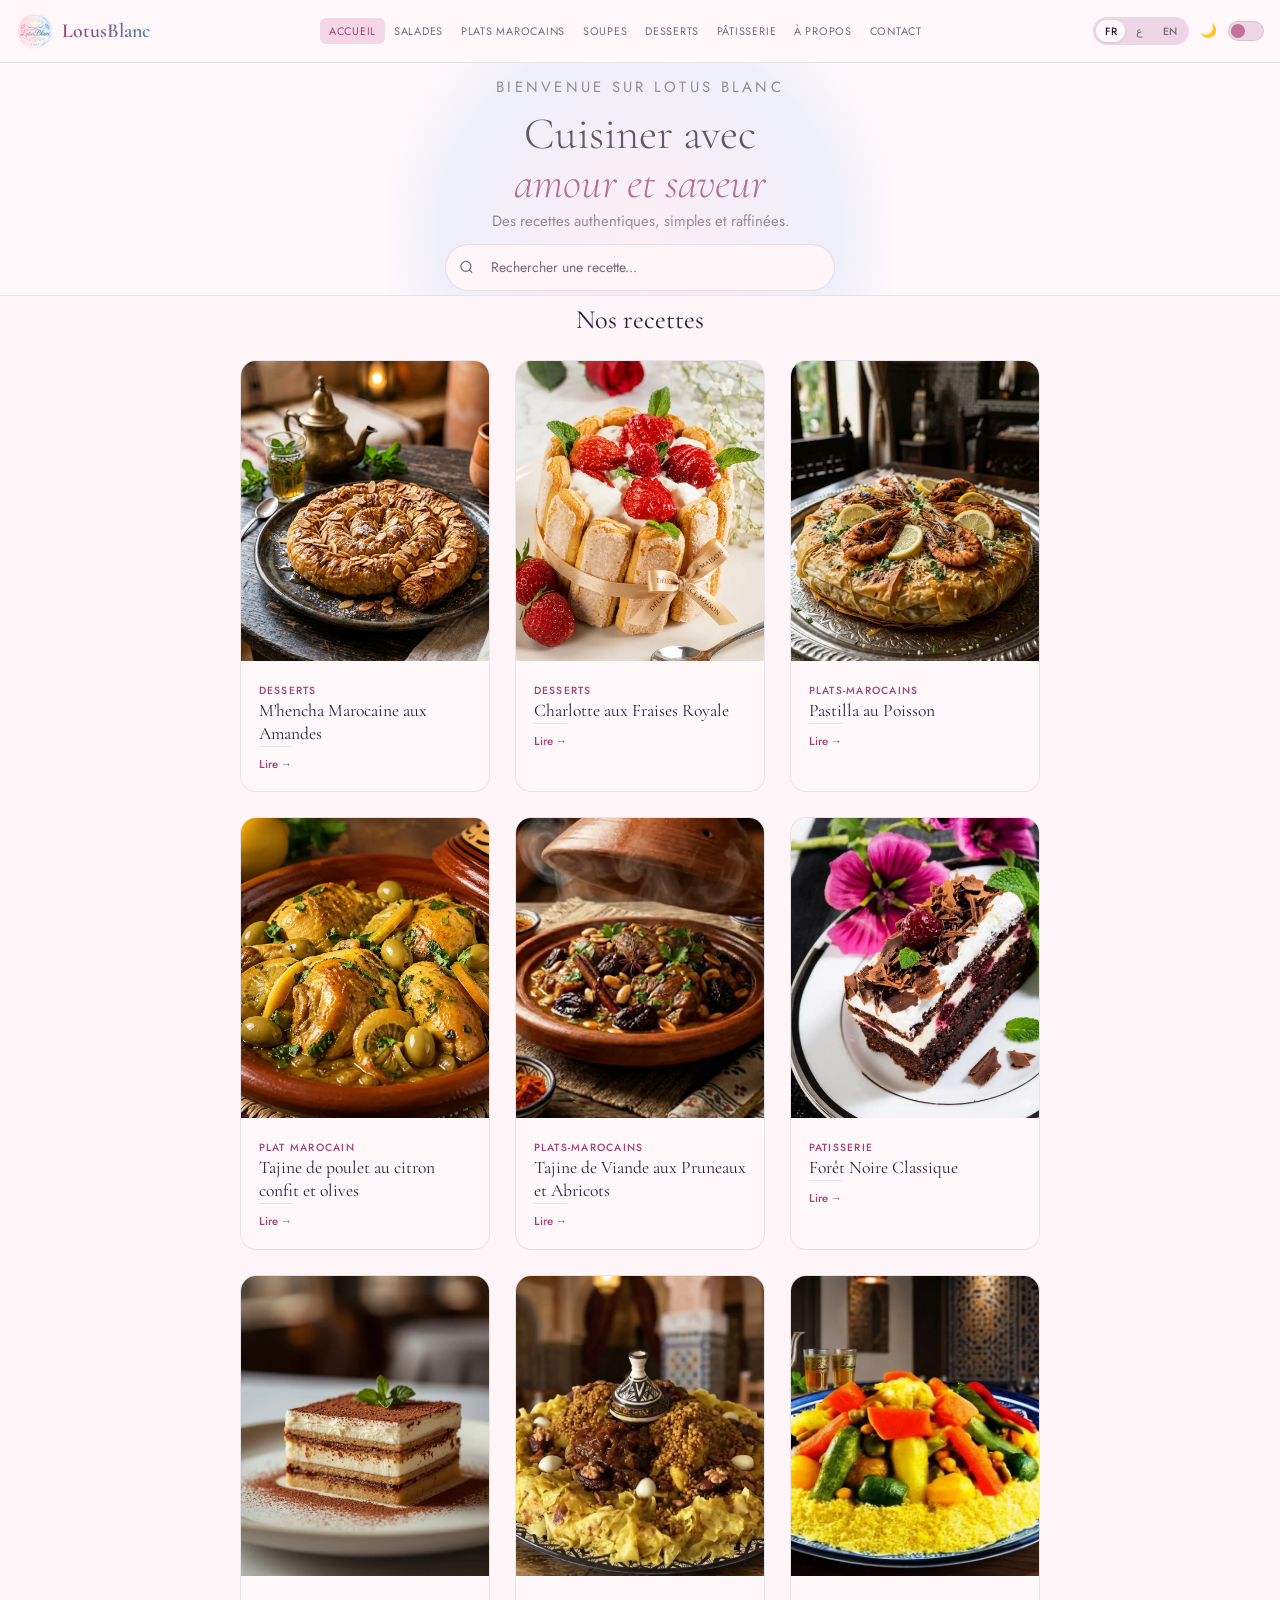
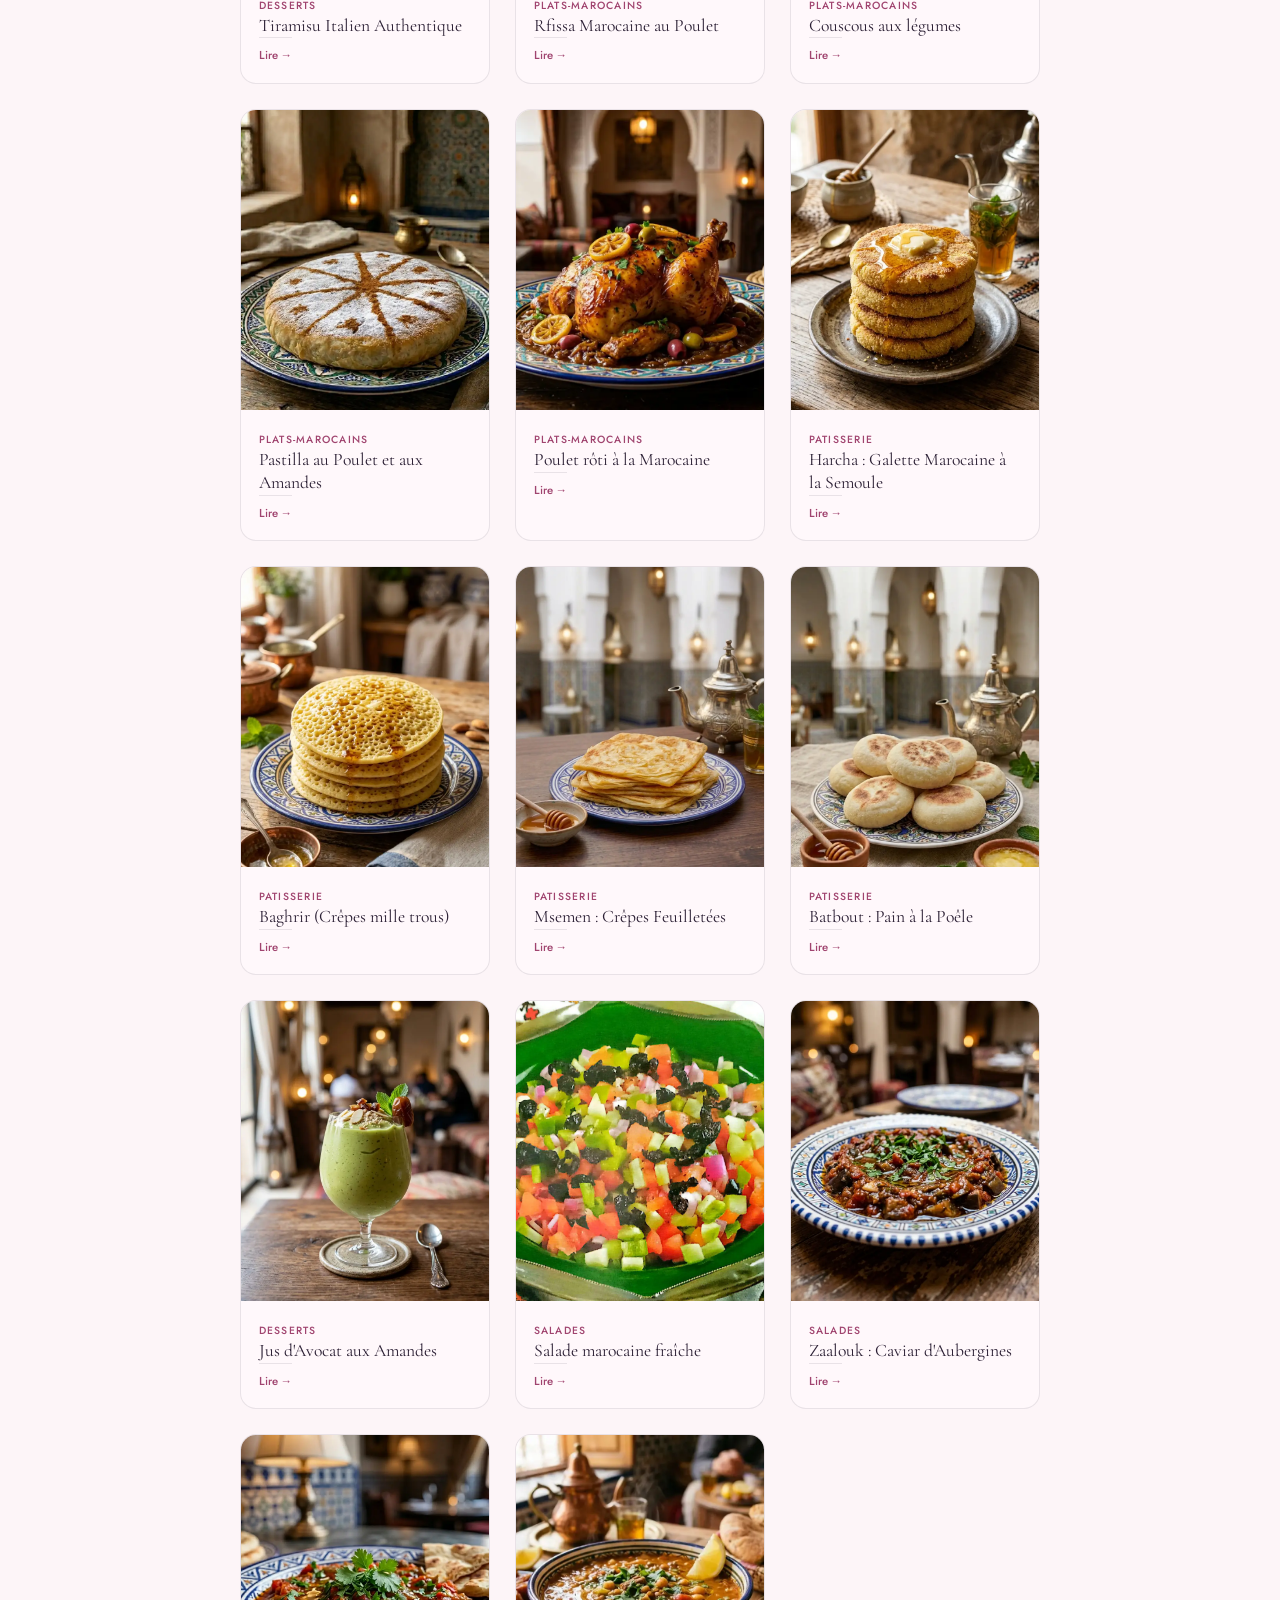
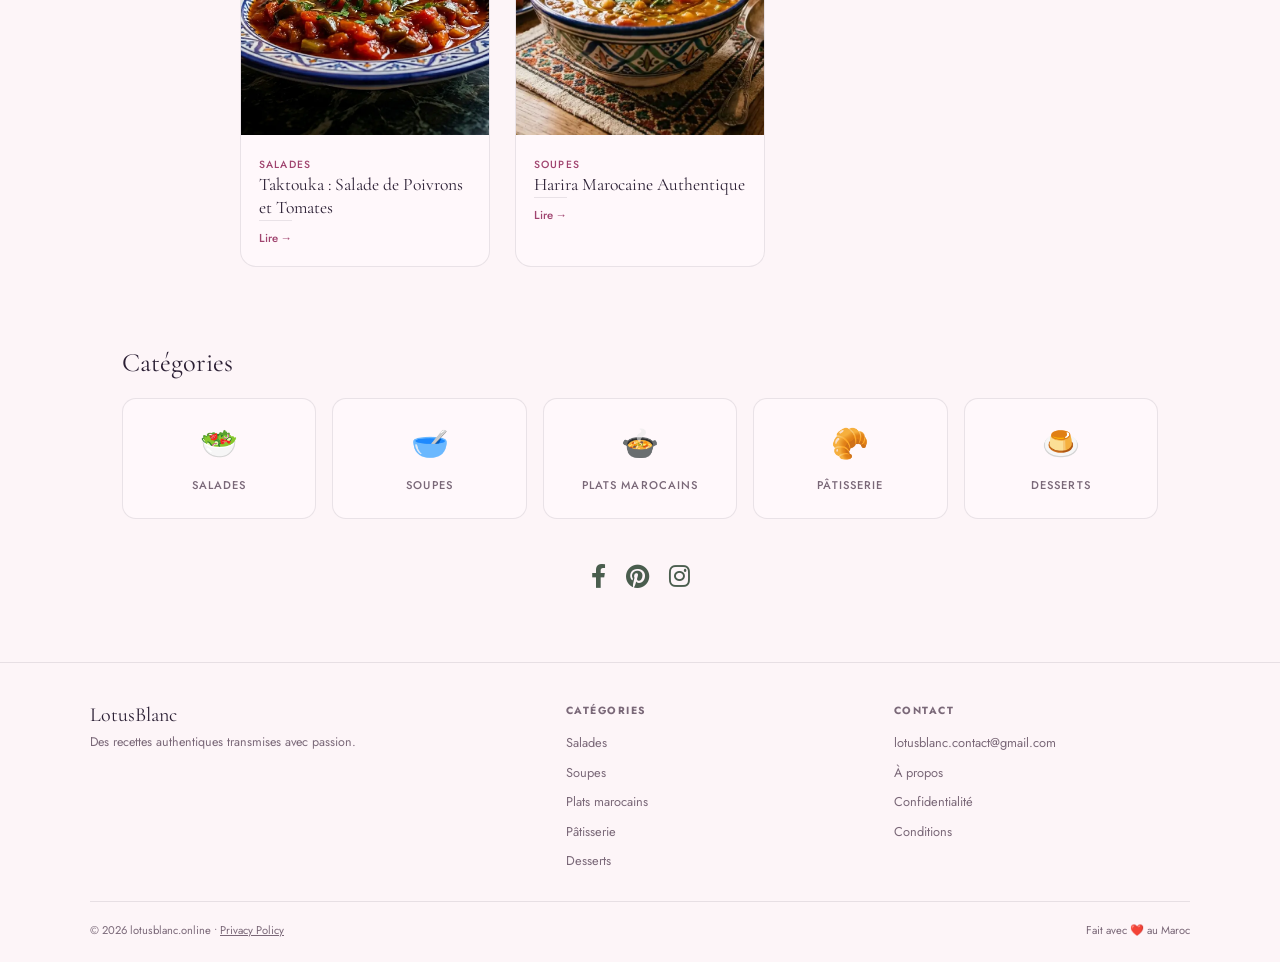
<file: index.html>
<!DOCTYPE html>
<html lang="fr" data-theme="light" dir="ltr">
<head>
    <meta charset="UTF-8"/>
    <meta name="viewport" content="width=device-width, initial-scale=1.0"/>
<script data-cfasync="false" src="https://cmp.gatekeeperconsent.com/min.js"></script>
<script data-cfasync="false" src="https://the.gatekeeperconsent.com/cmp.min.js"></script>

<script async src="//www.ezojs.com/ezoic/sa.min.js"></script>
<script>
    window.ezstandalone = window.ezstandalone || {};
    ezstandalone.cmd = ezstandalone.cmd || [];
</script>
<script src="//ezoicanalytics.com/analytics.js"></script>
    <script async src="https://pagead2.googlesyndication.com/pagead/js/adsbygoogle.js?client=ca-pub-3397433681970345"
     crossorigin="anonymous"></script>
    <title>Recettes Marocaines — Lotus Blanc</title>
    <meta name="google-site-verification" content="aPFOJTKQvkj1MSSjcroBan4xgwFbmGJDCRDD2Rv46A0" />
     <meta name="facebook-domain-verification" content="nqd4lw0if4elaslecgtk9gpojhpq72" />
   
    <meta name="p:domain_verify" content="af4a4e0e0920bd1a32e67c95ecd6333c"/>
    <meta name="description" content="Découvrez les meilleures recettes marocaines et internationales sur Lotus Blanc. Des pâtisseries fines, des plats traditionnels et des desserts gourmands étape par étape."/>
    <meta name="robots" content="index, follow"/>
    <link rel="canonical" href="https://lotusblanc.online/"/>

    <link rel="stylesheet" href="https://cdnjs.cloudflare.com/ajax/libs/font-awesome/6.0.0/css/all.min.css">
    <link href="https://fonts.googleapis.com/css2?family=Cormorant+Garamond:ital,wght@0,300;0,400;0,600;1,300;1,400&family=Jost:wght@300;400;500&display=swap" rel="stylesheet">

       <style>
@import url('https://fonts.googleapis.com/css2?family=Cormorant+Garamond:ital,wght@0,300;0,400;0,600;1,300;1,400&family=Jost:wght@300;400;500&display=swap');
/* 2. كود الـ Scrollbar (زيدي هاد الجزء هنا) */
::-webkit-scrollbar {
    width: 10px;
}

::-webkit-scrollbar-track {
    background: #FDF5F8; /* استعملت اللون الكريمي مباشرة */
}

::-webkit-scrollbar-thumb {
    background: #F5D6E6; /* لون الـ sage-light الوردي */
    border-radius: 10px;
    border: 2px solid #FDF5F8;
}

::-webkit-scrollbar-thumb:hover {
    background: #C0729A; /* لون الـ sage الوردي ملي كنقيسوه */
}
        
.articles-grid {
    display: grid !important;
    /* كيجيب العناصر لوسط السطر */
    justify-content: center !important; 
    
    /* كيخلي الوصفات ياخدو قياس محدد (مثلا 250px) ومايفوتوهش */
    grid-template-columns: repeat(auto-fit, 250px) !important; 
    
    gap: 25px !important;
    max-width: 1200px !important;
    margin: 40px auto !important;
    padding: 0 20px !important;
}

/* ضروري توحدي قياس الصور باش ما تجيش وحدة كبر من وحدة وتخسر السطر */
.art-img {
    height: 300px !important; /* صغرنا الطول شوية باش يجي المنظر متناسق */
    width: 100% !important;
}
    *,*::before,*::after{box-sizing:border-box;margin:0;padding:0}
  

:root{--cream:#FDF5F8;--warm-white:#FFF8FB;--card-bg:#FFF8FB;--sage:#C0729A;--sage-light:#F5D6E6;--sage-dark:#A0446F;--gold:#4A7FB5;--gold-light:#C8DDEF;--charcoal:#2C2035;--muted:#7A6878;--border:rgba(44,32,53,0.10);--header-bg:#FFF8FB;--body-bg:#FDF5F8;--toggle-bg:#EDD6E5;}
[data-theme="dark"]{--cream:#1A1520;--warm-white:#221828;--card-bg:#221828;--sage:#C0729A;--sage-light:#4A1F35;--sage-dark:#E090B8;--gold:#6A9FD5;--gold-light:#1A3550;--charcoal:#F5EEF8;--muted:#B09AB8;--border:rgba(245,238,248,0.10);--header-bg:#160F1C;--body-bg:#1A1520;--toggle-bg:#3A2545;}
html{scroll-behavior:smooth}
body{font-family:'Jost',sans-serif;background:var(--body-bg);color:var(--charcoal);min-height:100vh;transition:background .3s,color .3s}

/* HEADER */
header {
    background: var(--header-bg);
    border-bottom: 1px solid var(--border);
    padding: 0 1rem; /* نقصنا شوية من الجناب */
    position: sticky;
    top: 0;
    z-index: 200;
    transition: background .3s;
    width: 100%; /* ضروري باش يعرف قياس الشاشة */
    box-sizing: border-box; /* باش الـ padding ما يخرجش الهيدر لبرة */
}

nav {
    max-width: 100%; /* بدلي 1400px لـ 100% في الموبايل */
    margin: 0 auto;
    display: flex;
    align-items: center;
    height: 62px;
    justify-content: space-between;
}.logo-wrap{display:flex;align-items:center;gap:8px;text-decoration:none;flex-shrink:0;margin-right:.5rem}
.logo-img{width:38px;height:38px;border-radius:50%;object-fit:cover;flex-shrink:0}
.logo-text{font-family:'Cormorant Garamond',serif;font-size:1.25rem;font-weight:600;background:linear-gradient(90deg,#A0446F,#4A7FB5);-webkit-background-clip:text;-webkit-text-fill-color:transparent;background-clip:text;white-space:nowrap}

.nav-links{display:flex;gap:0;list-style:none;flex:1;justify-content:center;flex-wrap:nowrap}
.nav-links li a{font-size:.68rem;font-weight:400;letter-spacing:.07em;text-transform:uppercase;color:var(--muted);text-decoration:none;padding:.32rem .55rem;border-radius:6px;white-space:nowrap;display:block;transition:color .2s,background .2s}
.nav-links li a:hover,.nav-links li a.active-nav{color:var(--sage-dark);background:var(--sage-light)}

.header-right {
    display: flex;
    align-items: center;
    gap: 8px;
    flex-shrink: 0;
    margin-left: auto;
}

.lang-switcher{display:flex;align-items:center;gap:2px;background:var(--toggle-bg);border-radius:50px;padding:3px;flex-shrink:0}
.lang-btn{font-size:.66rem;font-weight:500;padding:.22rem .55rem;border-radius:50px;border:none;background:transparent;color:var(--muted);cursor:pointer;font-family:'Jost',sans-serif;transition:background .2s,color .2s}
.lang-btn.active{background:var(--card-bg);color:var(--charcoal);box-shadow:0 1px 3px rgba(0,0,0,.08)}

.dark-btn{background:none;border:none;cursor:pointer;font-size:.85rem;line-height:1;padding:.2rem;flex-shrink:0}
.toggle{width:36px;height:20px;background:var(--toggle-bg);border-radius:50px;border:1px solid var(--border);cursor:pointer;position:relative;transition:background .3s;flex-shrink:0}
.toggle::after{content:'';position:absolute;top:2px;left:2px;width:14px;height:14px;border-radius:50%;background:var(--sage);transition:transform .3s}
[data-theme="dark"] .toggle::after{transform:translateX(16px)}

/* الـ Hamburger كيكون مخفي في الشاشة الكبيرة */
.hamburger{display:none;flex-direction:column;gap:4px;cursor:pointer;background:none;border:none;padding:5px;border-radius:6px;flex-shrink:0}
.hamburger span{display:block;width:20px;height:2px;background:var(--charcoal);border-radius:2px;transition:all .25s}
.hamburger.open span:nth-child(1){transform:rotate(45deg) translate(4px,4px)}
.hamburger.open span:nth-child(2){opacity:0;transform:scaleX(0)}
.hamburger.open span:nth-child(3){transform:rotate(-45deg) translate(4px,-4px)}

.mobile-menu{display:none;flex-direction:column;background:var(--header-bg);border-top:1px solid var(--border);padding:.4rem 1.2rem .8rem;transition:background .3s}
.mobile-menu.open{display:flex}
.mobile-menu a {
    font-size: .8rem;
    letter-spacing: .08em;
    text-transform: uppercase;
    color: var(--muted);
    text-decoration: none;
    padding: .65rem 0;
    border-bottom: 1px solid var(--border);
    transition: color .2s;
    text-align: right; 
}
.mobile-menu a:last-child{border-bottom:none}
.mobile-menu a:hover{color:var(--charcoal)}

/* الترتيب ديال الموبايل */
@media(max-width:960px) {
    /* 1. تصغير اللوغو باش نخليو البلاصة */
    .logo-text {
        font-size: 1rem !important; /* نقصناه من 1.25 لـ 1.0 */
    }
    .logo-img {
        width: 30px !important; /* صغرنا الصورة شوية */
        height: 30px !important;
    }

    /* 2. إخفاء الروابط القديمة */
    .nav-links { display: none !important; }

    /* 3. جمع اللغات والمنيو في اليمين بلا زحام */
    .header-right {
        display: flex !important;
        align-items: center;
        gap: 5px; /* مسافة صغيرة بزاف */
        margin-left: auto;
        padding-right: 10px; /* باش ما يخرجش المنيو لبرة */
    }

    /* 4. إظهار اللغات والمنيو */
    .lang-switcher { 
        display: flex !important; 
        transform: scale(0.8); /* تصغير أزرار اللغات */
    }

    .hamburger { 
        display: flex !important; 
        margin-left: 2px;
    }
}
/* GENERAL */
.page-wrap {
    padding-top: 1rem !important; /* قربنا الكارطونات من الهيرو */
    margin-top: 0 !important;
}.breadcrumb{font-size:.75rem;color:var(--muted);margin-bottom:1.5rem}
.breadcrumb a{color:var(--sage-dark);text-decoration:none}
.page-header{margin-bottom:2.5rem;padding-bottom:1.2rem;border-bottom:1px solid var(--border)}
.page-eyebrow{font-size:.68rem;letter-spacing:.2em;text-transform:uppercase;color:var(--sage-dark);margin-bottom:.4rem}
.page-title{font-family:'Cormorant Garamond',serif;font-size:clamp(2rem,5vw,3rem);font-weight:300;color:var(--charcoal)}
.page-title em{font-style:italic;color:var(--sage-dark)}
.section-title{font-family:'Cormorant Garamond',serif;font-size:1.65rem;font-weight:400;color:var(--charcoal)}
.section-eyebrow{font-size:.68rem;letter-spacing:.18em;text-transform:uppercase;color:var(--sage-dark);margin-bottom:.3rem}
.see-all{font-size:.75rem;letter-spacing:.1em;text-transform:uppercase;color:var(--sage-dark);text-decoration:none;font-weight:500}

/* ARTICLES GRID */
.articles-grid{display:grid;grid-template-columns:repeat(4,1fr);gap:1.5rem;padding: 0rem 5% 2rem !important;margin-top: 20px !important;}
.article-card{background:var(--card-bg);border:1px solid var(--border);border-radius:16px;overflow:hidden;cursor:pointer;transition:transform .2s,border-color .2s,background .3s;text-decoration:none;color:inherit;display:block}
.article-card:hover{transform:translateY(-3px);border-color:var(--sage)}
.art-img{height:175px;display:flex;align-items:center;justify-content:center;font-size:3.5rem;overflow:hidden;background:var(--sage-light)}
.art-img img{width:100%;height:100%;object-fit:cover}
.art-body{padding:1rem 1.1rem 1.1rem;display:flex;flex-direction:column;gap:.3rem}
.art-cat{font-size:.65rem;letter-spacing:.12em;text-transform:uppercase;color:var(--sage-dark);font-weight:500}
.art-title{font-family:'Cormorant Garamond',serif;font-size:1.1rem;font-weight:400;color:var(--charcoal);line-height:1.3;flex:1}
.art-lire{font-size:.72rem;color:var(--sage-dark);font-weight:500;margin-top:.4rem;padding-top:.55rem;border-top:1px solid var(--border)}
.art-coming{opacity:.35;cursor:default;pointer-events:none}
.featured-article{grid-row:1/3;grid-column:1}
.featured-article .art-img{height:250px}
.featured-article .art-title{font-size:1.4rem}
.empty-state{text-align:center;padding:4rem 2rem;color:var(--muted);font-size:.9rem;grid-column:1/-1}
.empty-state .empty-icon{font-size:3rem;margin-bottom:1rem;display:block}

/* AD */
.ad-banner-wrap{max-width:1100px;margin:2rem auto 0;padding:0 2rem}
.ad-zone{background:var(--card-bg);border:1px dashed var(--border);border-radius:12px;display:flex;align-items:center;justify-content:center;color:var(--muted);font-size:.72rem;letter-spacing:.08em;text-transform:uppercase;height:90px;width:100%;transition:background .3s}

/* CATEGORIES */
.categories{max-width:1100px;margin:3rem auto;padding:0 2rem}
.cat-grid{display:grid;grid-template-columns:repeat(5,1fr);gap:1rem;margin-top:1.2rem}
.cat-card{background:var(--card-bg);border:1px solid var(--border);border-radius:14px;padding:1.4rem 1rem;text-align:center;cursor:pointer;transition:border-color .2s,transform .2s,background .3s;text-decoration:none;color:inherit;display:block}
.cat-card:hover{border-color:var(--sage);transform:translateY(-2px)}
.cat-icon{font-size:1.9rem;margin-bottom:.45rem;display:block}
.cat-name{font-size:.7rem;letter-spacing:.1em;text-transform:uppercase;color:var(--muted);font-weight:500}

/* HERO */
.hero {
    background: var(--warm-white);
    padding: 0.8rem 1rem 0.3rem !important; 
    text-align: center;
    border-bottom: 1px solid var(--border);
    position: relative;
    overflow: hidden;
    transition: background .3s;
}

.hero + div h2, .hero + div {
    text-align: center !important;
    margin-top: 0.5rem !important;
    margin-bottom: 0.5rem !important;
}

h2 {
    margin-top: 10px !important;
    margin-bottom: 10px !important;
}

/* تعديل الهالة (Glow) باش تولي ذكية */
.hero::before {
    content: '';
    position: absolute;
    top: -80px;
    left: 50%;
    transform: translateX(-50%);
    width: 500px;
    height: 500px;
    /* استعملنا Variables عوض الألوان الثابتة */
    background: radial-gradient(circle, var(--sage-light) 0%, var(--gold-light) 55%, transparent 75%);
    opacity: 0.3;
    pointer-events: none;
    transition: opacity 0.3s, background 0.3s;
}

/* تنقيص جهد الهالة في الـ Dark Mode باش ما تبقاش بقعة بيضاء */
[data-theme="dark"] .hero::before {
    opacity: 0.1; /* خففنا الضو بزاف */
    background: radial-gradient(circle, var(--sage) 0%, transparent 70%);
}

.hero-eyebrow {
    font-size: .7rem;
    letter-spacing: .22em;
    text-transform: uppercase;
    color: var(--sage-dark);
    margin-bottom: 0.6rem;
    display: flex;
    align-items: center;
    justify-content: center;
    gap: 10px;
}

.hero-eyebrow::before, .hero-eyebrow::after {
    content: '';
    width: 28px;
    height: 1px;
    background: var(--sage);
    opacity: .5;
}

.hero h1 {
    font-family: 'Cormorant Garamond', serif;
    font-size: clamp(1.8rem, 5vw, 2.8rem);
    font-weight: 300;
    line-height: 1.1;
    color: var(--charcoal);
    margin-bottom: 0.3rem;
}

/* تعديل الكلمة المائلة في الـ Dark Mode */
.hero h1 em {
    font-style: italic;
    color: var(--sage-dark);
    transition: color 0.3s;
}

.hero > p {
    font-size: .93rem;
    color: var(--muted);
    max-width: 460px;
    margin: 0.2rem auto 0.8rem !important; 
    line-height: 1.2;
    text-align: center;
    display: block;
}

.search-wrap {
    max-width: 390px;
    margin: 0 auto !important;
    position: relative;
}

.search-wrap input {
    width: 100%;
    padding: .78rem 1.2rem .78rem 2.8rem;
    border: 1px solid var(--border);
    border-radius: 50px;
    background: var(--body-bg);
    font-family: 'Jost', sans-serif;
    font-size: .87rem;
    color: var(--charcoal);
    outline: none;
    transition: border-color .2s, background .3s, box-shadow 0.2s;
}

.search-wrap input:focus {
    border-color: var(--sage);
    box-shadow: 0 0 0 3px rgba(192, 114, 154, 0.12);
}

.search-wrap input::placeholder {
    color: var(--muted);
}

.search-icon {
    position: absolute;
    left: .9rem;
    top: 50%;
    transform: translateY(-50%);
    color: var(--muted);
}/* NEWSLETTER */
.newsletter{background:var(--sage-dark);padding:3.5rem 2rem;text-align:center;margin-top:3rem}
.newsletter h2{font-family:'Cormorant Garamond',serif;font-size:1.9rem;font-weight:300;color:white;margin-bottom:.5rem}
.newsletter p{font-size:.85rem;color:rgba(255,255,255,.65);margin-bottom:1.3rem}
.nl-form{display:flex;gap:.7rem;max-width:380px;margin:0 auto}
.nl-form input{flex:1;padding:.7rem 1.1rem;border:1px solid rgba(255,255,255,.25);border-radius:50px;background:rgba(255,255,255,.1);color:white;font-family:'Jost',sans-serif;font-size:.82rem;outline:none}
.nl-form input::placeholder{color:rgba(255,255,255,.5)}
.nl-form button{padding:.7rem 1.3rem;background:var(--gold);color:white;border:none;border-radius:50px;font-family:'Jost',sans-serif;font-size:.78rem;font-weight:500;letter-spacing:.08em;text-transform:uppercase;cursor:pointer;white-space:nowrap;transition:opacity .2s}
.nl-form button:hover{opacity:.85}

/* RECIPE PAGE */
.recipe-wrap{max-width:880px;margin:0 auto;padding:2rem 2rem 5rem}
.back-btn{display:inline-flex;align-items:center;gap:6px;font-size:.75rem;letter-spacing:.08em;text-transform:uppercase;color:var(--muted);cursor:pointer;border:none;background:none;font-family:'Jost',sans-serif;padding:0;margin-bottom:2rem;transition:color .2s;text-decoration:none}
.back-btn:hover{color:var(--charcoal)}
.recipe-hero{display:grid;grid-template-columns:1fr 1fr;gap:2.5rem;margin-bottom:2.5rem;align-items:center}
.recipe-hero-img{border-radius:18px;overflow:hidden;border:1px solid var(--border);aspect-ratio:1;background:var(--sage-light);display:flex;align-items:center;justify-content:center;font-size:5rem}
.recipe-hero-img img{width:100%;height:100%;object-fit:cover}
.badge{display:inline-block;font-size:.65rem;letter-spacing:.14em;text-transform:uppercase;background:var(--sage-light);color:var(--sage-dark);padding:.26rem .75rem;border-radius:50px;margin-bottom:.75rem;font-weight:500}
.recipe-hero-info h1{font-family:'Cormorant Garamond',serif;font-size:2.1rem;font-weight:400;line-height:1.15;color:var(--charcoal);margin-bottom:.8rem}
.recipe-hero-info>p{font-size:.87rem;color:var(--muted);line-height:1.7;margin-bottom:1.3rem}
.recipe-stats{display:grid;grid-template-columns:repeat(4,1fr);background:var(--card-bg);border:1px solid var(--border);border-radius:13px;padding:.9rem;transition:background .3s}
.stat{text-align:center;padding:.35rem 0}
.stat+.stat{border-left:1px solid var(--border)}
.stat-val{display:block;font-family:'Cormorant Garamond',serif;font-size:1.3rem;color:var(--charcoal);line-height:1.2}
.stat-label{font-size:.6rem;letter-spacing:.1em;text-transform:uppercase;color:var(--muted)}
.recipe-body{display:grid;grid-template-columns:240px 1fr;gap:2.5rem;margin-top:2.5rem}
.ingredients-panel{background:var(--card-bg);border:1px solid var(--border);border-radius:15px;padding:1.3rem;height:fit-content;position:sticky;top:78px;transition:background .3s}
.panel-title{font-family:'Cormorant Garamond',serif;font-size:1.2rem;font-weight:400;color:var(--charcoal);margin-bottom:.8rem;padding-bottom:.6rem;border-bottom:1px solid var(--border)}
.ingredient-list{list-style:none}
.ingredient-item{display:flex;align-items:flex-start;padding:.42rem 0;border-bottom:1px solid var(--border);gap:.4rem;font-size:.82rem;color:var(--charcoal)}
.ingredient-item:last-child{border-bottom:none}
.ingredient-item::before{content:'•';color:var(--sage);flex-shrink:0}
.steps-title{font-family:'Cormorant Garamond',serif;font-size:1.35rem;font-weight:400;color:var(--charcoal);margin-bottom:1.2rem;padding-bottom:.6rem;border-bottom:1px solid var(--border)}
.step{display:flex;gap:1rem;margin-bottom:1.5rem}
.step-num{width:27px;height:27px;border-radius:50%;background:var(--sage);color:white;font-size:.75rem;font-weight:500;display:flex;align-items:center;justify-content:center;flex-shrink:0;margin-top:.1rem}
.step-text{font-size:.85rem;color:var(--muted);line-height:1.75;padding-top:.05rem}
.tips-section{margin-top:1.8rem;padding:1.3rem;background:var(--card-bg);border:1px solid var(--border);border-radius:13px;transition:background .3s}
.tips-section h3{font-family:'Cormorant Garamond',serif;font-size:1.2rem;font-weight:400;color:var(--charcoal);margin-bottom:.8rem}
.tips-section ul{list-style:none}
.tips-section li{font-size:.82rem;color:var(--muted);padding:.35rem 0 .35rem 1rem;position:relative;line-height:1.6}
.tips-section li::before{content:'✦';position:absolute;left:0;color:var(--gold);font-size:.55rem;top:.5rem}

/* ABOUT */
.about-wrap{max-width:860px;margin:0 auto;padding:2rem 2rem 5rem}
.about-hero{display:grid;grid-template-columns:1fr 1.6fr;gap:3rem;align-items:center;margin-bottom:3rem;padding-bottom:3rem;border-bottom:1px solid var(--border)}
.about-img{width:100%;aspect-ratio:1;border-radius:50%;background:linear-gradient(135deg,var(--sage-light),var(--gold-light));display:flex;align-items:center;justify-content:center;font-size:5rem;border:3px solid var(--border);position:relative}
.about-img-badge{position:absolute;bottom:8px;right:8px;background:var(--sage-dark);color:white;font-size:.65rem;letter-spacing:.1em;text-transform:uppercase;padding:.32rem .7rem;border-radius:50px;font-weight:500}
.about-intro h1{font-family:'Cormorant Garamond',serif;font-size:2.4rem;font-weight:300;line-height:1.15;color:var(--charcoal);margin-bottom:.9rem}
.about-intro h1 em{font-style:italic;color:var(--sage-dark)}
.about-intro>p{font-size:.88rem;color:var(--muted);line-height:1.8;margin-bottom:.8rem}
.about-stats{display:flex;gap:2rem;margin-top:1.2rem}
.about-stat-num{display:block;font-family:'Cormorant Garamond',serif;font-size:2rem;font-weight:400;color:var(--sage-dark);line-height:1}
.about-stat-label{font-size:.68rem;letter-spacing:.1em;text-transform:uppercase;color:var(--muted)}
.about-section{margin-bottom:2.5rem}
.about-section-title{font-family:'Cormorant Garamond',serif;font-size:1.65rem;font-weight:400;color:var(--charcoal);margin-bottom:.9rem;padding-bottom:.55rem;border-bottom:1px solid var(--border)}
.about-section p{font-size:.88rem;color:var(--muted);line-height:1.85;margin-bottom:.8rem}
.values-grid{display:grid;grid-template-columns:repeat(3,1fr);gap:1rem;margin-top:1.2rem}
.value-card{background:var(--card-bg);border:1px solid var(--border);border-radius:13px;padding:1.3rem 1rem;text-align:center;transition:background .3s}
.value-icon{font-size:1.8rem;margin-bottom:.5rem;display:block}
.value-title{font-family:'Cormorant Garamond',serif;font-size:1rem;font-weight:400;color:var(--charcoal);margin-bottom:.3rem}
.value-desc{font-size:.75rem;color:var(--muted);line-height:1.5}
.contact-box{background:var(--card-bg);border:1px solid var(--border);border-radius:15px;padding:1.8rem;text-align:center;transition:background .3s}
.contact-box h3{font-family:'Cormorant Garamond',serif;font-size:1.45rem;font-weight:400;color:var(--charcoal);margin-bottom:.4rem}
.contact-box p{font-size:.85rem;color:var(--muted);margin-bottom:1.2rem}
.contact-link{display:inline-flex;align-items:center;gap:.5rem;padding:.6rem 1.3rem;border:1px solid var(--border);border-radius:50px;font-size:.8rem;color:var(--charcoal);text-decoration:none;background:var(--body-bg);transition:border-color .2s,background .2s}
.contact-link:hover{border-color:var(--sage);background:var(--sage-light);color:var(--sage-dark)}

/* FOOTER - النسخة المتوافقة مع الـ Dark Mode */
footer {
    background: var(--body-bg); /* غيتبع لون الموقع (أبيض في العادي، غامق في الدارك) */
    padding: 2.5rem 2rem 1.5rem;
    margin-top: auto;
    border-top: 1px solid var(--border);
    transition: background .3s, border-color .3s;
}

.footer-inner {
    max-width: 1100px;
    margin: 0 auto;
    display: grid;
    grid-template-columns: 1.5fr 1fr 1fr;
    gap: 2rem;
    padding-bottom: 1.5rem;
    border-bottom: 1px solid var(--border);
}

.footer-brand-name {
    font-family: 'Cormorant Garamond', serif;
    font-size: 1.25rem;
    color: var(--charcoal); /* اللون الأساسي للنصوص عندك */
    display: block;
    margin-bottom: .4rem;
}

.footer-brand p {
    font-size: .78rem;
    color: var(--muted); /* اللون الباهت للنصوص */
    line-height: 1.6;
}

.footer-col h4 {
    font-size: .65rem;
    letter-spacing: .14em;
    text-transform: uppercase;
    color: var(--muted);
    margin-bottom: .8rem;
}

.footer-col ul {
    list-style: none;
    padding: 0;
}

.footer-col li {
    margin-bottom: .4rem;
}

.footer-col a {
    font-size: .8rem;
    color: var(--muted);
    text-decoration: none;
    transition: color .2s;
}

.footer-col a:hover {
    color: var(--sage-dark); /* لون الهوية عند التمرير */
}

.footer-bottom {
    max-width: 1100px;
    margin: 1.2rem auto 0;
    display: flex;
    justify-content: space-between;
    font-size: .7rem;
    color: var(--muted);
}

/* تعديل للموبايل باش يجي مقاد */
@media (max-width: 768px) {
    .footer-inner {
        grid-template-columns: 1fr;
        gap: 1.5rem;
        text-align: center;
    }
    .footer-bottom {
        flex-direction: column;
        gap: 10px;
        text-align: center;
    }
}
/* RESPONSIVE */

/* 1. للموبايل والتابليت (أقل من 800px) */
@media(max-width:800px){
  .recipe-hero, .recipe-body, .about-hero, .footer-inner { grid-template-columns: 1fr; }
  .ingredients-panel { position: static; }
  .recipe-stats { grid-template-columns: repeat(1fr); }
  .values-grid { grid-template-columns: 1fr 1fr; }
  .footer-bottom { flex-direction: column; gap: .4rem; text-align: center; }
  .nl-form { flex-direction: column; }
  
  /* الوصفات: وصفة وحدة في السطر وطويلة */
  .articles-grid {
      grid-template-columns: 1fr !important;
      gap: 1.5rem !important;
  }
  .featured-article {
      grid-row: auto !important;
      grid-column: 1 !important;
  }
  .art-img {
      height: 300px !important; /* طول كبير للوصفات في التابلت */
      object-fit: cover !important;
  }

  /* الكاتيكوري: 2 في السطر */
  .cat-grid {
      grid-template-columns: repeat(1, 1fr) !important;
      gap: 10px !important;
  }
  .cat-card img, .cat-img { 
      height: 300px !important; 
      object-fit: cover !important;
  }
}

/* 2. للموبايل الصغير (أقل من 500px) - التعديلات النهائية */
@media(max-width:500px) {
   /* كبرنا السطر باش يهز التصويرة الطويلة */
    .articles-grid {
        grid-template-columns: 1fr !important; 
        grid-auto-rows: auto !important; /* كيخلي السطر يتجبد على حساب التصويرة */
        gap: 2rem !important; 
    }

   /* فرض الطول على تصاور الوصفات */
    .art-img {
        height: 350px !important; /* جربي 350px باش يبان ليك الفرق مزيان */
        min-height: 350px !important; /* باش نفرضو عليها ماتصغارش */
        width: 100% !important;
        object-fit: cover !important;
    }
  /* الكاتيكوري: نكبرو حتى الـ Grid ديالهم */
    .cat-grid {
        grid-template-columns: repeat(2, 1fr) !important;
        grid-auto-rows: min-content !important; 
        gap: 15px !important;
    }
   /* فرض الطول على تصاور الكاتيكوري */
    .cat-card img, .cat-img { 
        height: 300px !important; 
        min-height: 300px !important;
        width: 100% !important;
        object-fit: cover !important;
    }

    /* سنطرة العنوان */
    .section-title {
        text-align: center !important;
        width: 100% !important;
        display: block !important;
        margin: 0 auto 10px auto !important;
    }
}
    /* هاد الجزء هو اللي كتحط فيه كود CSS */
        
        .social-links {
            display: flex;
            justify-content: center;
            gap: 20px;
            padding: 20px;
            margin-top: 20px;
        }

        .social-icon {
            color: #4A5D4E; /* لون Lotus Blanc الأخضر */
            font-size: 24px;
            transition: transform 0.3s ease, color 0.3s ease;
            text-decoration: none;
        }

[data-theme="dark"] .social-icon {
    color: var(--muted); /* غيستعمل اللون الباهت اللي ديجا معرف عندك في الدارك مود */
}
        .social-icon:hover {
            color: #c19a6b; /* كيتغير اللون ملي كتحط السهم */
            transform: translateY(-3px);
        }
        [data-theme="dark"] .social-icon:hover {
    color: var(--sage); /* غيولي اللون وردي مالي تقيسو في الدارك مود */
}
           /* BACK TO TOP BUTTON STYLE */
#backToTop {
    position: fixed;
    bottom: 25px;
    left: 50%;
    transform: translateX(-50%);
    background: var(--sage);
    color: white;
    border: 1px solid var(--border);
    width: 45px;
    height: 45px;
    border-radius: 50%;
    font-size: 20px;
    cursor: pointer;
    box-shadow: 0 4px 10px rgba(0, 0, 0, 0.1);
    z-index: 999;
    /* هادي هي اللي غاتخليه مخفي ف الأول */
    display: none; 
    align-items: center;
    justify-content: center;
    transition: background 0.3s, transform 0.3s;
}

#backToTop:hover {
    background: var(--sage-dark);
    transform: translateX(-50%) translateY(-3px);
}

[data-theme="dark"] #backToTop {
    background: var(--sage-light);
    color: var(--body-bg);
}
[data-theme="dark"] #backToTop:hover {
    background: var(--sage);
}
    </style>
</head>
<body>
<header>
  <nav>
    <a class="logo-wrap" href="index.html"><img src="photos/logo.png" alt="Lotus Blanc" class="logo-img"/><span class="logo-text">LotusBlanc</span></a>
    <ul class="nav-links"><li><a href="index.html" class="active-nav" data-fr="Accueil" data-ar="الرئيسية" data-en="Home">Accueil</a></li><li><a href="salades.html" data-fr="Salades" data-ar="سلطات" data-en="Salads">Salades</a></li><li><a href="plats-marocains.html" data-fr="Plats marocains" data-ar="أطباق مغربية" data-en="Moroccan">Plats marocains</a></li><li><a href="soupes.html" data-fr="Soupes" data-ar="شوربات" data-en="Soups">Soupes</a></li><li><a href="desserts.html" data-fr="Desserts" data-ar="تحلية" data-en="Desserts">Desserts</a></li><li><a href="patisserie.html" data-fr="Pâtisserie" data-ar="حلويات" data-en="Pastry">Pâtisserie</a></li><li><a href="about.html" data-fr="À propos" data-ar="من نحن" data-en="About">À propos</a></li><li><a href="mailto:lotusblanc.contact@gmail.com" data-fr="Contact" data-ar="تواصل" data-en="Contact">Contact</a></li></ul>
    <div class="header-right">
      <div class="lang-switcher">
        <button class="lang-btn active" onclick="setLang('fr')">FR</button>
        <button class="lang-btn" onclick="setLang('ar')">ع</button>
        <button class="lang-btn" onclick="setLang('en')">EN</button>
      </div>
      <span id="toggle-icon" class="dark-btn" onclick="toggleTheme()">🌙</span>
      <div class="toggle" onclick="toggleTheme()"></div>
      <button class="hamburger" id="hamburger" onclick="toggleMenu()"><span></span><span></span><span></span></button>
    </div>
    <!-- هادا HTML كيتحط وسط الـ body -->
  
</nav>
  </nav>
  <div class="mobile-menu" id="mobile-menu"><a href="index.html" data-fr="Accueil" data-ar="الرئيسية" data-en="Home">Accueil</a><a href="salades.html" data-fr="Salades" data-ar="سلطات" data-en="Salads">Salades</a><a href="plats-marocains.html" data-fr="Plats marocains" data-ar="أطباق مغربية" data-en="Moroccan">Plats marocains</a><a href="soupes.html" data-fr="Soupes" data-ar="شوربات" data-en="Soups">Soupes</a><a href="desserts.html" data-fr="Desserts" data-ar="تحلية" data-en="Desserts">Desserts</a><a href="patisserie.html" data-fr="Pâtisserie" data-ar="حلويات" data-en="Pastry">Pâtisserie</a><a href="about.html" data-fr="À propos" data-ar="من نحن" data-en="About">À propos</a><a href="mailto:lotusblanc.contact@gmail.com" data-fr="Contact" data-ar="تواصل" data-en="Contact">Contact</a></div>
</header>
    
<section class="hero">
  <p class="hero-eyebrow" data-fr="Bienvenue sur Lotus Blanc" data-ar="مرحباً بكم في لوتس بلان" data-en="Welcome to Lotus Blanc">Bienvenue sur Lotus Blanc</p>
  <h1><span data-fr="Cuisiner avec" data-ar="الطبخ" data-en="Cooking with">Cuisiner avec</span><br/><em data-fr="amour et saveur" data-ar="بحب وشهية" data-en="love and flavor">amour et saveur</em></h1>
  <p data-fr="Des recettes authentiques, simples et raffinées." data-ar="وصفات أصيلة وبسيطة." data-en="Authentic and simple recipes.">Des recettes authentiques, simples et raffinées.</p>
  <div class="search-wrap">
    <svg class="search-icon" width="15" height="15" viewBox="0 0 24 24" fill="none" stroke="currentColor" stroke-width="2"><circle cx="11" cy="11" r="8"/><path d="m21 21-4.35-4.35"/></svg>
    <input type="text" id="searchInput" data-placeholder-fr="Rechercher une recette..." data-placeholder-ar="ابحث عن وصفة..." data-placeholder-en="Search a recipe..." placeholder="Rechercher une recette..."/>
  </div>
</section>

  
  <!-- هاد الكود غايجيب "Nos recettes" للوسط ويطلعها للفوق -->
<div style="width:100%; margin:0 auto; text-align:center; padding:0; position: relative; z-index: 10;">
  <div style="display:block; text-align:center; margin-bottom: 1.5rem;"> <!-- زدنا شوية هاد الهامش -->
    <h2 class="section-title" data-fr="Nos recettes" data-ar="وصفاتنا" data-en="Our recipes" style="text-align:center; width:100%;">Nos recettes</h2>
  </div>
</div>
  
  
  <div class="articles-grid" id="home-grid"></div>
</div>
<section class="categories" style="margin-bottom:3rem;">
  <h2 class="section-title" data-fr="Catégories" data-ar="الفئات" data-en="Categories">Catégories</h2>
  <div class="cat-grid">
    <a class="cat-card" href="salades.html"><span class="cat-icon">🥗</span><span class="cat-name" data-fr="Salades" data-ar="سلطات" data-en="Salads">Salades</span></a>
    <a class="cat-card" href="soupes.html"><span class="cat-icon">🥣</span><span class="cat-name" data-fr="Soupes" data-ar="شوربات" data-en="Soups">Soupes</span></a>
    <a class="cat-card" href="plats-marocains.html"><span class="cat-icon">🍲</span><span class="cat-name" data-fr="Plats marocains" data-ar="أطباق مغربية" data-en="Moroccan">Plats marocains</span></a>
    <a class="cat-card" href="patisserie.html"><span class="cat-icon">🥐</span><span class="cat-name" data-fr="Pâtisserie" data-ar="حلويات" data-en="Pastry">Pâtisserie</span></a>
    <a class="cat-card" href="desserts.html"><span class="cat-icon">🍮</span><span class="cat-name" data-fr="Desserts" data-ar="تحلية" data-en="Desserts">Desserts</span></a>
  </div>
    
    <div class="social-links">
    <a href="https://www.facebook.com/profile.php?id=61589518094362" target="_blank" class="social-icon">
        <i class="fab fa-facebook-f"></i>
    </a>
    
    <a href="https://www.pinterest.com/lotusblanccontact" target="_blank" class="social-icon">
        <i class="fab fa-pinterest"></i>
    </a>
    
    <a href="https://www.instagram.com/lotusblanc.contact" target="_blank" class="social-icon">
        <i class="fab fa-instagram"></i>
    </a>
</div>
</section>


<footer>
  <div class="footer-inner">
    <div class="footer-brand">
        <span class="footer-brand-name">LotusBlanc</span>
        <p class="lang" data-fr="Des recettes authentiques transmises avec passion." data-ar="وصفات أصيلة تنقل بشغف." data-en="Authentic recipes shared with passion.">Des recettes authentiques transmises avec passion.</p>
    </div>
    <div class="footer-col">
        <h4 class="lang" data-fr="Catégories" data-ar="الفئات" data-en="Categories">Catégories</h4>
        <ul>
          <li><a href="salades.html" class="lang" data-fr="Salades" data-ar="سلطات" data-en="Salads">Salades</a></li>
          <li><a href="soupes.html" class="lang" data-fr="Soupes" data-ar="شوربات" data-en="Soups">Soupes</a></li>
          <li><a href="plats-marocains.html" class="lang" data-fr="Plats marocains" data-ar="أطباق مغربية" data-en="Moroccan Dishes">Plats marocains</a></li>
          <li><a href="patisserie.html" class="lang" data-fr="Pâtisserie" data-ar="حلويات" data-en="Pastry">Pâtisserie</a></li>
          <li><a href="desserts.html" class="lang" data-fr="Desserts" data-ar="تحلية" data-en="Desserts">Desserts</a></li>
        </ul>
    </div>
    
    <div class="footer-col">
        <h4 class="lang" data-fr="Contact" data-ar="اتصال" data-en="Contact">Contact</h4>
        <ul>
            <li><a href="mailto:lotusblanc.contact@gmail.com">lotusblanc.contact@gmail.com</a></li>
            <li><a href="about.html" class="lang" data-fr="À propos" data-ar="من نحن" data-en="About Us">À propos</a></li>
            <li><a href="privacy.html" class="lang" data-fr="Confidentialité" data-ar="سياسة الخصوصية" data-en="Privacy Policy">Confidentialité</a></li>
            <li><a href="terms.html" class="lang" data-fr="Conditions" data-ar="شروط الاستخدام" data-en="Terms">Conditions</a></li>
        </ul>
    </div>
  </div>

  <div class="footer-bottom">
    <p>© 2026 lotusblanc.online • <a href="privacy.html" class="lang" data-fr="Privacy Policy" data-ar="سياسة الخصوصية" data-en="Privacy Policy" style="color: inherit; text-decoration: underline;">Privacy Policy</a></p>
    <p class="lang" data-fr="Fait avec ❤️ au Maroc" data-ar="صنع بـ ❤️ في المغرب" data-en="Made with ❤️ in Morocco">Fait avec ❤️ au Maroc</p>
  </div>
</footer>
  <script>

var currentLang = localStorage.getItem('lb-lang') || 'fr';
function toggleTheme() {
  var html = document.documentElement;
  var isDark = html.getAttribute('data-theme') === 'dark';
  html.setAttribute('data-theme', isDark ? 'light' : 'dark');
  var ti = document.getElementById('toggle-icon');
  if (ti) ti.textContent = isDark ? '🌙' : '☀️';
  localStorage.setItem('lb-theme', isDark ? 'light' : 'dark');
}function setLang(lang) {
  currentLang = lang;
  localStorage.setItem('lb-lang', lang);

  // تحديث حالة أزرار اللغة
  document.querySelectorAll('.lang-btn').forEach(function(btn) {
    var map = {fr:'FR', ar:'ع', en:'EN'};
    btn.classList.toggle('active', btn.textContent.trim() === map[lang]);
  });

  // تحديد اتجاه الصفحة (RTL للعربية و LTR للآخرين)
  document.documentElement.setAttribute('dir', lang === 'ar' ? 'rtl' : 'ltr');

  // تغيير النصوص العادية والـ placeholders
  document.querySelectorAll('[data-fr]').forEach(function(el) {
    var val = el.getAttribute('data-' + lang) || el.getAttribute('data-fr');
    if (!val) return;
    if (el.tagName === 'INPUT' || el.tagName === 'TEXTAREA') el.placeholder = val;
    else el.textContent = val;
  });

  document.querySelectorAll('[data-placeholder-fr]').forEach(function(el) {
    el.placeholder = el.getAttribute('data-placeholder-' + lang) || el.getAttribute('data-placeholder-fr');
  });

  // --- التعديلات الجديدة الخاصة بـ "وصفة اليوم" ---
  const featuredInfo = document.querySelector('.featured-info');
  const metaTags = document.querySelector('.meta-tags');
  const featuredCard = document.querySelector('.featured-card');
  const btnFeatured = document.querySelector('.btn-featured');

  if (featuredInfo && metaTags && featuredCard) {
      // تعديل محاذاة النص
      featuredInfo.style.textAlign = (lang === 'ar') ? 'right' : 'left';
      
      // تعديل ترتيب العناصر (الأيقونات والزر)
      metaTags.style.justifyContent = (lang === 'ar') ? 'flex-start' : 'flex-end';
      
      if (btnFeatured) {
          btnFeatured.style.marginLeft = (lang === 'ar') ? 'auto' : '0';
          btnFeatured.style.marginRight = (lang === 'ar') ? '0' : 'auto';
      }

      // قلب الكارطونة (التصويرة تولي على اليمين في العربية)
      featuredCard.style.direction = (lang === 'ar') ? 'rtl' : 'ltr';
  }
  // --- نهاية التعديلات الجديدة ---

  if (typeof onLangChange === 'function') onLangChange(lang);
}
function toggleMenu() {
  var menu = document.getElementById('mobile-menu');
  var btn = document.getElementById('hamburger');
  if (menu) menu.classList.toggle('open');
  if (btn) btn.classList.toggle('open');
}
window.addEventListener('DOMContentLoaded', function() {
  if (localStorage.getItem('lb-theme') === 'dark') {
    document.documentElement.setAttribute('data-theme', 'dark');
    var ti = document.getElementById('toggle-icon');
    if (ti) ti.textContent = '☀️';
  }
  if (currentLang !== 'fr') setLang(currentLang);
});

var ARTICLES_DATA = {"salades": [{"id": "salata-maghribiya", "titre_fr": "Salade marocaine fraîche", "titre_ar": "السلطة المغربية الطازجة", "titre_en": "Fresh Moroccan Salad", "desc_fr": "Une salade colorée et croquante avec des légumes frais.", "desc_ar": "سلطة ملونة ومقرمشة من خضروات طازجة.", "desc_en": "A colorful and crunchy salad with fresh vegetables.", "temps": "10 min", "portions": 4, "difficulte": "●○○", "photo": "photos/salata.webp", "cat_fr": "Salade", "cat_ar": "سلطة", "cat_en": "Salad", "ingredients_fr": ["1 poivron vert", "2 tomates", "1 petit concombre", "1 petit oignon", "Sel & épices", "Huile", "Jus de citron ou vinaigre", "Olives noires (décoration)"], "ingredients_ar": ["فلفل أخضر", "حبتان طماطم", "خيارة صغيرة", "بصلة صغيرة", "ملح وأبزار", "زيت", "عصير الحامض أو الخل", "زيتون أسود (للتزيين)"], "ingredients_en": ["1 green pepper", "2 tomatoes", "1 small cucumber", "1 small onion", "Salt & spices", "Oil", "Lemon juice or vinegar", "Black olives (garnish)"], "etapes_fr": ["Laver et couper tous les légumes en petits dés. Placer dans un bol.", "Mélanger sel, épices, huile et jus de citron pour la vinaigrette.", "Disposer les légumes dans le plat, arroser de vinaigrette et décorer d'olives noires."], "etapes_ar": ["تغسل الخضر جيدا وتقطع قطعا صغيرة وتوضع في آنية.", "يخلط الملح والأبزار والزيت وعصير الحامض لتحضير الصلصة.", "توضع قطع الخضر في طبق التقديم وتسقى بالصلصة وتزين بالزيتون الأسود."], "etapes_en": ["Wash and cut all vegetables into small cubes. Place in a bowl.", "Mix salt, spices, oil and lemon juice for the dressing.", "Arrange vegetables in serving dish, drizzle with dressing and garnish with black olives."], "date": "2025-04-25"}], "soupes": [], "plats-marocains": [{"id": "tajine-poulet", "titre_fr": "Tajine de poulet au citron confit et olives", "titre_ar": "طاجين الدجاج بالحامض المصير والزيتون", "titre_en": "Chicken Tagine with Preserved Lemon and Olives", "desc_fr": "Un délicieux plat marocain riche en saveurs, préparé avec du poulet tendre, du citron confit et des olives.", "desc_ar": "طبق مغربي لذيذ غني بالنكهات، يحضر بالدجاج الطري والحامض المصير والزيتون.", "desc_en": "A delicious Moroccan dish full of flavor, made with tender chicken, preserved lemon, and olives.", "temps": "60 min", "portions": 4, "difficulte": "●●○", "photo": "photos/tajine-poulet.webp", "cat_fr": "Plat marocain", "cat_ar": "طبق مغربي", "cat_en": "Moroccan dish", "ingredients_fr": ["1 poulet coupé en morceaux", "1 oignon haché", "2 gousses d'ail", "1 citron confit", "100g d'olives vertes", "2 cuillères d'huile d'olive", "Sel, poivre, gingembre, curcuma", "Un peu de coriandre et persil"], "ingredients_ar": ["دجاجة مقطعة", "بصلة مفرومة", "فصان من الثوم", "حامضة مصيرة", "100 غ زيتون أخضر", "2 ملاعق زيت الزيتون", "ملح، إبزار، سكنجبير، كركم", "قليل من القزبور والمعدنوس"], "ingredients_en": ["1 whole chicken cut into pieces", "1 chopped onion", "2 garlic cloves", "1 preserved lemon", "100g green olives", "2 tablespoons olive oil", "Salt, pepper, ginger, turmeric", "Some coriander and parsley"], "etapes_fr": ["Faire revenir l'oignon et l'ail dans un peu d'huile d'olive.", "Ajouter le poulet et les épices puis bien mélanger.", "Ajouter un peu d'eau et laisser cuire à feu moyen.", "Ajouter le citron confit et les olives en fin de cuisson.", "Décorer avec coriandre et persil puis servir chaud."], "etapes_ar": ["نقلي البصلة والثوم في قليل من زيت الزيتون.", "نضيف الدجاج والتوابل ونخلط جيدا.", "نضيف القليل من الماء ونتركه يطهى على نار متوسطة.", "نضيف الحامض المصير والزيتون في الأخير.", "نزين بالقزبور والمعدنوس ونقدم ساخنا."], "etapes_en": ["Fry the onion and garlic in a little olive oil.", "Add the chicken and spices and mix well.", "Add a little water and let it cook on medium heat.", "Add preserved lemon and olives at the end.", "Garnish with herbs and serve hot."], "date": "2026-04-26"}], "patisserie": [], "desserts": []};

var catMap = {
  'salades': {fr:'Salade', ar:'سلطة', en:'Salad', icon:'🥗'},
  'soupes': {fr:'Soupe', ar:'شوربة', en:'Soup', icon:'🥣'},
  'plats-marocains': {fr:'Plat marocain', ar:'طبق مغربي', en:'Moroccan dish', icon:'🍲'},
  'patisserie': {fr:'Pâtisserie', ar:'حلويات', en:'Pastry', icon:'🥐'},
  'desserts': {fr:'Dessert', ar:'تحلية', en:'Dessert', icon:'🍮'}
};

function makeCard(a, featured, index) { 
  var cls = featured ? 'article-card featured-article' : 'article-card';
  var currentLang = window.currentLang || 'fr'; 
  var titre = a['titre_' + currentLang] || a.titre_fr;
  var photo = a.photo ? a.photo : (a.photo_b64 ? a.photo_b64 : '');
  var category = a._cat; 
  
  // 1. تحديد الرابط (URL) - من المهم الإبقاء على هذا الجزء لضمان توجيه الطاجين للملف الجديد
  var url;
  if (a.id === "tajine-poulet") {
      url = 'https://lotusblanc.online/tajine-poulet.html';
  } else {
      url = 'https://lotusblanc.online/recette.html?cat=' + category + '&id=' + a.id;
  }
  
  // 2. إعداد اللغات فقط (حذفنا متغيرات Pinterest و WhatsApp)
  var lire = {fr:'Lire →', ar:'اقرأ →', en:'Read →'};
  var loadingStrategy = (index === 0) ? 'eager' : 'lazy';

  // --- بناء الهيكل (HTML) ---
  var html = '<div class="' + cls + '">';
  
  // الكليك على الصورة يوجه للرابط المحدد فوق
  html += '<a href="' + url + '" style="text-decoration:none; color:inherit;">';
  html += '<div class="art-img">';
  
  if (photo) {
      html += '<img src="' + photo + '" alt="' + titre + '" loading="' + loadingStrategy + '">';
  } else {
      html += '<div style="font-size:2.5rem;background:#f0f0f0;height:100%;display:flex;align-items:center;justify-content:center">🍲</div>';
  }
  
  html += '</div>';
  html += '<div class="art-body">';
  html += '<span class="art-cat">' + (a['cat_' + currentLang] || category) + '</span>';
  html += '<h3 class="art-title">' + titre + '</h3>';
  html += '</a>'; // نهاية رابط العنوان والصورة

  // زر "اقرأ المزيد" فقط، بدون أزرار المشاركة
  html += '<a href="' + url + '" style="text-decoration:none; color:inherit;">';
  html += '<span class="art-lire">' + (lire[currentLang] || 'Lire →') + '</span>';
  html += '</div></a>';
  
  html += '</div>'; 
  
  return html;
}

function makePlaceholder(featured) {
  var cls = featured ? 'article-card art-coming featured-article' : 'article-card art-coming';
  var bientot = {fr:'Bientôt...', ar:'قريباً...', en:'Soon...'};
  var nouvelle = {fr:'Nouvelle recette', ar:'وصفة جديدة', en:'New recipe'};
  return '<div class="' + cls + '"><div class="art-img" style="font-size:2.5rem;background:var(--sage-light)">+</div><div class="art-body"><span class="art-cat">' + (bientot[currentLang]||'Bientôt...') + '</span><h3 class="art-title">' + (nouvelle[currentLang]||'Nouvelle recette') + '</h3></div></div>';
}

 let allArticlesForSearch = []; 

function renderHome(filteredData = null) {
    var grid = document.getElementById('home-grid');
    // البحث عن القسم الذي يحتوي على وصفة اليوم
    var recipeDaySection = document.querySelector('.recipe-of-the-day'); 
    
    if (!grid) return;

    if (filteredData) {
        // إذا كان المستخدم يبحث (يوجد نص في الخانة)
        if (recipeDaySection) recipeDaySection.style.display = 'none'; 
        displayArticles(filteredData, grid);
        return;
    }

    // إذا لم يكن هناك بحث (الحالة العادية)
    if (recipeDaySection) recipeDaySection.style.display = 'block'; 

    fetch('articles.json?v=' + Date.now())
        .then(r => r.json())
        .then(data => {
            allArticlesForSearch = [];
            var cats = ['salades','soupes','plats-marocains','patisserie','desserts'];
            cats.forEach(function(cat) {
                (data[cat] || []).forEach(function(item) {
                    item._cat = cat;
                    allArticlesForSearch.push(item);
                });
            });
            allArticlesForSearch.sort((a,b) => (b.date || '').localeCompare(a.date || ''));
            displayArticles(allArticlesForSearch, grid);
        });
}

function displayArticles(articles, grid) {
    var html = '';
    if (articles.length > 0) {
        articles.forEach(function(item, index) {
            // رديناها false باش كاع الكارطات يرجعو صغار وقد قد
            var isFeatured = false; 
            html += makeCard(item, isFeatured, index);
        });
    } else {
        html = '<p style="text-align:center; grid-column: 1/-1; padding: 2rem;">Aucune recette trouvée / لا توجد وصفات</p>';
    }
    grid.innerHTML = html;
}// هادي هي اللي كتربط البحث وكتفتح الموقع
document.addEventListener('DOMContentLoaded', function() {
    renderHome(); // كيعمر allArticlesForSearch وكيبين الصفحة

    const searchInput = document.getElementById('searchInput');
    const recipeDaySection = document.querySelector('.recipe-of-the-day');

    if (searchInput) {
        searchInput.addEventListener('input', function(e) {
            const term = e.target.value.toLowerCase().trim();
            const grid = document.getElementById('home-grid');

            if (term === "") {
                // رجّع "وصفة اليوم" وبَيّن كاع المقالات
                if (recipeDaySection) {
                    recipeDaySection.style.setProperty('display', 'block', 'important');
                }
                displayArticles(allArticlesForSearch, grid);
            } else {
                // كاين بحث: خبي "وصفة اليوم" وصفي النتائج
                if (recipeDaySection) {
                    recipeDaySection.style.setProperty('display', 'none', 'important');
                }
                
                const filtered = allArticlesForSearch.filter(art => {
                    const tFr = (art.titre_fr || "").toLowerCase();
                    const tAr = (art.titre_ar || "").toLowerCase();
                    const tEn = (art.titre_en || "").toLowerCase();
                    const cat = (art._cat || "").toLowerCase();
                    
                    return tFr.includes(term) || tAr.includes(term) || tEn.includes(term) || cat.includes(term);
                });
                
                displayArticles(filtered, grid);
                
                // سكرول للفوق باش يشوف النتائج الأولى
                window.scrollTo({ top: 0, behavior: 'smooth' });
            }
        });
    }
});
function onLangChange(lang) {
    // تحديث اللغة العالمية
    window.currentLang = lang; 

    // 1. إعادة عرض المقالات باللغة الجديدة
    if (allArticlesForSearch.length > 0) {
        renderHome(allArticlesForSearch);
    }

    // 2. تحديث Placeholder ديال البحث
    const searchInput = document.getElementById('searchInput');
    if (searchInput) {
        const newPlaceholder = searchInput.getAttribute('data-placeholder-' + lang);
        if (newPlaceholder) {
            searchInput.placeholder = newPlaceholder;
        }
    }
}
      window.addEventListener('scroll', function() {
    var backToTopButton = document.getElementById('backToTop');
    if (window.scrollY > 300) {
        backToTopButton.style.display = 'flex';
    } else {
        backToTopButton.style.display = 'none';
    }
});

// كود الضغطة باش يطلع لفوق
document.getElementById('backToTop').addEventListener('click', function() {
    window.scrollTo({ top: 0, behavior: 'smooth' });
});
</script>

<!-- الزر كيكون هو اللخر قبل ما نسدو الـ body -->
    <button id="backToTop" title="العودة للأعلى">↑</button>

    <!-- السكربت ضروري يكون هو آخر حاجة -->
    <script src="script.js"></script>
</body>
</html>
</file>
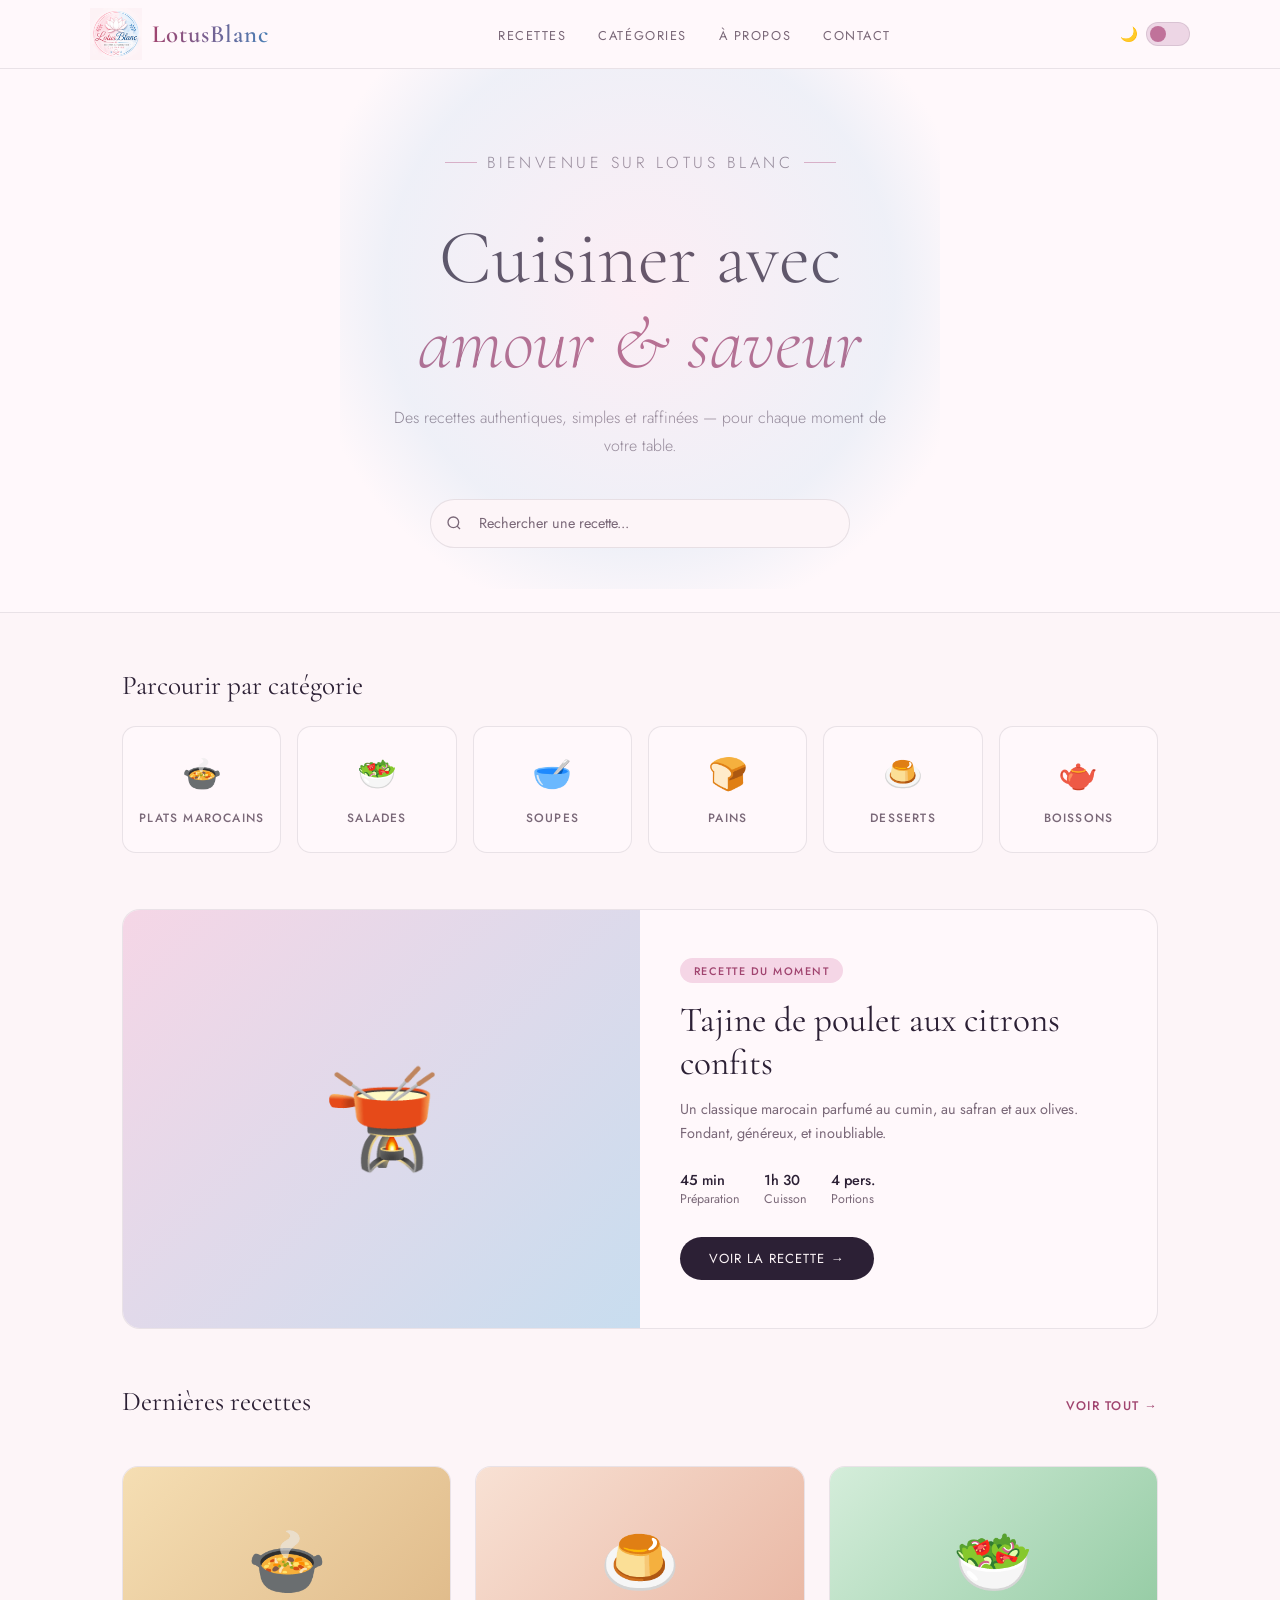
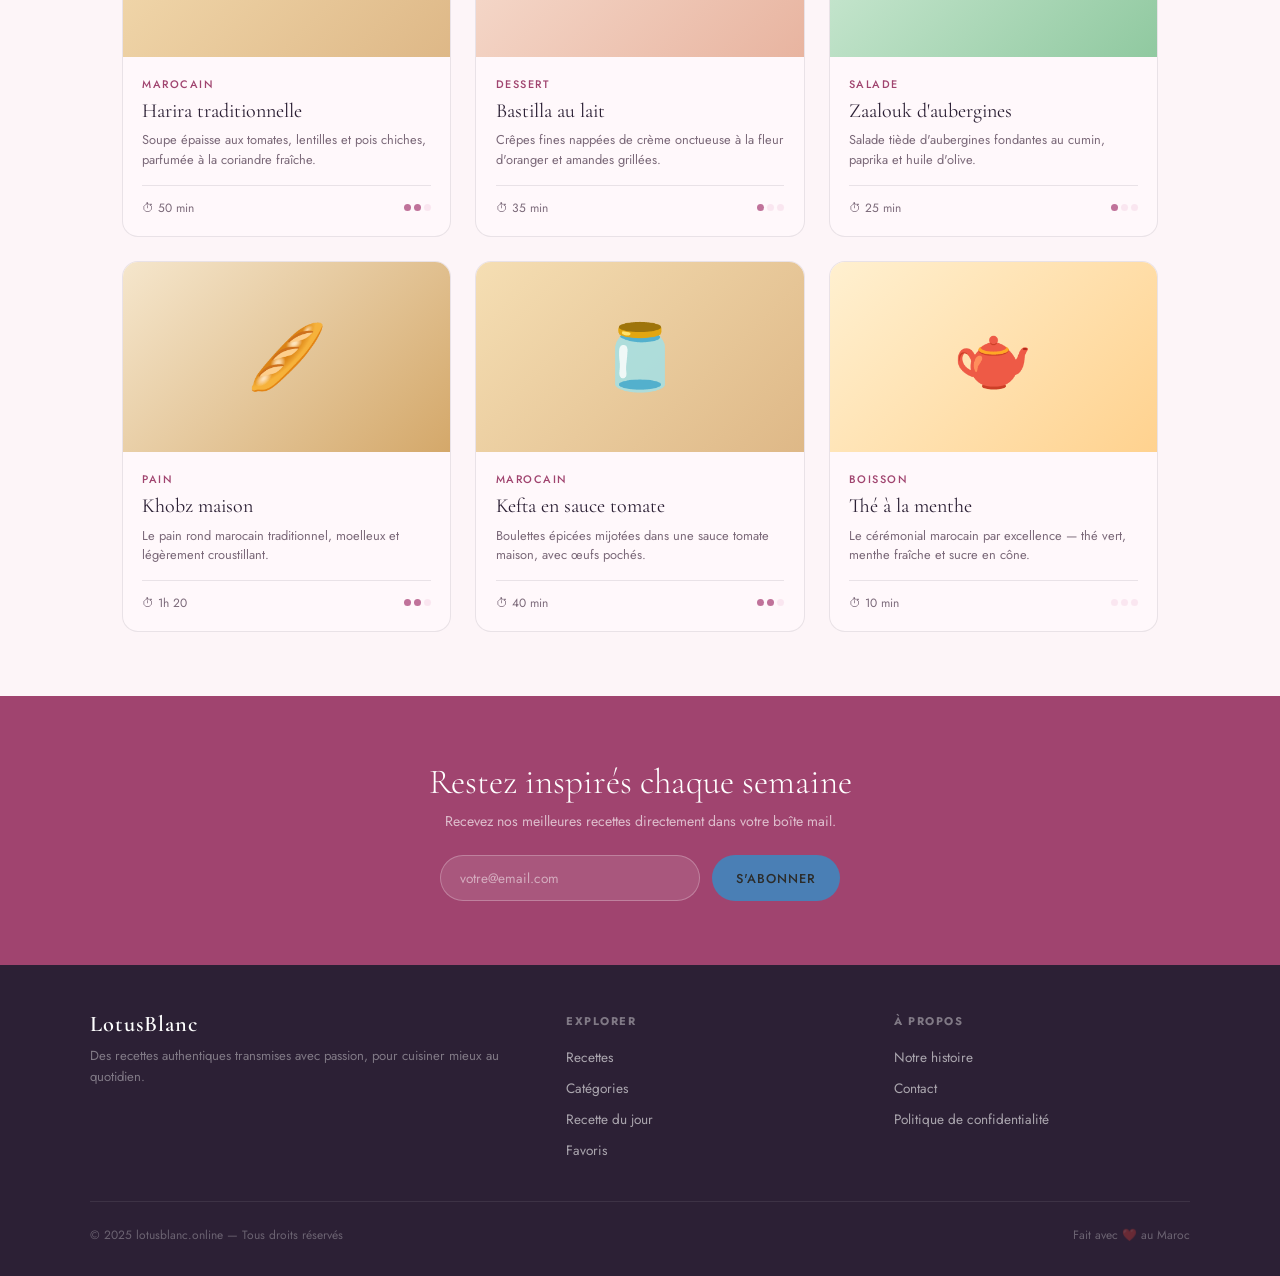
<file: Index.html>
<!DOCTYPE html>
<html lang="fr" data-theme="light">
<head>
  <meta charset="UTF-8">
  <meta name="viewport" content="width=device-width, initial-scale=1.0">
  <title>Lotus Blanc — Recettes Authentiques</title>
  <link href="https://fonts.googleapis.com/css2?family=Cormorant+Garamond:ital,wght@0,300;0,400;0,600;1,300;1,400&family=Jost:wght@300;400;500&display=swap" rel="stylesheet">
  <style>
    *, *::before, *::after { box-sizing: border-box; margin: 0; padding: 0; }

    /* ── LIGHT THEME ── */
    :root {
      --cream: #FDF5F8;
      --warm-white: #FFF8FB;
      --surface: #FFF8FB;
      --sage: #C0729A;
      --sage-light: #F5D6E6;
      --sage-dark: #A0446F;
      --gold: #4A7FB5;
      --gold-light: #C8DDEF;
      --charcoal: #2C2035;
      --muted: #7A6878;
      --border: rgba(44,32,53,0.10);
      --card-bg: #FFF8FB;
      --header-bg: #FFF8FB;
      --body-bg: #FDF5F8;
      --toggle-bg: #EDD6E5;
    }

    /* ── DARK THEME ── */
    [data-theme="dark"] {
      --cream: #1A1520;
      --warm-white: #221828;
      --surface: #221828;
      --sage: #C0729A;
      --sage-light: #4A1F35;
      --sage-dark: #E090B8;
      --gold: #6A9FD5;
      --gold-light: #1A3550;
      --charcoal: #F5EEF8;
      --muted: #B09AB8;
      --border: rgba(245,238,248,0.10);
      --card-bg: #221828;
      --header-bg: #160F1C;
      --body-bg: #1A1520;
      --toggle-bg: #3A2545;
    }

    html { scroll-behavior: smooth; }

    body {
      font-family: 'Jost', sans-serif;
      background: var(--body-bg);
      color: var(--charcoal);
      min-height: 100vh;
      transition: background 0.3s, color 0.3s;
    }

    /* ── HEADER ── */
    header {
      background: var(--header-bg);
      border-bottom: 1px solid var(--border);
      padding: 0 2rem;
      position: sticky;
      top: 0;
      z-index: 200;
      transition: background 0.3s;
    }
    nav {
      max-width: 1100px;
      margin: 0 auto;
      display: flex;
      align-items: center;
      justify-content: space-between;
      height: 68px;
      gap: 1rem;
    }

    /* ── SVG LOGO ── */
    .logo-wrap { display: flex; align-items: center; gap: 10px; text-decoration: none; }
    .logo-svg { width: 38px; height: 38px; flex-shrink: 0; }
    .logo-text {
      font-family: 'Cormorant Garamond', serif;
      font-size: 1.55rem;
      font-weight: 600;
      color: var(--charcoal);
      letter-spacing: 0.04em;
      line-height: 1;
    }
    .logo-text span { color: var(--sage); }

    .nav-links {
      display: flex;
      gap: 2rem;
      list-style: none;
      margin: 0 auto;
    }
    .nav-links a {
      font-size: 0.8rem;
      font-weight: 400;
      letter-spacing: 0.12em;
      text-transform: uppercase;
      color: var(--muted);
      text-decoration: none;
      transition: color 0.2s;
    }
    .nav-links a:hover { color: var(--charcoal); }

    /* ── DARK MODE TOGGLE ── */
    .toggle-wrap { display: flex; align-items: center; gap: 8px; flex-shrink: 0; }
    .toggle-label { font-size: 0.75rem; color: var(--muted); letter-spacing: 0.05em; }
    .toggle {
      width: 44px; height: 24px;
      background: var(--toggle-bg);
      border-radius: 50px;
      border: 1px solid var(--border);
      cursor: pointer;
      position: relative;
      transition: background 0.3s;
      flex-shrink: 0;
    }
    .toggle::after {
      content: '';
      position: absolute;
      top: 3px; left: 3px;
      width: 16px; height: 16px;
      border-radius: 50%;
      background: var(--sage);
      transition: transform 0.3s;
    }
    [data-theme="dark"] .toggle::after { transform: translateX(20px); }
    .toggle-icon { font-size: 0.9rem; }

    /* ── PAGE SYSTEM (HOME / RECIPE) ── */
    .page { display: none; }
    .page.active { display: block; }

    /* ══════════════════════════════
       HOME PAGE
    ══════════════════════════════ */

    /* HERO */
    .hero {
      background: var(--warm-white);
      padding: 5rem 2rem 4rem;
      text-align: center;
      border-bottom: 1px solid var(--border);
      position: relative;
      overflow: hidden;
      transition: background 0.3s;
    }
    .hero::before {
      content: '';
      position: absolute;
      top: -80px; left: 50%; transform: translateX(-50%);
      width: 600px; height: 600px;
      background: radial-gradient(circle, #F5D6E6 0%, #C8DDEF 60%, transparent 80%);
      opacity: 0.3;
      pointer-events: none;
    }
    .hero-eyebrow {
      font-size: 0.72rem;
      letter-spacing: 0.22em;
      text-transform: uppercase;
      color: var(--sage-dark);
      margin-bottom: 1.2rem;
      display: flex;
      align-items: center;
      justify-content: center;
      gap: 10px;
    }
    .hero-eyebrow::before, .hero-eyebrow::after {
      content: '';
      width: 32px; height: 1px;
      background: var(--sage);
      opacity: 0.5;
    }
    .hero h1 {
      font-family: 'Cormorant Garamond', serif;
      font-size: clamp(2.8rem, 6vw, 5rem);
      font-weight: 300;
      line-height: 1.1;
      color: var(--charcoal);
      margin-bottom: 1.2rem;
    }
    .hero h1 em { font-style: italic; color: var(--sage-dark); }
    .hero > p {
      font-size: 1rem;
      color: var(--muted);
      font-weight: 300;
      max-width: 500px;
      margin: 0 auto 2.5rem;
      line-height: 1.7;
    }
    .search-wrap {
      max-width: 420px;
      margin: 0 auto;
      position: relative;
    }
    .search-wrap input {
      width: 100%;
      padding: 0.85rem 1.2rem 0.85rem 3rem;
      border: 1px solid var(--border);
      border-radius: 50px;
      background: var(--body-bg);
      font-family: 'Jost', sans-serif;
      font-size: 0.9rem;
      color: var(--charcoal);
      outline: none;
      transition: border-color 0.2s, box-shadow 0.2s, background 0.3s;
    }
    .search-wrap input:focus {
      border-color: var(--sage);
      box-shadow: 0 0 0 3px rgba(122,158,126,0.15);
    }
    .search-wrap input::placeholder { color: var(--muted); }
    .search-icon {
      position: absolute;
      left: 1rem; top: 50%; transform: translateY(-50%);
      color: var(--muted);
    }

    /* CATEGORIES */
    .categories {
      max-width: 1100px;
      margin: 3.5rem auto 0;
      padding: 0 2rem;
    }
    .section-title {
      font-family: 'Cormorant Garamond', serif;
      font-size: 1.7rem;
      font-weight: 400;
      color: var(--charcoal);
      margin-bottom: 1.5rem;
    }
    .cat-grid {
      display: grid;
      grid-template-columns: repeat(auto-fit, minmax(140px, 1fr));
      gap: 1rem;
    }
    .cat-card {
      background: var(--card-bg);
      border: 1px solid var(--border);
      border-radius: 14px;
      padding: 1.5rem 1rem;
      text-align: center;
      cursor: pointer;
      transition: border-color 0.2s, transform 0.2s, background 0.3s;
      text-decoration: none;
      color: inherit;
    }
    .cat-card:hover { border-color: var(--sage); transform: translateY(-3px); }
    .cat-icon { font-size: 2rem; margin-bottom: 0.5rem; display: block; }
    .cat-name { font-size: 0.75rem; letter-spacing: 0.1em; text-transform: uppercase; color: var(--muted); font-weight: 500; }

    /* FEATURED */
    .featured-wrap {
      max-width: 1100px;
      margin: 3.5rem auto;
      padding: 0 2rem;
    }
    .featured {
      display: grid;
      grid-template-columns: 1fr 1fr;
      background: var(--card-bg);
      border: 1px solid var(--border);
      border-radius: 18px;
      overflow: hidden;
      transition: background 0.3s;
    }
    .featured-img {
      background: linear-gradient(135deg, var(--sage-light) 0%, var(--gold-light) 100%);
      min-height: 360px;
      display: flex;
      align-items: center;
      justify-content: center;
      font-size: 6rem;
      position: relative;
    }
    .featured-body {
      padding: 3rem 2.5rem;
      display: flex;
      flex-direction: column;
      justify-content: center;
    }
    .badge {
      display: inline-block;
      font-size: 0.68rem;
      letter-spacing: 0.14em;
      text-transform: uppercase;
      background: var(--sage-light);
      color: var(--sage-dark);
      padding: 0.3rem 0.85rem;
      border-radius: 50px;
      margin-bottom: 1rem;
      font-weight: 500;
      width: fit-content;
    }
    .featured-body h2 {
      font-family: 'Cormorant Garamond', serif;
      font-size: 2.2rem;
      font-weight: 400;
      line-height: 1.2;
      color: var(--charcoal);
      margin-bottom: 0.8rem;
    }
    .featured-body > p {
      font-size: 0.9rem;
      color: var(--muted);
      line-height: 1.7;
      margin-bottom: 1.5rem;
    }
    .meta-row { display: flex; gap: 1.5rem; margin-bottom: 1.8rem; }
    .meta-item { font-size: 0.78rem; color: var(--muted); }
    .meta-item strong { display: block; font-weight: 500; color: var(--charcoal); font-size: 0.9rem; }
    .btn {
      display: inline-flex;
      align-items: center;
      gap: 0.5rem;
      padding: 0.75rem 1.8rem;
      background: var(--charcoal);
      color: var(--body-bg);
      border: none;
      border-radius: 50px;
      font-family: 'Jost', sans-serif;
      font-size: 0.82rem;
      letter-spacing: 0.08em;
      text-transform: uppercase;
      cursor: pointer;
      text-decoration: none;
      transition: background 0.2s, color 0.3s;
      width: fit-content;
    }
    .btn:hover { background: var(--sage-dark); color: white; }
    .btn-outline {
      background: transparent;
      border: 1px solid var(--border);
      color: var(--charcoal);
    }
    .btn-outline:hover { background: var(--sage-light); color: var(--sage-dark); border-color: var(--sage); }

    /* RECIPE GRID */
    .recipes-section {
      max-width: 1100px;
      margin: 0 auto 4rem;
      padding: 0 2rem;
    }
    .recipes-header {
      display: flex;
      align-items: baseline;
      justify-content: space-between;
      margin-bottom: 1.5rem;
    }
    .see-all { font-size: 0.78rem; letter-spacing: 0.1em; text-transform: uppercase; color: var(--sage-dark); text-decoration: none; font-weight: 500; }
    .recipe-grid {
      display: grid;
      grid-template-columns: repeat(auto-fill, minmax(280px, 1fr));
      gap: 1.5rem;
    }
    .recipe-card {
      background: var(--card-bg);
      border: 1px solid var(--border);
      border-radius: 16px;
      overflow: hidden;
      transition: transform 0.2s, border-color 0.2s, background 0.3s;
      cursor: pointer;
      text-decoration: none;
      color: inherit;
      display: block;
    }
    .recipe-card:hover { transform: translateY(-4px); border-color: var(--sage); }
    .card-img {
      height: 190px;
      display: flex;
      align-items: center;
      justify-content: center;
      font-size: 4rem;
    }
    .card-img.moroccan { background: linear-gradient(135deg, #F5DEB3 0%, #DEB887 100%); }
    .card-img.mediterranean { background: linear-gradient(135deg, #B8D4C8 0%, #7FB5A0 100%); }
    .card-img.dessert { background: linear-gradient(135deg, #F8E1D4 0%, #E8B4A0 100%); }
    .card-img.soup { background: linear-gradient(135deg, #FFF0D0 0%, #FFD28F 100%); }
    .card-img.salad { background: linear-gradient(135deg, #D4EDDA 0%, #90C9A0 100%); }
    .card-img.bread { background: linear-gradient(135deg, #F5E6CC 0%, #D4A86A 100%); }
    .card-body { padding: 1.2rem; }
    .card-cat { font-size: 0.68rem; letter-spacing: 0.14em; text-transform: uppercase; color: var(--sage-dark); font-weight: 500; margin-bottom: 0.4rem; }
    .card-title {
      font-family: 'Cormorant Garamond', serif;
      font-size: 1.25rem;
      font-weight: 400;
      color: var(--charcoal);
      margin-bottom: 0.4rem;
      line-height: 1.3;
    }
    .card-desc { font-size: 0.8rem; color: var(--muted); line-height: 1.5; margin-bottom: 1rem; }
    .card-footer {
      display: flex;
      justify-content: space-between;
      align-items: center;
      padding-top: 0.8rem;
      border-top: 1px solid var(--border);
    }
    .card-time { font-size: 0.75rem; color: var(--muted); }
    .card-diff { display: flex; gap: 3px; }
    .dot { width: 7px; height: 7px; border-radius: 50%; background: var(--sage); }
    .dot.empty { background: var(--sage-light); opacity: 0.5; }

    /* NEWSLETTER */
    .newsletter {
      background: var(--sage-dark);
      padding: 4rem 2rem;
      text-align: center;
    }
    .newsletter h2 {
      font-family: 'Cormorant Garamond', serif;
      font-size: 2.2rem;
      font-weight: 300;
      color: white;
      margin-bottom: 0.5rem;
    }
    .newsletter p { font-size: 0.88rem; color: rgba(255,255,255,0.65); margin-bottom: 1.5rem; }
    .nl-form { display: flex; gap: 0.75rem; max-width: 400px; margin: 0 auto; }
    .nl-form input {
      flex: 1;
      padding: 0.75rem 1.2rem;
      border: 1px solid rgba(255,255,255,0.25);
      border-radius: 50px;
      background: rgba(255,255,255,0.1);
      color: white;
      font-family: 'Jost', sans-serif;
      font-size: 0.85rem;
      outline: none;
    }
    .nl-form input::placeholder { color: rgba(255,255,255,0.5); }
    .nl-form button {
      padding: 0.75rem 1.5rem;
      background: var(--gold);
      color: #2C2C2A;
      border: none;
      border-radius: 50px;
      font-family: 'Jost', sans-serif;
      font-size: 0.8rem;
      font-weight: 500;
      letter-spacing: 0.08em;
      text-transform: uppercase;
      cursor: pointer;
      white-space: nowrap;
      transition: opacity 0.2s;
    }
    .nl-form button:hover { opacity: 0.85; }

    /* FOOTER */
    footer {
      background: var(--charcoal);
      padding: 3rem 2rem 2rem;
    }
    .footer-inner {
      max-width: 1100px;
      margin: 0 auto;
      display: grid;
      grid-template-columns: 1.5fr 1fr 1fr;
      gap: 2rem;
      padding-bottom: 2rem;
      border-bottom: 1px solid rgba(255,255,255,0.08);
    }
    .footer-brand .logo-text { color: white; font-size: 1.4rem; display: block; margin-bottom: 0.6rem; }
    .footer-brand p { font-size: 0.82rem; color: rgba(255,255,255,0.4); line-height: 1.6; }
    .footer-col h4 {
      font-size: 0.7rem;
      letter-spacing: 0.14em;
      text-transform: uppercase;
      color: rgba(255,255,255,0.4);
      margin-bottom: 1rem;
    }
    .footer-col ul { list-style: none; }
    .footer-col ul li { margin-bottom: 0.5rem; }
    .footer-col a { font-size: 0.85rem; color: rgba(255,255,255,0.6); text-decoration: none; transition: color 0.2s; }
    .footer-col a:hover { color: white; }
    .footer-bottom {
      max-width: 1100px;
      margin: 1.5rem auto 0;
      display: flex;
      justify-content: space-between;
      align-items: center;
    }
    .footer-bottom p { font-size: 0.75rem; color: rgba(255,255,255,0.3); }

    /* ══════════════════════════════
       RECIPE PAGE
    ══════════════════════════════ */
    .recipe-page-wrap {
      max-width: 880px;
      margin: 0 auto;
      padding: 2rem 2rem 5rem;
    }
    .back-btn {
      display: inline-flex;
      align-items: center;
      gap: 6px;
      font-size: 0.78rem;
      letter-spacing: 0.08em;
      text-transform: uppercase;
      color: var(--muted);
      cursor: pointer;
      border: none;
      background: none;
      font-family: 'Jost', sans-serif;
      padding: 0;
      margin-bottom: 2rem;
      transition: color 0.2s;
    }
    .back-btn:hover { color: var(--charcoal); }

    .recipe-hero {
      display: grid;
      grid-template-columns: 1fr 1fr;
      gap: 3rem;
      margin-bottom: 3rem;
      align-items: center;
    }
    .recipe-hero-img {
      background: linear-gradient(135deg, var(--sage-light) 0%, var(--gold-light) 100%);
      border-radius: 18px;
      aspect-ratio: 1;
      display: flex;
      align-items: center;
      justify-content: center;
      font-size: 7rem;
      border: 1px solid var(--border);
    }
    .recipe-hero-info .badge { margin-bottom: 0.8rem; }
    .recipe-hero-info h1 {
      font-family: 'Cormorant Garamond', serif;
      font-size: 2.6rem;
      font-weight: 400;
      line-height: 1.15;
      color: var(--charcoal);
      margin-bottom: 1rem;
    }
    .recipe-hero-info > p {
      font-size: 0.92rem;
      color: var(--muted);
      line-height: 1.7;
      margin-bottom: 1.5rem;
    }
    .recipe-stats {
      display: grid;
      grid-template-columns: repeat(4, 1fr);
      gap: 0.75rem;
      background: var(--card-bg);
      border: 1px solid var(--border);
      border-radius: 14px;
      padding: 1.2rem;
      transition: background 0.3s;
    }
    .stat {
      text-align: center;
      padding: 0.5rem 0;
    }
    .stat + .stat { border-left: 1px solid var(--border); }
    .stat-val {
      display: block;
      font-family: 'Cormorant Garamond', serif;
      font-size: 1.5rem;
      font-weight: 400;
      color: var(--charcoal);
      line-height: 1.2;
    }
    .stat-label { font-size: 0.68rem; letter-spacing: 0.1em; text-transform: uppercase; color: var(--muted); }

    /* RECIPE BODY */
    .recipe-body {
      display: grid;
      grid-template-columns: 280px 1fr;
      gap: 3rem;
    }

    /* INGREDIENTS */
    .ingredients-panel {
      background: var(--card-bg);
      border: 1px solid var(--border);
      border-radius: 16px;
      padding: 1.5rem;
      height: fit-content;
      position: sticky;
      top: 88px;
      transition: background 0.3s;
    }
    .panel-title {
      font-family: 'Cormorant Garamond', serif;
      font-size: 1.3rem;
      font-weight: 400;
      color: var(--charcoal);
      margin-bottom: 0.3rem;
    }
    .portions-row {
      display: flex;
      align-items: center;
      gap: 10px;
      margin-bottom: 1.2rem;
      padding-bottom: 1rem;
      border-bottom: 1px solid var(--border);
    }
    .portions-label { font-size: 0.78rem; color: var(--muted); }
    .portions-ctrl {
      display: flex;
      align-items: center;
      gap: 6px;
      margin-left: auto;
    }
    .portions-btn {
      width: 26px; height: 26px;
      border-radius: 50%;
      border: 1px solid var(--border);
      background: var(--body-bg);
      color: var(--charcoal);
      font-size: 1rem;
      cursor: pointer;
      display: flex;
      align-items: center;
      justify-content: center;
      transition: border-color 0.2s, background 0.2s;
      font-family: 'Jost', sans-serif;
    }
    .portions-btn:hover { border-color: var(--sage); background: var(--sage-light); }
    .portions-num { font-size: 0.95rem; font-weight: 500; min-width: 20px; text-align: center; color: var(--charcoal); }

    .ingredient-list { list-style: none; }
    .ingredient-item {
      display: flex;
      justify-content: space-between;
      align-items: flex-start;
      padding: 0.55rem 0;
      border-bottom: 1px solid var(--border);
      gap: 0.5rem;
    }
    .ingredient-item:last-child { border-bottom: none; }
    .ing-name { font-size: 0.85rem; color: var(--charcoal); }
    .ing-qty { font-size: 0.82rem; color: var(--sage-dark); font-weight: 500; white-space: nowrap; }

    /* STEPS */
    .steps-section {}
    .steps-title {
      font-family: 'Cormorant Garamond', serif;
      font-size: 1.5rem;
      font-weight: 400;
      color: var(--charcoal);
      margin-bottom: 1.5rem;
      padding-bottom: 0.8rem;
      border-bottom: 1px solid var(--border);
    }
    .step {
      display: flex;
      gap: 1.2rem;
      margin-bottom: 1.8rem;
    }
    .step-num {
      width: 32px; height: 32px;
      border-radius: 50%;
      background: var(--sage);
      color: white;
      font-size: 0.82rem;
      font-weight: 500;
      display: flex;
      align-items: center;
      justify-content: center;
      flex-shrink: 0;
      margin-top: 0.1rem;
    }
    .step-content {}
    .step-title {
      font-weight: 500;
      font-size: 0.95rem;
      color: var(--charcoal);
      margin-bottom: 0.4rem;
    }
    .step-text {
      font-size: 0.88rem;
      color: var(--muted);
      line-height: 1.75;
    }
    .step-tip {
      margin-top: 0.6rem;
      padding: 0.6rem 0.8rem;
      background: var(--sage-light);
      border-radius: 8px;
      font-size: 0.8rem;
      color: var(--sage-dark);
      display: flex;
      gap: 6px;
      align-items: flex-start;
    }

    /* TIPS SECTION */
    .tips-section {
      margin-top: 2.5rem;
      padding: 1.5rem;
      background: var(--card-bg);
      border: 1px solid var(--border);
      border-radius: 14px;
      transition: background 0.3s;
    }
    .tips-section h3 {
      font-family: 'Cormorant Garamond', serif;
      font-size: 1.3rem;
      font-weight: 400;
      color: var(--charcoal);
      margin-bottom: 1rem;
    }
    .tips-section ul { list-style: none; }
    .tips-section li {
      font-size: 0.85rem;
      color: var(--muted);
      padding: 0.4rem 0 0.4rem 1.2rem;
      position: relative;
      line-height: 1.6;
    }
    .tips-section li::before {
      content: '✦';
      position: absolute;
      left: 0;
      color: var(--gold);
      font-size: 0.6rem;
      top: 0.55rem;
    }

    /* RESPONSIVE */
    @media (max-width: 800px) {
      .featured { grid-template-columns: 1fr; }
      .featured-img { min-height: 220px; }
      .nav-links { display: none; }
      .nl-form { flex-direction: column; }
      .footer-inner { grid-template-columns: 1fr; }
      .recipe-hero { grid-template-columns: 1fr; }
      .recipe-body { grid-template-columns: 1fr; }
      .ingredients-panel { position: static; }
      .recipe-stats { grid-template-columns: repeat(2, 1fr); }
      .footer-bottom { flex-direction: column; gap: 0.5rem; text-align: center; }
    }
  </style>
</head>
<body>

<!-- ══════ HEADER ══════ -->
<header>
  <nav>
    <!-- SVG LOGO -->
    <a class="logo-wrap" href="#" onclick="showPage('home'); return false;">
      <img src="[data-uri]" alt="Lotus Blanc" style="width:52px;height:52px;object-fit:contain;"/>
      <span class="logo-text" style="background:linear-gradient(90deg,#A0446F,#4A7FB5);-webkit-background-clip:text;-webkit-text-fill-color:transparent;background-clip:text;">LotusBlanc</span>
    </a>

    <ul class="nav-links">
      <li><a href="#" onclick="showPage('home'); return false;">Recettes</a></li>
      <li><a href="#">Catégories</a></li>
      <li><a href="#">À propos</a></li>
      <li><a href="#">Contact</a></li>
    </ul>

    <!-- DARK MODE TOGGLE -->
    <div class="toggle-wrap">
      <span class="toggle-icon" id="toggle-icon">🌙</span>
      <div class="toggle" id="themeToggle" onclick="toggleTheme()" title="Mode sombre"></div>
    </div>
  </nav>
</header>


<!-- ══════════════════════════════════
     HOME PAGE
══════════════════════════════════ -->
<div class="page active" id="page-home">

  <!-- HERO -->
  <section class="hero">
    <p class="hero-eyebrow">Bienvenue sur Lotus Blanc</p>
    <h1>Cuisiner avec<br><em>amour & saveur</em></h1>
    <p>Des recettes authentiques, simples et raffinées — pour chaque moment de votre table.</p>
    <div class="search-wrap">
      <svg class="search-icon" width="16" height="16" viewBox="0 0 24 24" fill="none" stroke="currentColor" stroke-width="2"><circle cx="11" cy="11" r="8"/><path d="m21 21-4.35-4.35"/></svg>
      <input type="text" placeholder="Rechercher une recette...">
    </div>
  </section>

  <!-- CATEGORIES -->
  <section class="categories">
    <h2 class="section-title">Parcourir par catégorie</h2>
    <div class="cat-grid">
      <a class="cat-card" href="#"><span class="cat-icon">🍲</span><span class="cat-name">Plats marocains</span></a>
      <a class="cat-card" href="#"><span class="cat-icon">🥗</span><span class="cat-name">Salades</span></a>
      <a class="cat-card" href="#"><span class="cat-icon">🥣</span><span class="cat-name">Soupes</span></a>
      <a class="cat-card" href="#"><span class="cat-icon">🍞</span><span class="cat-name">Pains</span></a>
      <a class="cat-card" href="#"><span class="cat-icon">🍮</span><span class="cat-name">Desserts</span></a>
      <a class="cat-card" href="#"><span class="cat-icon">🫖</span><span class="cat-name">Boissons</span></a>
    </div>
  </section>

  <!-- FEATURED -->
  <div class="featured-wrap">
    <div class="featured">
      <div class="featured-img">🫕</div>
      <div class="featured-body">
        <span class="badge">Recette du moment</span>
        <h2>Tajine de poulet aux citrons confits</h2>
        <p>Un classique marocain parfumé au cumin, au safran et aux olives. Fondant, généreux, et inoubliable.</p>
        <div class="meta-row">
          <div class="meta-item"><strong>45 min</strong>Préparation</div>
          <div class="meta-item"><strong>1h 30</strong>Cuisson</div>
          <div class="meta-item"><strong>4 pers.</strong>Portions</div>
        </div>
        <button class="btn" onclick="showPage('recipe')">Voir la recette →</button>
      </div>
    </div>
  </div>

  <!-- RECIPE GRID -->
  <section class="recipes-section">
    <div class="recipes-header">
      <h2 class="section-title">Dernières recettes</h2>
      <a href="#" class="see-all">Voir tout →</a>
    </div>
    <div class="recipe-grid">

      <a href="#" class="recipe-card" onclick="showPage('recipe'); return false;">
        <div class="card-img moroccan">🍲</div>
        <div class="card-body">
          <p class="card-cat">Marocain</p>
          <h3 class="card-title">Harira traditionnelle</h3>
          <p class="card-desc">Soupe épaisse aux tomates, lentilles et pois chiches, parfumée à la coriandre fraîche.</p>
          <div class="card-footer">
            <span class="card-time">⏱ 50 min</span>
            <div class="card-diff"><div class="dot"></div><div class="dot"></div><div class="dot empty"></div></div>
          </div>
        </div>
      </a>

      <a href="#" class="recipe-card" onclick="showPage('recipe'); return false;">
        <div class="card-img dessert">🍮</div>
        <div class="card-body">
          <p class="card-cat">Dessert</p>
          <h3 class="card-title">Bastilla au lait</h3>
          <p class="card-desc">Crêpes fines nappées de crème onctueuse à la fleur d'oranger et amandes grillées.</p>
          <div class="card-footer">
            <span class="card-time">⏱ 35 min</span>
            <div class="card-diff"><div class="dot"></div><div class="dot empty"></div><div class="dot empty"></div></div>
          </div>
        </div>
      </a>

      <a href="#" class="recipe-card" onclick="showPage('recipe'); return false;">
        <div class="card-img salad">🥗</div>
        <div class="card-body">
          <p class="card-cat">Salade</p>
          <h3 class="card-title">Zaalouk d'aubergines</h3>
          <p class="card-desc">Salade tiède d'aubergines fondantes au cumin, paprika et huile d'olive.</p>
          <div class="card-footer">
            <span class="card-time">⏱ 25 min</span>
            <div class="card-diff"><div class="dot"></div><div class="dot empty"></div><div class="dot empty"></div></div>
          </div>
        </div>
      </a>

      <a href="#" class="recipe-card" onclick="showPage('recipe'); return false;">
        <div class="card-img bread">🥖</div>
        <div class="card-body">
          <p class="card-cat">Pain</p>
          <h3 class="card-title">Khobz maison</h3>
          <p class="card-desc">Le pain rond marocain traditionnel, moelleux et légèrement croustillant.</p>
          <div class="card-footer">
            <span class="card-time">⏱ 1h 20</span>
            <div class="card-diff"><div class="dot"></div><div class="dot"></div><div class="dot empty"></div></div>
          </div>
        </div>
      </a>

      <a href="#" class="recipe-card" onclick="showPage('recipe'); return false;">
        <div class="card-img moroccan">🫙</div>
        <div class="card-body">
          <p class="card-cat">Marocain</p>
          <h3 class="card-title">Kefta en sauce tomate</h3>
          <p class="card-desc">Boulettes épicées mijotées dans une sauce tomate maison, avec œufs pochés.</p>
          <div class="card-footer">
            <span class="card-time">⏱ 40 min</span>
            <div class="card-diff"><div class="dot"></div><div class="dot"></div><div class="dot empty"></div></div>
          </div>
        </div>
      </a>

      <a href="#" class="recipe-card" onclick="showPage('recipe'); return false;">
        <div class="card-img soup">🫖</div>
        <div class="card-body">
          <p class="card-cat">Boisson</p>
          <h3 class="card-title">Thé à la menthe</h3>
          <p class="card-desc">Le cérémonial marocain par excellence — thé vert, menthe fraîche et sucre en cône.</p>
          <div class="card-footer">
            <span class="card-time">⏱ 10 min</span>
            <div class="card-diff"><div class="dot empty"></div><div class="dot empty"></div><div class="dot empty"></div></div>
          </div>
        </div>
      </a>

    </div>
  </section>

  <!-- NEWSLETTER -->
  <section class="newsletter">
    <h2>Restez inspirés chaque semaine</h2>
    <p>Recevez nos meilleures recettes directement dans votre boîte mail.</p>
    <div class="nl-form">
      <input type="email" placeholder="votre@email.com">
      <button type="button">S'abonner</button>
    </div>
  </section>

  <!-- FOOTER -->
  <footer>
    <div class="footer-inner">
      <div class="footer-brand">
        <span class="logo-text">LotusBlanc</span>
        <p>Des recettes authentiques transmises avec passion, pour cuisiner mieux au quotidien.</p>
      </div>
      <div class="footer-col">
        <h4>Explorer</h4>
        <ul>
          <li><a href="#">Recettes</a></li>
          <li><a href="#">Catégories</a></li>
          <li><a href="#">Recette du jour</a></li>
          <li><a href="#">Favoris</a></li>
        </ul>
      </div>
      <div class="footer-col">
        <h4>À propos</h4>
        <ul>
          <li><a href="#">Notre histoire</a></li>
          <li><a href="#">Contact</a></li>
          <li><a href="#">Politique de confidentialité</a></li>
        </ul>
      </div>
    </div>
    <div class="footer-bottom">
      <p>© 2025 lotusblanc.online — Tous droits réservés</p>
      <p>Fait avec ❤️ au Maroc</p>
    </div>
  </footer>

</div><!-- end page-home -->


<!-- ══════════════════════════════════
     RECIPE PAGE — Tajine de Poulet
══════════════════════════════════ -->
<div class="page" id="page-recipe">
  <div class="recipe-page-wrap">

    <button class="back-btn" onclick="showPage('home')">
      ← Retour aux recettes
    </button>

    <!-- HERO -->
    <div class="recipe-hero">
      <div class="recipe-hero-img">🫕</div>
      <div class="recipe-hero-info">
        <span class="badge">Plat marocain</span>
        <h1>Tajine de poulet aux citrons confits</h1>
        <p>Un voyage sensoriel au cœur de la cuisine marocaine. Ce tajine fondant, parfumé au safran, au cumin et aux olives violettes, est la recette que tout le monde réclame à table.</p>
        <div class="recipe-stats">
          <div class="stat">
            <span class="stat-val">45</span>
            <span class="stat-label">min prép.</span>
          </div>
          <div class="stat">
            <span class="stat-val">1h30</span>
            <span class="stat-label">Cuisson</span>
          </div>
          <div class="stat">
            <span class="stat-val">4</span>
            <span class="stat-label">Personnes</span>
          </div>
          <div class="stat">
            <span class="stat-val">●●○</span>
            <span class="stat-label">Difficulté</span>
          </div>
        </div>
      </div>
    </div>

    <!-- BODY -->
    <div class="recipe-body">

      <!-- INGREDIENTS PANEL (sticky) -->
      <aside class="ingredients-panel">
        <h2 class="panel-title">Ingrédients</h2>
        <div class="portions-row">
          <span class="portions-label">Portions</span>
          <div class="portions-ctrl">
            <button class="portions-btn" onclick="changePortion(-1)">−</button>
            <span class="portions-num" id="portionNum">4</span>
            <button class="portions-btn" onclick="changePortion(1)">+</button>
          </div>
        </div>
        <ul class="ingredient-list" id="ingredientList"></ul>
      </aside>

      <!-- STEPS -->
      <div>
        <div class="steps-title">Étapes de préparation</div>

        <div class="step">
          <div class="step-num">1</div>
          <div class="step-content">
            <p class="step-title">Préparer le poulet</p>
            <p class="step-text">Couper le poulet en morceaux et bien le rincer à l'eau froide. Éponger avec du papier absorbant. Dans un grand bol, mélanger les épices : cumin, paprika, gingembre, curcuma, sel et poivre. Frotter généreusement les morceaux de poulet avec ce mélange et laisser mariner 30 minutes minimum.</p>
          </div>
        </div>

        <div class="step">
          <div class="step-num">2</div>
          <div class="step-content">
            <p class="step-title">Faire revenir les oignons</p>
            <p class="step-text">Dans le tajine ou une grande cocotte, chauffer l'huile d'olive à feu moyen. Faire revenir les oignons émincés pendant 8 à 10 minutes jusqu'à ce qu'ils soient translucides et légèrement dorés. Ajouter l'ail haché et poursuivre 2 minutes.</p>
            <div class="step-tip">💡 Astuce : prendre le temps de bien caraméliser les oignons — c'est la base du goût profond du tajine.</div>
          </div>
        </div>

        <div class="step">
          <div class="step-num">3</div>
          <div class="step-content">
            <p class="step-title">Colorer le poulet</p>
            <p class="step-text">Augmenter le feu et ajouter les morceaux de poulet. Les faire dorer sur toutes les faces, environ 3 à 4 minutes par côté. Cette étape scelle les sucs et donne une belle couleur dorée au plat final.</p>
          </div>
        </div>

        <div class="step">
          <div class="step-num">4</div>
          <div class="step-content">
            <p class="step-title">Mijoter avec le safran et les citrons</p>
            <p class="step-text">Ajouter les filaments de safran délayés dans un peu d'eau chaude, les citrons confits coupés en quartiers, les olives violettes et la coriandre fraîche. Verser 200 ml d'eau ou de bouillon de volaille. Couvrir et laisser mijoter à feu doux pendant 1h30.</p>
            <div class="step-tip">💡 Si vous utilisez un vrai tajine en terre cuite, utilisez un diffuseur de chaleur pour éviter les chocs thermiques.</div>
          </div>
        </div>

        <div class="step">
          <div class="step-num">5</div>
          <div class="step-content">
            <p class="step-title">Réduire la sauce et servir</p>
            <p class="step-text">En fin de cuisson, retirer le couvercle et faire réduire la sauce 10 minutes à feu vif si elle est trop liquide. Rectifier l'assaisonnement. Parsemer de persil frais haché et servir directement dans le tajine avec du pain khobz chaud.</p>
          </div>
        </div>

        <!-- TIPS -->
        <div class="tips-section">
          <h3>Conseils & variantes</h3>
          <ul>
            <li>Préparez ce tajine la veille — il est encore meilleur réchauffé le lendemain.</li>
            <li>Remplacez le poulet par de l'agneau pour une version encore plus généreuse.</li>
            <li>Ajoutez des pruneaux et des amandes grillées pour une touche sucrée-salée.</li>
            <li>Les citrons confits maison sont toujours meilleurs — comptez 4 semaines de préparation.</li>
            <li>Accompagnez de couscous pour un repas complet et rassasiant.</li>
          </ul>
        </div>

      </div><!-- end steps col -->
    </div><!-- end recipe-body -->
  </div><!-- end wrap -->

  <!-- FOOTER repeated on recipe page -->
  <footer>
    <div class="footer-inner">
      <div class="footer-brand">
        <span class="logo-text">LotusBlanc</span>
        <p>Des recettes authentiques transmises avec passion.</p>
      </div>
      <div class="footer-col">
        <h4>Explorer</h4>
        <ul>
          <li><a href="#" onclick="showPage('home'); return false;">Recettes</a></li>
          <li><a href="#">Catégories</a></li>
        </ul>
      </div>
      <div class="footer-col">
        <h4>Contact</h4>
        <ul>
          <li><a href="#">lotusblanc.online</a></li>
        </ul>
      </div>
    </div>
    <div class="footer-bottom">
      <p>© 2025 lotusblanc.online — Tous droits réservés</p>
      <p>Fait avec ❤️ au Maroc</p>
    </div>
  </footer>

</div><!-- end page-recipe -->


<script>
  /* ── PAGE NAVIGATION ── */
  function showPage(id) {
    document.querySelectorAll('.page').forEach(p => p.classList.remove('active'));
    document.getElementById('page-' + id).classList.add('active');
    window.scrollTo(0, 0);
  }

  /* ── DARK MODE ── */
  function toggleTheme() {
    const html = document.documentElement;
    const isDark = html.getAttribute('data-theme') === 'dark';
    html.setAttribute('data-theme', isDark ? 'light' : 'dark');
    document.getElementById('toggle-icon').textContent = isDark ? '🌙' : '☀️';
    localStorage.setItem('lb-theme', isDark ? 'light' : 'dark');
  }
  // Restore saved theme
  const saved = localStorage.getItem('lb-theme');
  if (saved === 'dark') {
    document.documentElement.setAttribute('data-theme', 'dark');
    document.getElementById('toggle-icon').textContent = '☀️';
  }

  /* ── PORTION CALCULATOR ── */
  const BASE = 4;
  let portions = 4;

  const ingredients = [
    { name: 'Poulet entier', qty: 1, unit: 'entier', perPortion: false },
    { name: 'Oignons', qty: 2, unit: 'gros', perPortion: false },
    { name: 'Gousses d\'ail', qty: 4, unit: 'gousses', perPortion: false },
    { name: 'Citrons confits', qty: 2, unit: 'citrons', perPortion: false },
    { name: 'Olives violettes', qty: 150, unit: 'g', perPortion: true },
    { name: 'Safran', qty: 0.5, unit: 'g', perPortion: true },
    { name: 'Cumin en poudre', qty: 1.5, unit: 'c.à.c', perPortion: true },
    { name: 'Paprika doux', qty: 1, unit: 'c.à.c', perPortion: true },
    { name: 'Gingembre moulu', qty: 1, unit: 'c.à.c', perPortion: true },
    { name: 'Curcuma', qty: 0.5, unit: 'c.à.c', perPortion: true },
    { name: 'Huile d\'olive', qty: 60, unit: 'ml', perPortion: true },
    { name: 'Bouillon de volaille', qty: 200, unit: 'ml', perPortion: true },
    { name: 'Coriandre fraîche', qty: 1, unit: 'bouquet', perPortion: false },
    { name: 'Sel & poivre', qty: null, unit: 'à goût', perPortion: false },
  ];

  function renderIngredients() {
    const ratio = portions / BASE;
    const list = document.getElementById('ingredientList');
    list.innerHTML = ingredients.map(ing => {
      let qtyStr = '';
      if (ing.qty === null) {
        qtyStr = ing.unit;
      } else if (ing.perPortion) {
        const val = ing.qty * ratio;
        const rounded = Math.round(val * 10) / 10;
        qtyStr = rounded + ' ' + ing.unit;
      } else {
        qtyStr = ing.qty + ' ' + ing.unit;
      }
      return `<li class="ingredient-item">
        <span class="ing-name">${ing.name}</span>
        <span class="ing-qty">${qtyStr}</span>
      </li>`;
    }).join('');
  }

  function changePortion(delta) {
    portions = Math.max(1, Math.min(12, portions + delta));
    document.getElementById('portionNum').textContent = portions;
    renderIngredients();
  }

  renderIngredients();
</script>
</body>
</html>
</file>
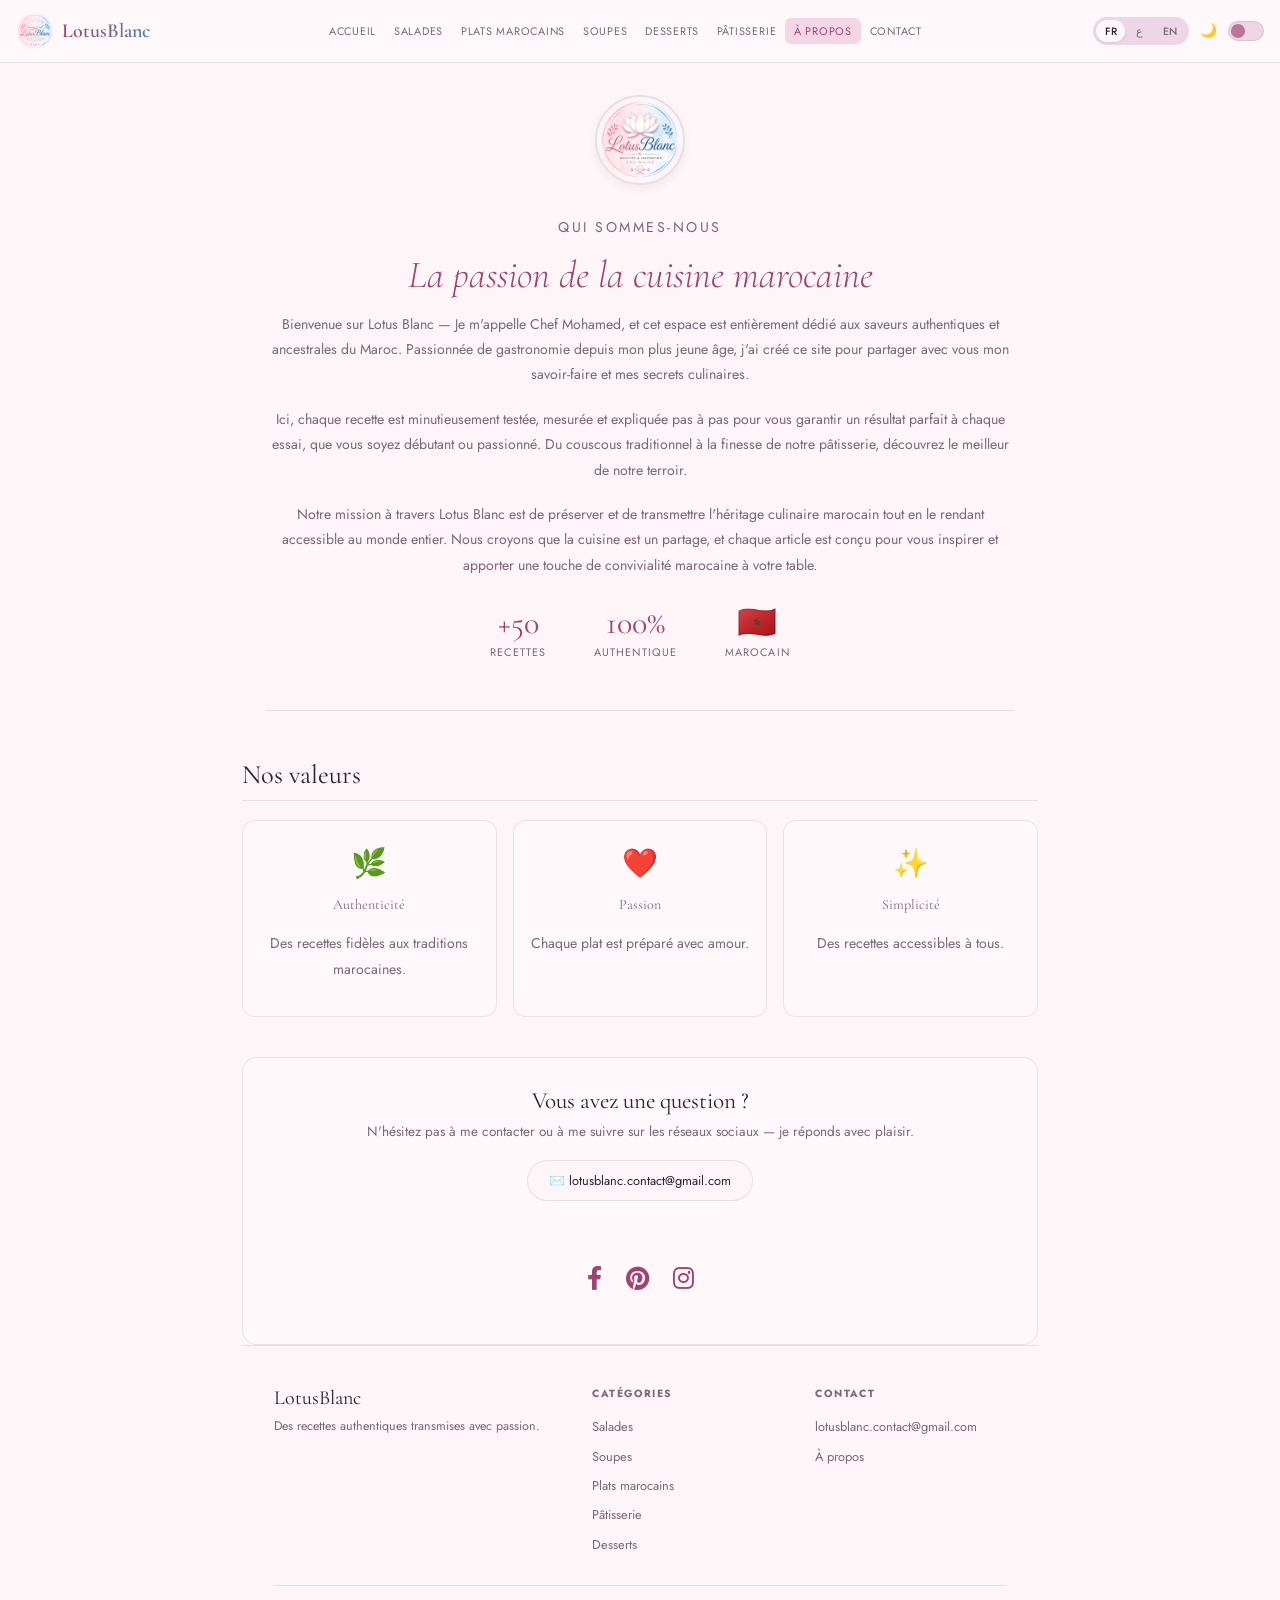
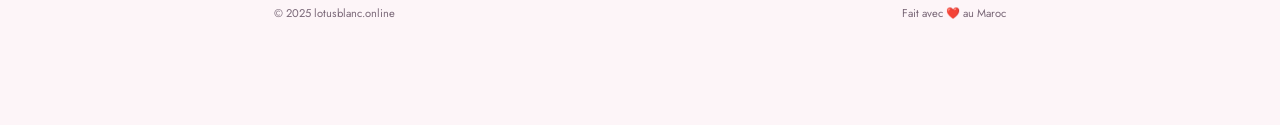
<file: about.html>
<!DOCTYPE html>
<html lang="fr" data-theme="light" dir="ltr">
<head>
  <meta charset="UTF-8"/>
  <meta name="viewport" content="width=device-width, initial-scale=1.0"/>
  <script data-cfasync="false" src="https://cmp.gatekeeperconsent.com/min.js"></script>
<script data-cfasync="false" src="https://the.gatekeeperconsent.com/cmp.min.js"></script>

<script async src="//www.ezojs.com/ezoic/sa.min.js"></script>
<script>
    window.ezstandalone = window.ezstandalone || {};
    ezstandalone.cmd = ezstandalone.cmd || [];
</script>
<script src="//ezoicanalytics.com/analytics.js"></script>
<title>À propos — Lotus Blanc</title>
  <link rel="stylesheet" href="https://cdnjs.cloudflare.com/ajax/libs/font-awesome/6.0.0/css/all.min.css">
    <link href="https://fonts.googleapis.com/css2?family=Cormorant+Garamond:ital,wght@0,300;0,400;0,600;1,300;1,400&family=Jost:wght@300;400;500&display=swap" rel="stylesheet">

  <style>
@import url('https://fonts.googleapis.com/css2?family=Cormorant+Garamond:ital,wght@0,300;0,400;0,600;1,300;1,400&family=Jost:wght@300;400;500&display=swap');
/* 2. كود الـ Scrollbar (زيدي هاد الجزء هنا) */
::-webkit-scrollbar {
    width: 10px;
}

::-webkit-scrollbar-track {
    background: #FDF5F8; /* استعملت اللون الكريمي مباشرة */
}

::-webkit-scrollbar-thumb {
    background: #F5D6E6; /* لون الـ sage-light الوردي */
    border-radius: 10px;
    border: 2px solid #FDF5F8;
}

::-webkit-scrollbar-thumb:hover {
    background: #C0729A; /* لون الـ sage الوردي ملي كنقيسوه */
}
    *,*::before,*::after{box-sizing:border-box;margin:0;padding:0}
:root{--cream:#FDF5F8;--warm-white:#FFF8FB;--card-bg:#FFF8FB;--sage:#C0729A;--sage-light:#F5D6E6;--sage-dark:#A0446F;--gold:#4A7FB5;--gold-light:#C8DDEF;--charcoal:#2C2035;--muted:#7A6878;--border:rgba(44,32,53,0.10);--header-bg:#FFF8FB;--body-bg:#FDF5F8;--toggle-bg:#EDD6E5;}
[data-theme="dark"]{--cream:#1A1520;--warm-white:#221828;--card-bg:#221828;--sage:#C0729A;--sage-light:#4A1F35;--sage-dark:#E090B8;--gold:#6A9FD5;--gold-light:#1A3550;--charcoal:#F5EEF8;--muted:#B09AB8;--border:rgba(245,238,248,0.10);--header-bg:#160F1C;--body-bg:#1A1520;--toggle-bg:#3A2545;}
html{scroll-behavior:smooth}
body{font-family:'Jost',sans-serif;background:var(--body-bg);color:var(--charcoal);min-height:100vh;transition:background .3s,color .3s}

/* HEADER */
header {
    background: var(--header-bg);
    border-bottom: 1px solid var(--border);
    padding: 0 1rem; /* نقصنا شوية من الجناب */
    position: sticky;
    top: 0;
    z-index: 200;
    transition: background .3s;
    width: 100%; /* ضروري باش يعرف قياس الشاشة */
    box-sizing: border-box; /* باش الـ padding ما يخرجش الهيدر لبرة */
}

nav {
    max-width: 100%; /* بدلي 1400px لـ 100% في الموبايل */
    margin: 0 auto;
    display: flex;
    align-items: center;
    height: 62px;
    justify-content: space-between;
}.logo-wrap{display:flex;align-items:center;gap:8px;text-decoration:none;flex-shrink:0;margin-right:.5rem}
.logo-img{width:38px;height:38px;border-radius:50%;object-fit:cover;flex-shrink:0}
.logo-text{font-family:'Cormorant Garamond',serif;font-size:1.25rem;font-weight:600;background:linear-gradient(90deg,#A0446F,#4A7FB5);-webkit-background-clip:text;-webkit-text-fill-color:transparent;background-clip:text;white-space:nowrap}

.nav-links{display:flex;gap:0;list-style:none;flex:1;justify-content:center;flex-wrap:nowrap}
.nav-links li a{font-size:.68rem;font-weight:400;letter-spacing:.07em;text-transform:uppercase;color:var(--muted);text-decoration:none;padding:.32rem .55rem;border-radius:6px;white-space:nowrap;display:block;transition:color .2s,background .2s}
.nav-links li a:hover,.nav-links li a.active-nav{color:var(--sage-dark);background:var(--sage-light)}

.header-right {
    display: flex;
    align-items: center;
    gap: 8px;
    flex-shrink: 0;
    margin-left: auto;
}

.lang-switcher{display:flex;align-items:center;gap:2px;background:var(--toggle-bg);border-radius:50px;padding:3px;flex-shrink:0}
.lang-btn{font-size:.66rem;font-weight:500;padding:.22rem .55rem;border-radius:50px;border:none;background:transparent;color:var(--muted);cursor:pointer;font-family:'Jost',sans-serif;transition:background .2s,color .2s}
.lang-btn.active{background:var(--card-bg);color:var(--charcoal);box-shadow:0 1px 3px rgba(0,0,0,.08)}

.dark-btn{background:none;border:none;cursor:pointer;font-size:.85rem;line-height:1;padding:.2rem;flex-shrink:0}
.toggle{width:36px;height:20px;background:var(--toggle-bg);border-radius:50px;border:1px solid var(--border);cursor:pointer;position:relative;transition:background .3s;flex-shrink:0}
.toggle::after{content:'';position:absolute;top:2px;left:2px;width:14px;height:14px;border-radius:50%;background:var(--sage);transition:transform .3s}
[data-theme="dark"] .toggle::after{transform:translateX(16px)}

/* الـ Hamburger كيكون مخفي في الشاشة الكبيرة */
.hamburger{display:none;flex-direction:column;gap:4px;cursor:pointer;background:none;border:none;padding:5px;border-radius:6px;flex-shrink:0}
.hamburger span{display:block;width:20px;height:2px;background:var(--charcoal);border-radius:2px;transition:all .25s}
.hamburger.open span:nth-child(1){transform:rotate(45deg) translate(4px,4px)}
.hamburger.open span:nth-child(2){opacity:0;transform:scaleX(0)}
.hamburger.open span:nth-child(3){transform:rotate(-45deg) translate(4px,-4px)}

.mobile-menu{display:none;flex-direction:column;background:var(--header-bg);border-top:1px solid var(--border);padding:.4rem 1.2rem .8rem;transition:background .3s}
.mobile-menu.open{display:flex}
.mobile-menu a {
    font-size: .8rem;
    letter-spacing: .08em;
    text-transform: uppercase;
    color: var(--muted);
    text-decoration: none;
    padding: .65rem 0;
    border-bottom: 1px solid var(--border);
    transition: color .2s;
    text-align: right; 
}
.mobile-menu a:last-child{border-bottom:none}
.mobile-menu a:hover{color:var(--charcoal)}

/* الترتيب ديال الموبايل */
@media(max-width:960px) {
    /* 1. تصغير اللوغو باش نخليو البلاصة */
    .logo-text {
        font-size: 1rem !important; /* نقصناه من 1.25 لـ 1.0 */
    }
    .logo-img {
        width: 30px !important; /* صغرنا الصورة شوية */
        height: 30px !important;
    }

    /* 2. إخفاء الروابط القديمة */
    .nav-links { display: none !important; }

    /* 3. جمع اللغات والمنيو في اليمين بلا زحام */
    .header-right {
        display: flex !important;
        align-items: center;
        gap: 5px; /* مسافة صغيرة بزاف */
        margin-left: auto;
        padding-right: 10px; /* باش ما يخرجش المنيو لبرة */
    }

    /* 4. إظهار اللغات والمنيو */
    .lang-switcher { 
        display: flex !important; 
        transform: scale(0.8); /* تصغير أزرار اللغات */
    }

    .hamburger { 
        display: flex !important; 
        margin-left: 2px;
    }
}

/* GENERAL */
.page-wrap{max-width:1100px;margin:0 auto;padding:2.5rem 2rem 5rem}
.breadcrumb{font-size:.75rem;color:var(--muted);margin-bottom:1.5rem}
.breadcrumb a{color:var(--sage-dark);text-decoration:none}
.page-header{margin-bottom:2.5rem;padding-bottom:1.2rem;border-bottom:1px solid var(--border)}
.page-eyebrow{font-size:.68rem;letter-spacing:.2em;text-transform:uppercase;color:var(--sage-dark);margin-bottom:.4rem}
.page-title{font-family:'Cormorant Garamond',serif;font-size:clamp(2rem,5vw,3rem);font-weight:300;color:var(--charcoal)}
.page-title em{font-style:italic;color:var(--sage-dark)}
.section-title{font-family:'Cormorant Garamond',serif;font-size:1.65rem;font-weight:400;color:var(--charcoal)}
.section-eyebrow{font-size:.68rem;letter-spacing:.18em;text-transform:uppercase;color:var(--sage-dark);margin-bottom:.3rem}
.see-all{font-size:.75rem;letter-spacing:.1em;text-transform:uppercase;color:var(--sage-dark);text-decoration:none;font-weight:500}

/* ARTICLES GRID */
.articles-grid{display:grid;grid-template-columns:repeat(auto-fill,minmax(270px,1fr));gap:1.3rem}
.article-card{background:var(--card-bg);border:1px solid var(--border);border-radius:16px;overflow:hidden;cursor:pointer;transition:transform .2s,border-color .2s,background .3s;text-decoration:none;color:inherit;display:block}
.article-card:hover{transform:translateY(-3px);border-color:var(--sage)}
.art-img{height:175px;display:flex;align-items:center;justify-content:center;font-size:3.5rem;overflow:hidden;background:var(--sage-light)}
.art-img img{width:100%;height:100%;object-fit:cover}
.art-body{padding:1rem 1.1rem 1.1rem;display:flex;flex-direction:column;gap:.3rem}
.art-cat{font-size:.65rem;letter-spacing:.12em;text-transform:uppercase;color:var(--sage-dark);font-weight:500}
.art-title{font-family:'Cormorant Garamond',serif;font-size:1.1rem;font-weight:400;color:var(--charcoal);line-height:1.3;flex:1}
.art-lire{font-size:.72rem;color:var(--sage-dark);font-weight:500;margin-top:.4rem;padding-top:.55rem;border-top:1px solid var(--border)}
.art-coming{opacity:.35;cursor:default;pointer-events:none}
.featured-article{grid-row:1/3;grid-column:1}
.featured-article .art-img{height:250px}
.featured-article .art-title{font-size:1.4rem}
.empty-state{text-align:center;padding:4rem 2rem;color:var(--muted);font-size:.9rem;grid-column:1/-1}
.empty-state .empty-icon{font-size:3rem;margin-bottom:1rem;display:block}

/* AD */
.ad-banner-wrap{max-width:1100px;margin:2rem auto 0;padding:0 2rem}
.ad-zone{background:var(--card-bg);border:1px dashed var(--border);border-radius:12px;display:flex;align-items:center;justify-content:center;color:var(--muted);font-size:.72rem;letter-spacing:.08em;text-transform:uppercase;height:90px;width:100%;transition:background .3s}

/* CATEGORIES */
.categories{max-width:1100px;margin:3rem auto;padding:0 2rem}
.cat-grid{display:grid;grid-template-columns:repeat(5,1fr);gap:1rem;margin-top:1.2rem}
.cat-card{background:var(--card-bg);border:1px solid var(--border);border-radius:14px;padding:1.4rem 1rem;text-align:center;cursor:pointer;transition:border-color .2s,transform .2s,background .3s;text-decoration:none;color:inherit;display:block}
.cat-card:hover{border-color:var(--sage);transform:translateY(-2px)}
.cat-icon{font-size:1.9rem;margin-bottom:.45rem;display:block}
.cat-name{font-size:.7rem;letter-spacing:.1em;text-transform:uppercase;color:var(--muted);font-weight:500}

/* HERO */
.hero{background:var(--warm-white);padding:4rem 2rem 3.5rem;text-align:center;border-bottom:1px solid var(--border);position:relative;overflow:hidden;transition:background .3s}
.hero::before{content:'';position:absolute;top:-80px;left:50%;transform:translateX(-50%);width:500px;height:500px;background:radial-gradient(circle,#F5D6E6 0%,#C8DDEF 55%,transparent 75%);opacity:.3;pointer-events:none}
.hero-eyebrow{font-size:.7rem;letter-spacing:.22em;text-transform:uppercase;color:var(--sage-dark);margin-bottom:1rem;display:flex;align-items:center;justify-content:center;gap:10px}
.hero-eyebrow::before,.hero-eyebrow::after{content:'';width:28px;height:1px;background:var(--sage);opacity:.5}
.hero h1{font-family:'Cormorant Garamond',serif;font-size:clamp(2.4rem,6vw,4.2rem);font-weight:300;line-height:1.1;color:var(--charcoal);margin-bottom:1rem}
.hero h1 em{font-style:italic;color:var(--sage-dark)}
.hero>p{font-size:.93rem;color:var(--muted);max-width:460px;margin:0 auto 2rem;line-height:1.7}
.search-wrap{max-width:390px;margin:0 auto;position:relative}
.search-wrap input{width:100%;padding:.78rem 1.2rem .78rem 2.8rem;border:1px solid var(--border);border-radius:50px;background:var(--body-bg);font-family:'Jost',sans-serif;font-size:.87rem;color:var(--charcoal);outline:none;transition:border-color .2s,background .3s}
.search-wrap input:focus{border-color:var(--sage);box-shadow:0 0 0 3px rgba(192,114,154,.12)}
.search-wrap input::placeholder{color:var(--muted)}
.search-icon{position:absolute;left:.9rem;top:50%;transform:translateY(-50%);color:var(--muted)}

/* NEWSLETTER */
.newsletter{background:var(--sage-dark);padding:3.5rem 2rem;text-align:center;margin-top:3rem}
.newsletter h2{font-family:'Cormorant Garamond',serif;font-size:1.9rem;font-weight:300;color:white;margin-bottom:.5rem}
.newsletter p{font-size:.85rem;color:rgba(255,255,255,.65);margin-bottom:1.3rem}
.nl-form{display:flex;gap:.7rem;max-width:380px;margin:0 auto}
.nl-form input{flex:1;padding:.7rem 1.1rem;border:1px solid rgba(255,255,255,.25);border-radius:50px;background:rgba(255,255,255,.1);color:white;font-family:'Jost',sans-serif;font-size:.82rem;outline:none}
.nl-form input::placeholder{color:rgba(255,255,255,.5)}
.nl-form button{padding:.7rem 1.3rem;background:var(--gold);color:white;border:none;border-radius:50px;font-family:'Jost',sans-serif;font-size:.78rem;font-weight:500;letter-spacing:.08em;text-transform:uppercase;cursor:pointer;white-space:nowrap;transition:opacity .2s}
.nl-form button:hover{opacity:.85}

/* RECIPE PAGE */
.recipe-wrap{max-width:880px;margin:0 auto;padding:2rem 2rem 5rem}
.back-btn{display:inline-flex;align-items:center;gap:6px;font-size:.75rem;letter-spacing:.08em;text-transform:uppercase;color:var(--muted);cursor:pointer;border:none;background:none;font-family:'Jost',sans-serif;padding:0;margin-bottom:2rem;transition:color .2s;text-decoration:none}
.back-btn:hover{color:var(--charcoal)}
.recipe-hero{display:grid;grid-template-columns:1fr 1fr;gap:2.5rem;margin-bottom:2.5rem;align-items:center}
.recipe-hero-img{border-radius:18px;overflow:hidden;border:1px solid var(--border);aspect-ratio:1;background:var(--sage-light);display:flex;align-items:center;justify-content:center;font-size:5rem}
.recipe-hero-img img{width:100%;height:100%;object-fit:cover}
.badge{display:inline-block;font-size:.65rem;letter-spacing:.14em;text-transform:uppercase;background:var(--sage-light);color:var(--sage-dark);padding:.26rem .75rem;border-radius:50px;margin-bottom:.75rem;font-weight:500}
.recipe-hero-info h1{font-family:'Cormorant Garamond',serif;font-size:2.1rem;font-weight:400;line-height:1.15;color:var(--charcoal);margin-bottom:.8rem}
.recipe-hero-info>p{font-size:.87rem;color:var(--muted);line-height:1.7;margin-bottom:1.3rem}
.recipe-stats{display:grid;grid-template-columns:repeat(4,1fr);background:var(--card-bg);border:1px solid var(--border);border-radius:13px;padding:.9rem;transition:background .3s}
.stat{text-align:center;padding:.35rem 0}
.stat+.stat{border-left:1px solid var(--border)}
.stat-val{display:block;font-family:'Cormorant Garamond',serif;font-size:1.3rem;color:var(--charcoal);line-height:1.2}
.stat-label{font-size:.6rem;letter-spacing:.1em;text-transform:uppercase;color:var(--muted)}
.recipe-body{display:grid;grid-template-columns:240px 1fr;gap:2.5rem;margin-top:2.5rem}
.ingredients-panel{background:var(--card-bg);border:1px solid var(--border);border-radius:15px;padding:1.3rem;height:fit-content;position:sticky;top:78px;transition:background .3s}
.panel-title{font-family:'Cormorant Garamond',serif;font-size:1.2rem;font-weight:400;color:var(--charcoal);margin-bottom:.8rem;padding-bottom:.6rem;border-bottom:1px solid var(--border)}
.ingredient-list{list-style:none}
.ingredient-item{display:flex;align-items:flex-start;padding:.42rem 0;border-bottom:1px solid var(--border);gap:.4rem;font-size:.82rem;color:var(--charcoal)}
.ingredient-item:last-child{border-bottom:none}
.ingredient-item::before{content:'•';color:var(--sage);flex-shrink:0}
.steps-title{font-family:'Cormorant Garamond',serif;font-size:1.35rem;font-weight:400;color:var(--charcoal);margin-bottom:1.2rem;padding-bottom:.6rem;border-bottom:1px solid var(--border)}
.step{display:flex;gap:1rem;margin-bottom:1.5rem}
.step-num{width:27px;height:27px;border-radius:50%;background:var(--sage);color:white;font-size:.75rem;font-weight:500;display:flex;align-items:center;justify-content:center;flex-shrink:0;margin-top:.1rem}
.step-text{font-size:.85rem;color:var(--muted);line-height:1.75;padding-top:.05rem}
.tips-section{margin-top:1.8rem;padding:1.3rem;background:var(--card-bg);border:1px solid var(--border);border-radius:13px;transition:background .3s}
.tips-section h3{font-family:'Cormorant Garamond',serif;font-size:1.2rem;font-weight:400;color:var(--charcoal);margin-bottom:.8rem}
.tips-section ul{list-style:none}
.tips-section li{font-size:.82rem;color:var(--muted);padding:.35rem 0 .35rem 1rem;position:relative;line-height:1.6}
.tips-section li::before{content:'✦';position:absolute;left:0;color:var(--gold);font-size:.55rem;top:.5rem}

/* ABOUT */
.about-wrap{max-width:860px;margin:0 auto;padding:2rem 2rem 5rem}
.about-hero{display:grid;grid-template-columns:1fr 1.6fr;gap:3rem;align-items:center;margin-bottom:3rem;padding-bottom:3rem;border-bottom:1px solid var(--border)}
.about-img{width:100%;aspect-ratio:1;border-radius:50%;background:linear-gradient(135deg,var(--sage-light),var(--gold-light));display:flex;align-items:center;justify-content:center;font-size:5rem;border:3px solid var(--border);position:relative}
.about-img-badge{position:absolute;bottom:8px;right:8px;background:var(--sage-dark);color:white;font-size:.65rem;letter-spacing:.1em;text-transform:uppercase;padding:.32rem .7rem;border-radius:50px;font-weight:500}
.about-intro h1{font-family:'Cormorant Garamond',serif;font-size:2.4rem;font-weight:300;line-height:1.15;color:var(--charcoal);margin-bottom:.9rem}
.about-intro h1 em{font-style:italic;color:var(--sage-dark)}
.about-intro>p{font-size:.88rem;color:var(--muted);line-height:1.8;margin-bottom:.8rem}
.about-stats{display:flex;gap:2rem;margin-top:1.2rem}
.about-stat-num{display:block;font-family:'Cormorant Garamond',serif;font-size:2rem;font-weight:400;color:var(--sage-dark);line-height:1}
.about-stat-label{font-size:.68rem;letter-spacing:.1em;text-transform:uppercase;color:var(--muted)}
.about-section{margin-bottom:2.5rem}
.about-section-title{font-family:'Cormorant Garamond',serif;font-size:1.65rem;font-weight:400;color:var(--charcoal);margin-bottom:.9rem;padding-bottom:.55rem;border-bottom:1px solid var(--border)}
.about-section p{font-size:.88rem;color:var(--muted);line-height:1.85;margin-bottom:.8rem}
.values-grid{display:grid;grid-template-columns:repeat(3,1fr);gap:1rem;margin-top:1.2rem}
.value-card{background:var(--card-bg);border:1px solid var(--border);border-radius:13px;padding:1.3rem 1rem;text-align:center;transition:background .3s}
.value-icon{font-size:1.8rem;margin-bottom:.5rem;display:block}
.value-title{font-family:'Cormorant Garamond',serif;font-size:1rem;font-weight:400;color:var(--charcoal);margin-bottom:.3rem}
.value-desc{font-size:.75rem;color:var(--muted);line-height:1.5}
.contact-box{background:var(--card-bg);border:1px solid var(--border);border-radius:15px;padding:1.8rem;text-align:center;transition:background .3s}
.contact-box h3{font-family:'Cormorant Garamond',serif;font-size:1.45rem;font-weight:400;color:var(--charcoal);margin-bottom:.4rem}
.contact-box p{font-size:.85rem;color:var(--muted);margin-bottom:1.2rem}
.contact-link{display:inline-flex;align-items:center;gap:.5rem;padding:.6rem 1.3rem;border:1px solid var(--border);border-radius:50px;font-size:.8rem;color:var(--charcoal);text-decoration:none;background:var(--body-bg);transition:border-color .2s,background .2s}
.contact-link:hover{border-color:var(--sage);background:var(--sage-light);color:var(--sage-dark)}

/* FOOTER - النسخة المتوافقة مع الـ Dark Mode */
footer {
    background: var(--body-bg); /* غيتبع لون الموقع (أبيض في العادي، غامق في الدارك) */
    padding: 2.5rem 2rem 1.5rem;
    margin-top: auto;
    border-top: 1px solid var(--border);
    transition: background .3s, border-color .3s;
}

.footer-inner {
    max-width: 1100px;
    margin: 0 auto;
    display: grid;
    grid-template-columns: 1.5fr 1fr 1fr;
    gap: 2rem;
    padding-bottom: 1.5rem;
    border-bottom: 1px solid var(--border);
}

.footer-brand-name {
    font-family: 'Cormorant Garamond', serif;
    font-size: 1.25rem;
    color: var(--charcoal); /* اللون الأساسي للنصوص عندك */
    display: block;
    margin-bottom: .4rem;
}

.footer-brand p {
    font-size: .78rem;
    color: var(--muted); /* اللون الباهت للنصوص */
    line-height: 1.6;
}

.footer-col h4 {
    font-size: .65rem;
    letter-spacing: .14em;
    text-transform: uppercase;
    color: var(--muted);
    margin-bottom: .8rem;
}

.footer-col ul {
    list-style: none;
    padding: 0;
}

.footer-col li {
    margin-bottom: .4rem;
}

.footer-col a {
    font-size: .8rem;
    color: var(--muted);
    text-decoration: none;
    transition: color .2s;
}

.footer-col a:hover {
    color: var(--sage-dark); /* لون الهوية عند التمرير */
}

.footer-bottom {
    max-width: 1100px;
    margin: 1.2rem auto 0;
    display: flex;
    justify-content: space-between;
    font-size: .7rem;
    color: var(--muted);
}

/* تعديل للموبايل باش يجي مقاد */
@media (max-width: 768px) {
    .footer-inner {
        grid-template-columns: 1fr;
        gap: 1.5rem;
        text-align: center;
    }
    .footer-bottom {
        flex-direction: column;
        gap: 10px;
        text-align: center;
    }
}
/* RESPONSIVE */
@media(max-width:800px){
  .recipe-hero{grid-template-columns:1fr}
  .recipe-body{grid-template-columns:1fr}
  .ingredients-panel{position:static}
  .recipe-stats{grid-template-columns:repeat(2,1fr)}
  .about-hero{grid-template-columns:1fr}
  .values-grid{grid-template-columns:1fr 1fr}
  .cat-grid{grid-template-columns:repeat(3,1fr)}
  .footer-inner{grid-template-columns:1fr}
  .footer-bottom{flex-direction:column;gap:.4rem;text-align:center}
  .nl-form{flex-direction:column}
  .articles-grid{grid-template-columns:1fr 1fr}
  .featured-article{grid-row:auto;grid-column:1/3}
}
@media(max-width:500px){
  .articles-grid{grid-template-columns:1fr}
  .featured-article{grid-column:1}
  .cat-grid{grid-template-columns:repeat(2,1fr)}
}
    /* هاد الجزء هو اللي كتحط فيه كود CSS */

        .social-links {
            display: flex;
            justify-content: center;
            gap: 20px;
            padding: 20px;
            margin-top: 20px;
        }

   /* SOCIAL ICONS STYLE */
.social-links {
    display: flex;
    gap: 1.5rem;
    justify-content: center;
    margin-top: 1rem;
}
.social-icon {
    color: var(--sage-dark); /* غياخد لون الـ sage الغامق ديال الموقع */
    font-size: 24px;
    transition: transform 0.3s ease, color 0.3s ease;
    text-decoration: none;
    display: inline-block;
}
[data-theme="dark"] .social-icon {
    color: var(--muted); /* لون باهت في الدارك مود */
}
.social-icon:hover {
    color: var(--sage); /* كيولي وردي هادي يقيسو السهم */
    transform: translateY(-3px);
}
[data-theme="dark"] .social-icon:hover {
    color: var(--sage-dark);
}  
    /* BACK TO TOP BUTTON STYLE */
#backToTop {
    position: fixed;
    bottom: 25px;
    left: 50%;
    transform: translateX(-50%);
    background: var(--sage);
    color: white;
    border: 1px solid var(--border);
    width: 45px;
    height: 45px;
    border-radius: 50%;
    font-size: 20px;
    cursor: pointer;
    box-shadow: 0 4px 10px rgba(0, 0, 0, 0.1);
    z-index: 999;
    /* هادي هي اللي غاتخليه مخفي ف الأول */
    display: none; 
    align-items: center;
    justify-content: center;
    transition: background 0.3s, transform 0.3s;
}

#backToTop:hover {
    background: var(--sage-dark);
    transform: translateX(-50%) translateY(-3px);
}

[data-theme="dark"] #backToTop {
    background: var(--sage-light);
    color: var(--body-bg);
}
[data-theme="dark"] #backToTop:hover {
    background: var(--sage);
}
</style>
<body>
<header>
  <nav>
    <a class="logo-wrap" href="index.html">
      <img src="photos/logo.png" alt="Lotus Blanc" class="logo-img"/>
      <span class="logo-text">LotusBlanc</span>
    </a>
    <ul class="nav-links"><li><a href="index.html" data-fr="Accueil" data-ar="الرئيسية" data-en="Home">Accueil</a></li><li><a href="salades.html" data-fr="Salades" data-ar="سلطات" data-en="Salads">Salades</a></li><li><a href="plats-marocains.html" data-fr="Plats marocains" data-ar="أطباق مغربية" data-en="Moroccan">Plats marocains</a></li><li><a href="soupes.html" data-fr="Soupes" data-ar="شوربات" data-en="Soups">Soupes</a></li><li><a href="desserts.html" data-fr="Desserts" data-ar="تحلية" data-en="Desserts">Desserts</a></li><li><a href="patisserie.html" data-fr="Pâtisserie" data-ar="حلويات" data-en="Pastry">Pâtisserie</a></li><li><a href="about.html" class="active-nav" data-fr="À propos" data-ar="من نحن" data-en="About">À propos</a></li><li><a href="mailto:lotusblanc.contact@gmail.com" data-fr="Contact" data-ar="تواصل" data-en="Contact">Contact</a></li></ul>
    <div class="header-right">
      <div class="lang-switcher">
        <button class="lang-btn active" onclick="setLang('fr')">FR</button>
        <button class="lang-btn" onclick="setLang('ar')">ع</button>
        <button class="lang-btn" onclick="setLang('en')">EN</button>
      </div>
      <span id="toggle-icon" class="dark-btn" onclick="toggleTheme()">🌙</span>
      <div class="toggle" onclick="toggleTheme()"></div>
      <button class="hamburger" id="hamburger" onclick="toggleMenu()">
        <span></span><span></span><span></span>
      </button>
    </div>
  </nav>
  <div class="mobile-menu" id="mobile-menu"><a href="index.html" data-fr="Accueil" data-ar="الرئيسية" data-en="Home">Accueil</a><a href="salades.html" data-fr="Salades" data-ar="سلطات" data-en="Salads">Salades</a><a href="plats-marocains.html" data-fr="Plats marocains" data-ar="أطباق مغربية" data-en="Moroccan">Plats marocains</a><a href="soupes.html" data-fr="Soupes" data-ar="شوربات" data-en="Soups">Soupes</a><a href="desserts.html" data-fr="Desserts" data-ar="تحلية" data-en="Desserts">Desserts</a><a href="patisserie.html" data-fr="Pâtisserie" data-ar="حلويات" data-en="Pastry">Pâtisserie</a><a href="about.html" data-fr="À propos" data-ar="من نحن" data-en="About">À propos</a><a href="mailto:lotusblanc.contact@gmail.com" data-fr="Contact" data-ar="تواصل" data-en="Contact">Contact</a></div>
</header>

<div class="about-wrap">
  <div class="about-hero" style="grid-template-columns: 1fr; text-align: center; max-width: 750px; margin: 0 auto 3rem;">
    <div class="about-intro">
      <div style="margin-bottom: 1.5rem;">
        <img src="photos/logo.png" alt="Lotus Blanc" style="width: 90px; height: 90px; border-radius: 50%; object-fit: cover; box-shadow: 0 4px 10px rgba(0,0,0,0.05); border: 2px solid var(--border);">
      </div>
      <p class="section-eyebrow" data-fr="Qui sommes-nous" data-ar="قصتنا" data-en="Our story">Qui sommes-nous</p>
      <h1><em data-fr="La passion de la cuisine marocaine" data-ar="شغف المطبخ المغربي" data-en="The passion of Moroccan cuisine">La passion de la cuisine marocaine</em></h1>
      
      <p style="margin-bottom: 1.2rem;" data-fr="Bienvenue sur Lotus Blanc — Je m'appelle Chef Mohamed, et cet espace est entièrement dédié aux saveurs authentiques et ancestrales du Maroc. Passionnée de gastronomie depuis mon plus jeune âge, j'ai créé ce site pour partager avec vous mon savoir-faire et mes secrets culinaires." data-ar="مرحباً بكم في لوتس بلان — معكم الشيف محمد، وهذا الفضاء مخصص بالكامل للنكهات الأصيلة والعريقة للمغرب. شغفي بالطهي منذ صغري دفعني لإنشاء هذا الموقع لأشارككم خبرتي وأسراري في Mطبخ." data-en="Welcome to Lotus Blanc — I'm Chef Mohamed, and this space is entirely dedicated to the authentic and ancestral flavors of Morocco. Passionate about cooking since my youth, I created this site to share my expertise and culinary secrets with you.">Bienvenue sur Lotus Blanc — Je m'appelle Chef Mohamed, et cet espace est entièrement dédié aux saveurs authentiques et ancestrales du Maroc. Passionnée de gastronomie depuis mon plus jeune âge, j'ai créé ce site pour partager avec vous mon savoir-faire et mes secrets culinaires.</p>
      
      <p style="margin-bottom: 1.2rem;" data-fr="Ici, chaque recette est minutieusement testée, mesurée et expliquée pas à pas pour vous garantir un résultat parfait à chaque essai, que vous soyez débutant ou passionné. Du couscous traditionnel à la finesse de notre pâtisserie, découvrez le meilleur de notre terroir." data-ar="هنا، كل وصفة يتم اختبارها بدقة، قياسها، وشرحها خطوة بخطوة لضمان نتيجة مثالية في كل تجربة، سواء كنتم مبتدئين أو عشاقاً للطبخ. من الكسكس التقليدي إلى دقة حلوياتنا، اكتشفوا أفضل ما في تراثنا." data-en="Here, every recipe is carefully tested, measured, and explained step-by-step to guarantee a perfect result every time, whether you are a beginner or a food lover. From traditional couscous to refined pastries, discover the best of our heritage.">Ici, chaque recette est minutieusement testée, mesurée et expliquée pas à pas pour vous garantir un résultat parfait à chaque essai, que vous soyez débutant ou passionné. Du couscous traditionnel à la finesse de notre pâtisserie, découvrez le meilleur de notre terroir.</p>

      <p style="margin-bottom: 1.8rem;" data-fr="Notre mission à travers Lotus Blanc est de préserver et de transmettre l'héritage culinaire marocain tout en le rendant accessible au monde entier. Nous croyons que la cuisine est un partage, et chaque article est conçu pour vous inspirer et apporter une touche de convivialité marocaine à votre table." data-ar="رسالتنا من خلال لوتس بلان هي الحفاظ على الإرث الثقافي للمطبخ المغربي ونقله للأجيال، مع جعله في متناول الجميع حول العالم. نؤمن أن الطبخ هو مشاركة، وكل مقال مصمم ليلهمكم ويضفي لمسة من الدفء المغربي على مائدتكم." data-en="Our mission through Lotus Blanc is to preserve and pass on the Moroccan culinary heritage while making it accessible to the entire world. We believe that cooking is all about sharing, and every post is designed to inspire you and bring a touch of Moroccan warmth to your table.">Notre mission à travers Lotus Blanc est de préserver et de transmettre l'héritage culinaire marocain tout en le rendant accessible au monde entier. Nous croyons que la cuisine est un partage, et chaque article est conçu pour vous inspirer et apporter une touche de convivialité marocaine à votre table.</p>
      
      <div class="about-stats" style="justify-content: center; gap: 3rem;">
        <div><span class="about-stat-num">+50</span><span class="about-stat-label" data-fr="Recettes" data-ar="وصفات" data-en="Recipes">Recettes</span></div>
        <div><span class="about-stat-num">100%</span><span class="about-stat-label" data-fr="Authentique" data-ar="أصيل" data-en="Authentic">Authentique</span></div>
        <div><span class="about-stat-num">🇲🇦</span><span class="about-stat-label" data-fr="Marocain" data-ar="مغربي" data-en="Moroccan">Marocain</span></div>
      </div>
    </div>
  </div>
  <div class="about-section">
    <h2 class="about-section-title" data-fr="Nos valeurs" data-ar="قيمنا" data-en="Our values">Nos valeurs</h2>
    <div class="values-grid">
      <div class="value-card"><span class="value-icon">🌿</span><p class="value-title" data-fr="Authenticité" data-ar="الأصالة" data-en="Authenticity">Authenticité</p><p class="value-desc" data-fr="Des recettes fidèles aux traditions marocaines." data-ar="وصفات وفية للتقاليد المغربية." data-en="Recipes faithful to Moroccan traditions.">Des recettes fidèles aux traditions marocaines.</p></div>
      <div class="value-card"><span class="value-icon">❤️</span><p class="value-title" data-fr="Passion" data-ar="الشغف" data-en="Passion">Passion</p><p class="value-desc" data-fr="Chaque plat est préparé avec amour." data-ar="كل طبق يُحضَّر بحب." data-en="Every dish is prepared with love.">Chaque plat est préparé avec amour.</p></div>
      <div class="value-card"><span class="value-icon">✨</span><p class="value-title" data-fr="Simplicité" data-ar="البساطة" data-en="Simplicity">Simplicité</p><p class="value-desc" data-fr="Des recettes accessibles à tous." data-ar="وصفات في متناول الجميع." data-en="Recipes accessible to everyone.">Des recettes accessibles à tous.</p></div>
    </div>
  </div>
 <div class="contact-box">
    <h3 data-fr="Vous avez une question ?" data-ar="لديك سؤال؟" data-en="Have a question?">Vous avez une question ?</h3>
    <p style="margin-bottom: 1.2rem;" data-fr="N'hésitez pas à me contacter ou à me suivre sur les réseaux sociaux — je réponds avec plaisir." data-ar="لا تترددوا في التواصل معي أو متابعتي على منصات التواصل الاجتماعي — أجيبكم بكل سرور." data-en="Don't hesitate to contact me or follow me on social media — I will gladly reply.">N'hésitez pas à me contacter ou à me suivre sur les réseaux sociaux — je réponds avec plaisir.</p>
    
    <a href="mailto:lotusblanc.contact@gmail.com" class="contact-link" style="margin-bottom: 1.5rem;">✉️ lotusblanc.contact@gmail.com</a>

    <div class="social-links">
      <a href="https://www.facebook.com/profile.php?id=61589518094362" target="_blank" class="social-icon" data-fr='<i class="fab fa-facebook-f"></i>' data-ar='<i class="fab fa-facebook-f"></i>' data-en='<i class="fab fa-facebook-f"></i>'><i class="fab fa-facebook-f"></i></a>
      <a href="https://www.pinterest.com/lotusblanccontact" target="_blank" class="social-icon" data-fr='<i class="fab fa-pinterest"></i>' data-ar='<i class="fab fa-pinterest"></i>' data-en='<i class="fab fa-pinterest"></i>'><i class="fab fa-pinterest"></i></a>
      <a href="https://www.instagram.com/lotusblanc.contact" target="_blank" class="social-icon" data-fr='<i class="fab fa-instagram"></i>' data-ar='<i class="fab fa-instagram"></i>' data-en='<i class="fab fa-instagram"></i>'><i class="fab fa-instagram"></i></a>
    </div>
  </div>
  <footer>
  <div class="footer-inner">
    <div class="footer-brand">
      <span class="footer-brand-name">LotusBlanc</span>
      <p data-fr="Des recettes authentiques transmises avec passion." data-ar="وصفات أصيلة تنقل بشغف." data-en="Authentic recipes shared with passion.">Des recettes authentiques transmises avec passion.</p>
    </div>
    <div class="footer-col">
      <h4 data-fr="Catégories" data-ar="الفئات" data-en="Categories">Catégories</h4>
      <ul>
        <li><a href="salades.html" data-fr="Salades" data-ar="سلطات" data-en="Salads">Salades</a></li>
        <li><a href="soupes.html" data-fr="Soupes" data-ar="شوربات" data-en="Soups">Soupes</a></li>
        <li><a href="plats-marocains.html" data-fr="Plats marocains" data-ar="أطباق مغربية" data-en="Moroccan">Plats marocains</a></li>
        <li><a href="patisserie.html" data-fr="Pâtisserie" data-ar="حلويات" data-en="Pastry">Pâtisserie</a></li>
        <li><a href="desserts.html" data-fr="Desserts" data-ar="تحلية" data-en="Desserts">Desserts</a></li>
      </ul>
    </div>
    <div class="footer-col">
      <h4>Contact</h4>
      <ul>
        <li><a href="mailto:lotusblanc.contact@gmail.com">lotusblanc.contact@gmail.com</a></li>
        <li><a href="about.html" data-fr="À propos" data-ar="من نحن" data-en="About">À propos</a></li>
        </ul>
    </div>
  </div>
  <div class="footer-bottom">
    <p>© 2025 lotusblanc.online</p>
    <p data-fr="Fait avec ❤️ au Maroc" data-ar="صنع بـ ❤️ في المغرب" data-en="Made with ❤️ in Morocco">Fait avec ❤️ au Maroc</p>
  </div>
</footer>
<script>
var currentLang = localStorage.getItem('lb-lang') || 'fr';

function toggleTheme() {
  var html = document.documentElement;
  var isDark = html.getAttribute('data-theme') === 'dark';
  html.setAttribute('data-theme', isDark ? 'light' : 'dark');
  var ti = document.getElementById('toggle-icon');
  if (ti) ti.textContent = isDark ? '🌙' : '☀️';
  localStorage.setItem('lb-theme', isDark ? 'light' : 'dark');
}

function setLang(lang) {
  currentLang = lang;
  localStorage.setItem('lb-lang', lang);
  document.querySelectorAll('.lang-btn').forEach(function(btn) {
    var map = {fr:'FR', ar:'ع', en:'EN'};
    btn.classList.toggle('active', btn.textContent.trim() === map[lang]);
  });
  document.documentElement.setAttribute('dir', lang === 'ar' ? 'rtl' : 'ltr');
  document.querySelectorAll('[data-fr]').forEach(function(el) {
    var val = el.getAttribute('data-' + lang) || el.getAttribute('data-fr');
    if (!val) return;
    if (el.tagName === 'INPUT' || el.tagName === 'TEXTAREA') el.placeholder = val;
    else el.textContent = val;
  });
  document.querySelectorAll('[data-placeholder-fr]').forEach(function(el) {
    el.placeholder = el.getAttribute('data-placeholder-' + lang) || el.getAttribute('data-placeholder-fr');
  });
  if (typeof onLangChange === 'function') onLangChange(lang);
}

function toggleMenu() {
  var menu = document.getElementById('mobile-menu');
  var btn = document.getElementById('hamburger');
  if (menu) menu.classList.toggle('open');
  if (btn) btn.classList.toggle('open');
}

window.addEventListener('DOMContentLoaded', function() {
  if (localStorage.getItem('lb-theme') === 'dark') {
    document.documentElement.setAttribute('data-theme', 'dark');
    var ti = document.getElementById('toggle-icon');
    if (ti) ti.textContent = '☀️';
  }
  if (currentLang !== 'fr') setLang(currentLang);
});
  window.addEventListener('scroll', function() {
    var backToTopButton = document.getElementById('backToTop');
    if (window.scrollY > 300) {
        backToTopButton.style.opacity = '1';
        backToTopButton.style.pointer-events = 'auto';
    } else {
        backToTopButton.style.opacity = '0';
        backToTopButton.style.pointer-events = 'none';
    }
});

// الكود ديال الضغطة اللي ديجا عندك
document.getElementById('backToTop').addEventListener('click', function() {
    window.scrollTo({ top: 0, behavior: 'smooth' });
});
</script>
  
<!-- الزر كيكون هو اللخر قبل ما نسدو الـ body -->
    <button id="backToTop" title="العودة للأعلى">↑</button>

    <!-- السكربت ضروري يكون هو آخر حاجة -->
    <script src="script.js"></script>
</body>
</html>
</file>
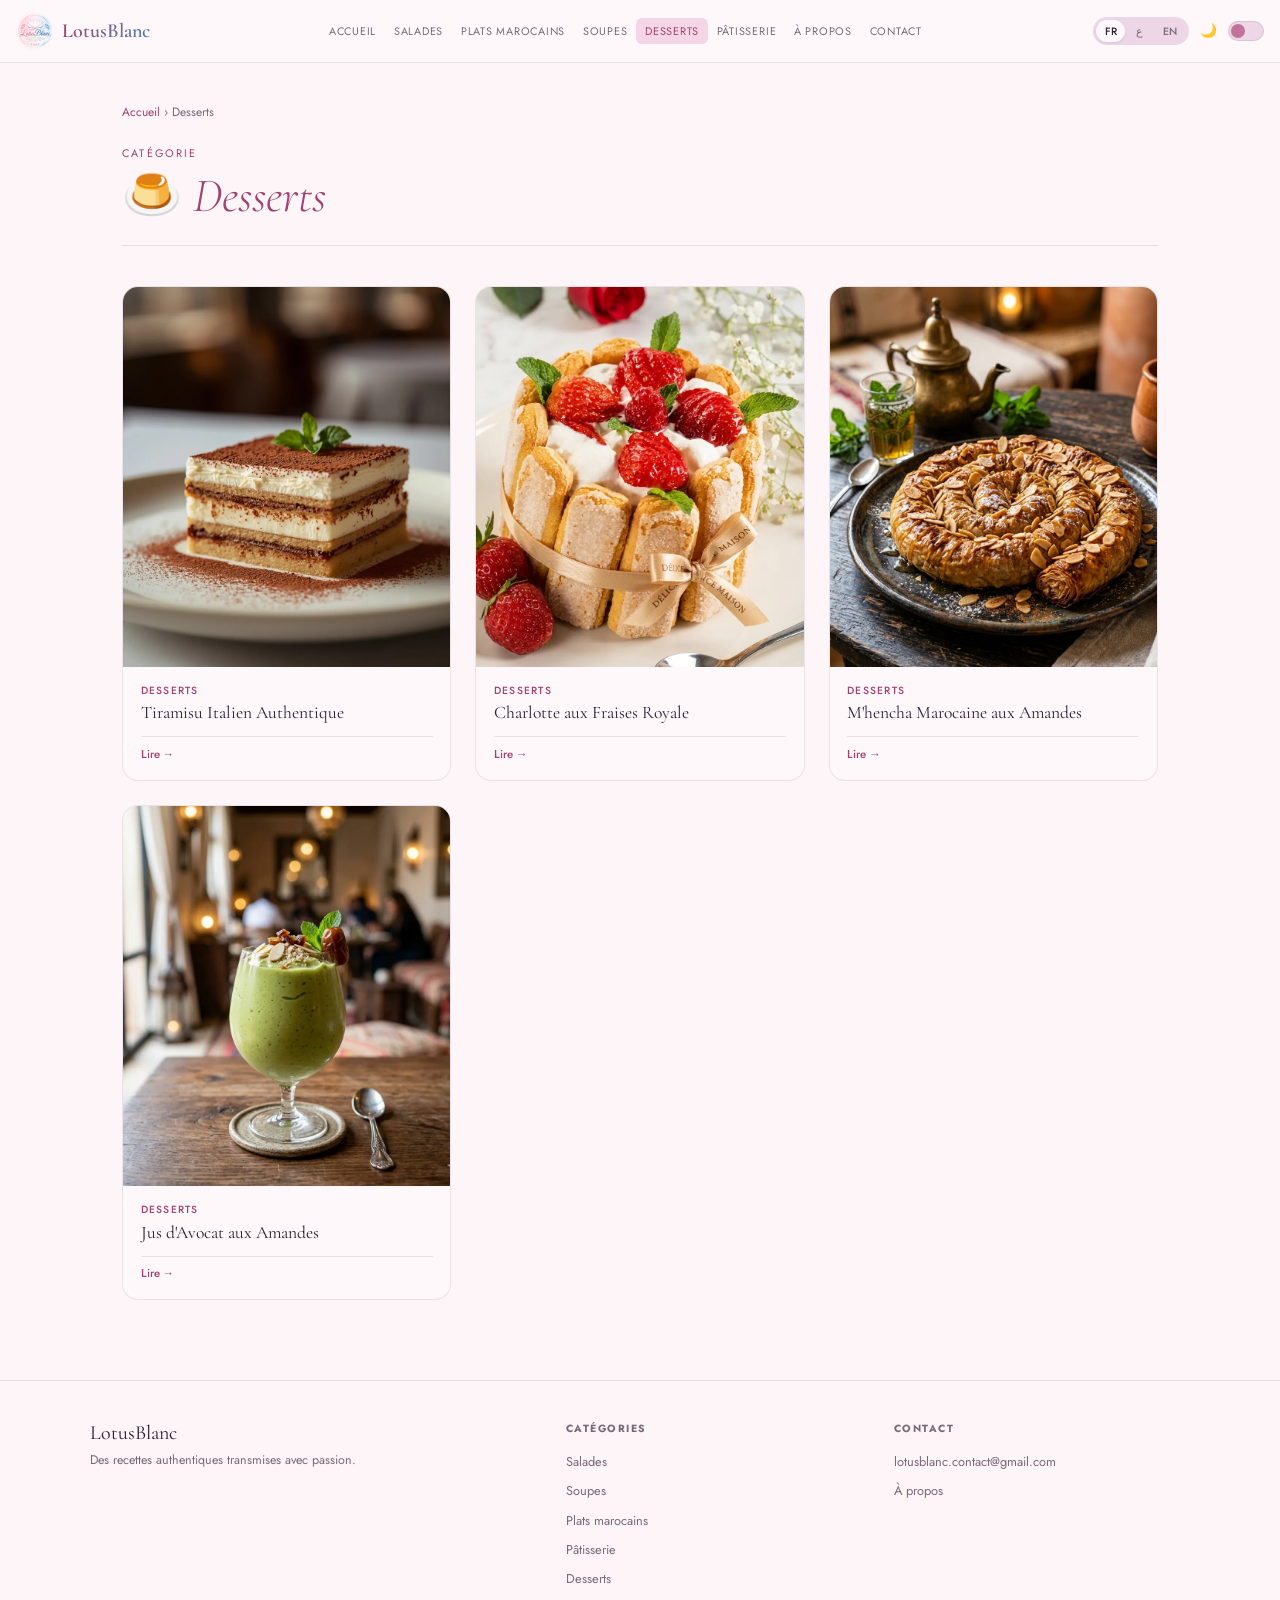
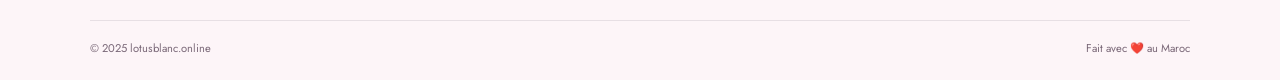
<file: desserts.html>
<!DOCTYPE html>
<html lang="fr" data-theme="light" dir="ltr">
<head>
  <meta charset="UTF-8"/>
  <meta name="viewport" content="width=device-width, initial-scale=1.0"/>
<script data-cfasync="false" src="https://cmp.gatekeeperconsent.com/min.js"></script>
<script data-cfasync="false" src="https://the.gatekeeperconsent.com/cmp.min.js"></script>

<script async src="//www.ezojs.com/ezoic/sa.min.js"></script>
<script>
    window.ezstandalone = window.ezstandalone || {};
    ezstandalone.cmd = ezstandalone.cmd || [];
</script>
<script src="//ezoicanalytics.com/analytics.js"></script>
  <script async src="https://pagead2.googlesyndication.com/pagead/js/adsbygoogle.js?client=ca-pub-3397433681970345"
     crossorigin="anonymous"></script>
  <title>Desserts — Lotus Blanc</title>
<meta name="google-site-verification" content="aPFOJTKQvkj1MSSjcroBan4xgwFbmGJDCRDD2Rv46A0" />
    <meta name="p:domain_verify" content="af4a4e0e0920bd1a32e67c95ecd6333c"/>
   <style>
@import url('https://fonts.googleapis.com/css2?family=Cormorant+Garamond:ital,wght@0,300;0,400;0,600;1,300;1,400&family=Jost:wght@300;400;500&display=swap');
/* 2. كود الـ Scrollbar (زيدي هاد الجزء هنا) */
::-webkit-scrollbar {
    width: 10px;
}

::-webkit-scrollbar-track {
    background: #FDF5F8; /* استعملت اللون الكريمي مباشرة */
}

::-webkit-scrollbar-thumb {
    background: #F5D6E6; /* لون الـ sage-light الوردي */
    border-radius: 10px;
    border: 2px solid #FDF5F8;
}

::-webkit-scrollbar-thumb:hover {
    background: #C0729A; /* لون الـ sage الوردي ملي كنقيسوه */
}
     *,*::before,*::after{box-sizing:border-box;margin:0;padding:0}
:root{--cream:#FDF5F8;--warm-white:#FFF8FB;--card-bg:#FFF8FB;--sage:#C0729A;--sage-light:#F5D6E6;--sage-dark:#A0446F;--gold:#4A7FB5;--gold-light:#C8DDEF;--charcoal:#2C2035;--muted:#7A6878;--border:rgba(44,32,53,0.10);--header-bg:#FFF8FB;--body-bg:#FDF5F8;--toggle-bg:#EDD6E5;}
[data-theme="dark"]{--cream:#1A1520;--warm-white:#221828;--card-bg:#221828;--sage:#C0729A;--sage-light:#4A1F35;--sage-dark:#E090B8;--gold:#6A9FD5;--gold-light:#1A3550;--charcoal:#F5EEF8;--muted:#B09AB8;--border:rgba(245,238,248,0.10);--header-bg:#160F1C;--body-bg:#1A1520;--toggle-bg:#3A2545;}
html{scroll-behavior:smooth}
body{font-family:'Jost',sans-serif;background:var(--body-bg);color:var(--charcoal);min-height:100vh;transition:background .3s,color .3s}

/* HEADER */
header {
    background: var(--header-bg);
    border-bottom: 1px solid var(--border);
    padding: 0 1rem; /* نقصنا شوية من الجناب */
    position: sticky;
    top: 0;
    z-index: 200;
    transition: background .3s;
    width: 100%; /* ضروري باش يعرف قياس الشاشة */
    box-sizing: border-box; /* باش الـ padding ما يخرجش الهيدر لبرة */
}

nav {
    max-width: 100%; /* بدلي 1400px لـ 100% في الموبايل */
    margin: 0 auto;
    display: flex;
    align-items: center;
    height: 62px;
    justify-content: space-between;
}.logo-wrap{display:flex;align-items:center;gap:8px;text-decoration:none;flex-shrink:0;margin-right:.5rem}
.logo-img{width:38px;height:38px;border-radius:50%;object-fit:cover;flex-shrink:0}
.logo-text{font-family:'Cormorant Garamond',serif;font-size:1.25rem;font-weight:600;background:linear-gradient(90deg,#A0446F,#4A7FB5);-webkit-background-clip:text;-webkit-text-fill-color:transparent;background-clip:text;white-space:nowrap}

.nav-links{display:flex;gap:0;list-style:none;flex:1;justify-content:center;flex-wrap:nowrap}
.nav-links li a{font-size:.68rem;font-weight:400;letter-spacing:.07em;text-transform:uppercase;color:var(--muted);text-decoration:none;padding:.32rem .55rem;border-radius:6px;white-space:nowrap;display:block;transition:color .2s,background .2s}
.nav-links li a:hover,.nav-links li a.active-nav{color:var(--sage-dark);background:var(--sage-light)}

.header-right {
    display: flex;
    align-items: center;
    gap: 8px;
    flex-shrink: 0;
    margin-left: auto;
}

.lang-switcher{display:flex;align-items:center;gap:2px;background:var(--toggle-bg);border-radius:50px;padding:3px;flex-shrink:0}
.lang-btn{font-size:.66rem;font-weight:500;padding:.22rem .55rem;border-radius:50px;border:none;background:transparent;color:var(--muted);cursor:pointer;font-family:'Jost',sans-serif;transition:background .2s,color .2s}
.lang-btn.active{background:var(--card-bg);color:var(--charcoal);box-shadow:0 1px 3px rgba(0,0,0,.08)}

.dark-btn{background:none;border:none;cursor:pointer;font-size:.85rem;line-height:1;padding:.2rem;flex-shrink:0}
.toggle{width:36px;height:20px;background:var(--toggle-bg);border-radius:50px;border:1px solid var(--border);cursor:pointer;position:relative;transition:background .3s;flex-shrink:0}
.toggle::after{content:'';position:absolute;top:2px;left:2px;width:14px;height:14px;border-radius:50%;background:var(--sage);transition:transform .3s}
[data-theme="dark"] .toggle::after{transform:translateX(16px)}

/* الـ Hamburger كيكون مخفي في الشاشة الكبيرة */
.hamburger{display:none;flex-direction:column;gap:4px;cursor:pointer;background:none;border:none;padding:5px;border-radius:6px;flex-shrink:0}
.hamburger span{display:block;width:20px;height:2px;background:var(--charcoal);border-radius:2px;transition:all .25s}
.hamburger.open span:nth-child(1){transform:rotate(45deg) translate(4px,4px)}
.hamburger.open span:nth-child(2){opacity:0;transform:scaleX(0)}
.hamburger.open span:nth-child(3){transform:rotate(-45deg) translate(4px,-4px)}

.mobile-menu{display:none;flex-direction:column;background:var(--header-bg);border-top:1px solid var(--border);padding:.4rem 1.2rem .8rem;transition:background .3s}
.mobile-menu.open{display:flex}
.mobile-menu a {
    font-size: .8rem;
    letter-spacing: .08em;
    text-transform: uppercase;
    color: var(--muted);
    text-decoration: none;
    padding: .65rem 0;
    border-bottom: 1px solid var(--border);
    transition: color .2s;
    text-align: right; 
}
.mobile-menu a:last-child{border-bottom:none}
.mobile-menu a:hover{color:var(--charcoal)}

/* الترتيب ديال الموبايل */
@media(max-width:960px) {
    /* 1. تصغير اللوغو باش نخليو البلاصة */
    .logo-text {
        font-size: 1rem !important; /* نقصناه من 1.25 لـ 1.0 */
    }
    .logo-img {
        width: 30px !important; /* صغرنا الصورة شوية */
        height: 30px !important;
    }

    /* 2. إخفاء الروابط القديمة */
    .nav-links { display: none !important; }

    /* 3. جمع اللغات والمنيو في اليمين بلا زحام */
    .header-right {
        display: flex !important;
        align-items: center;
        gap: 5px; /* مسافة صغيرة بزاف */
        margin-left: auto;
        padding-right: 10px; /* باش ما يخرجش المنيو لبرة */
    }

    /* 4. إظهار اللغات والمنيو */
    .lang-switcher { 
        display: flex !important; 
        transform: scale(0.8); /* تصغير أزرار اللغات */
    }

    .hamburger { 
        display: flex !important; 
        margin-left: 2px;
    }
}

/* GENERAL */
.page-wrap{max-width:1100px;margin:0 auto;padding:2.5rem 2rem 5rem}
.breadcrumb{font-size:.75rem;color:var(--muted);margin-bottom:1.5rem}
.breadcrumb a{color:var(--sage-dark);text-decoration:none}
.page-header{margin-bottom:2.5rem;padding-bottom:1.2rem;border-bottom:1px solid var(--border)}
.page-eyebrow{font-size:.68rem;letter-spacing:.2em;text-transform:uppercase;color:var(--sage-dark);margin-bottom:.4rem}
.page-title{font-family:'Cormorant Garamond',serif;font-size:clamp(2rem,5vw,3rem);font-weight:300;color:var(--charcoal)}
.page-title em{font-style:italic;color:var(--sage-dark)}
.section-title{font-family:'Cormorant Garamond',serif;font-size:1.65rem;font-weight:400;color:var(--charcoal)}
.section-eyebrow{font-size:.68rem;letter-spacing:.18em;text-transform:uppercase;color:var(--sage-dark);margin-bottom:.3rem}
.see-all{font-size:.75rem;letter-spacing:.1em;text-transform:uppercase;color:var(--sage-dark);text-decoration:none;font-weight:500}

/* ARTICLES GRID */
.articles-grid {
    display: grid;
    grid-template-columns: repeat(3, 1fr); /* خليه 4 باش يجي مقاد في الـ PC */
    gap: 1.5rem;
}.article-card{background:var(--card-bg);border:1px solid var(--border);border-radius:16px;overflow:hidden;cursor:pointer;transition:transform .2s,border-color .2s,background .3s;text-decoration:none;color:inherit;display:block}
.article-card:hover{transform:translateY(-3px);border-color:var(--sage)}
.art-img{height:380px !important;display:flex;align-items:center;justify-content:center;font-size:3.5rem;overflow:hidden;background:var(--sage-light)}
.art-img img{width:100%;height:100%;object-fit:cover}
.art-body{padding:1rem 1.1rem 1.1rem;display:flex;flex-direction:column;gap:.3rem}
.art-cat{font-size:.65rem;letter-spacing:.12em;text-transform:uppercase;color:var(--sage-dark);font-weight:500}
.art-title{font-family:'Cormorant Garamond',serif;font-size:1.1rem;font-weight:400;color:var(--charcoal);line-height:1.3;flex:1}
.art-lire{font-size:.72rem;color:var(--sage-dark);font-weight:500;margin-top:.4rem;padding-top:.55rem;border-top:1px solid var(--border)}
.art-coming{opacity:.35;cursor:default;pointer-events:none}
.featured-article{grid-row:1/3;grid-column:1}
.featured-article .art-img{height:250px}
.featured-article .art-title{font-size:1.4rem}
.empty-state{text-align:center;padding:4rem 2rem;color:var(--muted);font-size:.9rem;grid-column:1/-1}
.empty-state .empty-icon{font-size:3rem;margin-bottom:1rem;display:block}

/* AD */
.ad-banner-wrap{max-width:1100px;margin:2rem auto 0;padding:0 2rem}
.ad-zone{background:var(--card-bg);border:1px dashed var(--border);border-radius:12px;display:flex;align-items:center;justify-content:center;color:var(--muted);font-size:.72rem;letter-spacing:.08em;text-transform:uppercase;height:90px;width:100%;transition:background .3s}

/* CATEGORIES */
.categories{max-width:1100px;margin:3rem auto;padding:0 2rem}
.cat-grid{display:grid;grid-template-columns:repeat(5,1fr);gap:1rem;margin-top:1.2rem}
.cat-card{background:var(--card-bg);border:1px solid var(--border);border-radius:14px;padding:1.4rem 1rem;text-align:center;cursor:pointer;transition:border-color .2s,transform .2s,background .3s;text-decoration:none;color:inherit;display:block}
.cat-card:hover{border-color:var(--sage);transform:translateY(-2px)}
.cat-icon{font-size:1.9rem;margin-bottom:.45rem;display:block}
.cat-name{font-size:.7rem;letter-spacing:.1em;text-transform:uppercase;color:var(--muted);font-weight:500}

/* HERO */
.hero{background:var(--warm-white);padding:4rem 2rem 3.5rem;text-align:center;border-bottom:1px solid var(--border);position:relative;overflow:hidden;transition:background .3s}
.hero::before{content:'';position:absolute;top:-80px;left:50%;transform:translateX(-50%);width:500px;height:500px;background:radial-gradient(circle,#F5D6E6 0%,#C8DDEF 55%,transparent 75%);opacity:.3;pointer-events:none}
.hero-eyebrow{font-size:.7rem;letter-spacing:.22em;text-transform:uppercase;color:var(--sage-dark);margin-bottom:1rem;display:flex;align-items:center;justify-content:center;gap:10px}
.hero-eyebrow::before,.hero-eyebrow::after{content:'';width:28px;height:1px;background:var(--sage);opacity:.5}
.hero h1{font-family:'Cormorant Garamond',serif;font-size:clamp(2.4rem,6vw,4.2rem);font-weight:300;line-height:1.1;color:var(--charcoal);margin-bottom:1rem}
.hero h1 em{font-style:italic;color:var(--sage-dark)}
.hero>p{font-size:.93rem;color:var(--muted);max-width:460px;margin:0 auto 2rem;line-height:1.7}
.search-wrap{max-width:390px;margin:0 auto;position:relative}
.search-wrap input{width:100%;padding:.78rem 1.2rem .78rem 2.8rem;border:1px solid var(--border);border-radius:50px;background:var(--body-bg);font-family:'Jost',sans-serif;font-size:.87rem;color:var(--charcoal);outline:none;transition:border-color .2s,background .3s}
.search-wrap input:focus{border-color:var(--sage);box-shadow:0 0 0 3px rgba(192,114,154,.12)}
.search-wrap input::placeholder{color:var(--muted)}
.search-icon{position:absolute;left:.9rem;top:50%;transform:translateY(-50%);color:var(--muted)}

/* NEWSLETTER */
.newsletter{background:var(--sage-dark);padding:3.5rem 2rem;text-align:center;margin-top:3rem}
.newsletter h2{font-family:'Cormorant Garamond',serif;font-size:1.9rem;font-weight:300;color:white;margin-bottom:.5rem}
.newsletter p{font-size:.85rem;color:rgba(255,255,255,.65);margin-bottom:1.3rem}
.nl-form{display:flex;gap:.7rem;max-width:380px;margin:0 auto}
.nl-form input{flex:1;padding:.7rem 1.1rem;border:1px solid rgba(255,255,255,.25);border-radius:50px;background:rgba(255,255,255,.1);color:white;font-family:'Jost',sans-serif;font-size:.82rem;outline:none}
.nl-form input::placeholder{color:rgba(255,255,255,.5)}
.nl-form button{padding:.7rem 1.3rem;background:var(--gold);color:white;border:none;border-radius:50px;font-family:'Jost',sans-serif;font-size:.78rem;font-weight:500;letter-spacing:.08em;text-transform:uppercase;cursor:pointer;white-space:nowrap;transition:opacity .2s}
.nl-form button:hover{opacity:.85}

/* RECIPE PAGE */
.recipe-wrap{max-width:880px;margin:0 auto;padding:2rem 2rem 5rem}
.back-btn{display:inline-flex;align-items:center;gap:6px;font-size:.75rem;letter-spacing:.08em;text-transform:uppercase;color:var(--muted);cursor:pointer;border:none;background:none;font-family:'Jost',sans-serif;padding:0;margin-bottom:2rem;transition:color .2s;text-decoration:none}
.back-btn:hover{color:var(--charcoal)}
.recipe-hero{display:grid;grid-template-columns:1fr 1fr;gap:2.5rem;margin-bottom:2.5rem;align-items:center}
.recipe-hero-img{border-radius:18px;overflow:hidden;border:1px solid var(--border);aspect-ratio:1;background:var(--sage-light);display:flex;align-items:center;justify-content:center;font-size:5rem}
.recipe-hero-img img{width:100%;height:100%;object-fit:cover}
.badge{display:inline-block;font-size:.65rem;letter-spacing:.14em;text-transform:uppercase;background:var(--sage-light);color:var(--sage-dark);padding:.26rem .75rem;border-radius:50px;margin-bottom:.75rem;font-weight:500}
.recipe-hero-info h1{font-family:'Cormorant Garamond',serif;font-size:2.1rem;font-weight:400;line-height:1.15;color:var(--charcoal);margin-bottom:.8rem}
.recipe-hero-info>p{font-size:.87rem;color:var(--muted);line-height:1.7;margin-bottom:1.3rem}
.recipe-stats{display:grid;grid-template-columns:repeat(4,1fr);background:var(--card-bg);border:1px solid var(--border);border-radius:13px;padding:.9rem;transition:background .3s}
.stat{text-align:center;padding:.35rem 0}
.stat+.stat{border-left:1px solid var(--border)}
.stat-val{display:block;font-family:'Cormorant Garamond',serif;font-size:1.3rem;color:var(--charcoal);line-height:1.2}
.stat-label{font-size:.6rem;letter-spacing:.1em;text-transform:uppercase;color:var(--muted)}
.recipe-body{display:grid;grid-template-columns:240px 1fr;gap:2.5rem;margin-top:2.5rem}
.ingredients-panel{background:var(--card-bg);border:1px solid var(--border);border-radius:15px;padding:1.3rem;height:fit-content;position:sticky;top:78px;transition:background .3s}
.panel-title{font-family:'Cormorant Garamond',serif;font-size:1.2rem;font-weight:400;color:var(--charcoal);margin-bottom:.8rem;padding-bottom:.6rem;border-bottom:1px solid var(--border)}
.ingredient-list{list-style:none}
.ingredient-item{display:flex;align-items:flex-start;padding:.42rem 0;border-bottom:1px solid var(--border);gap:.4rem;font-size:.82rem;color:var(--charcoal)}
.ingredient-item:last-child{border-bottom:none}
.ingredient-item::before{content:'•';color:var(--sage);flex-shrink:0}
.steps-title{font-family:'Cormorant Garamond',serif;font-size:1.35rem;font-weight:400;color:var(--charcoal);margin-bottom:1.2rem;padding-bottom:.6rem;border-bottom:1px solid var(--border)}
.step{display:flex;gap:1rem;margin-bottom:1.5rem}
.step-num{width:27px;height:27px;border-radius:50%;background:var(--sage);color:white;font-size:.75rem;font-weight:500;display:flex;align-items:center;justify-content:center;flex-shrink:0;margin-top:.1rem}
.step-text{font-size:.85rem;color:var(--muted);line-height:1.75;padding-top:.05rem}
.tips-section{margin-top:1.8rem;padding:1.3rem;background:var(--card-bg);border:1px solid var(--border);border-radius:13px;transition:background .3s}
.tips-section h3{font-family:'Cormorant Garamond',serif;font-size:1.2rem;font-weight:400;color:var(--charcoal);margin-bottom:.8rem}
.tips-section ul{list-style:none}
.tips-section li{font-size:.82rem;color:var(--muted);padding:.35rem 0 .35rem 1rem;position:relative;line-height:1.6}
.tips-section li::before{content:'✦';position:absolute;left:0;color:var(--gold);font-size:.55rem;top:.5rem}

/* ABOUT */
.about-wrap{max-width:860px;margin:0 auto;padding:2rem 2rem 5rem}
.about-hero{display:grid;grid-template-columns:1fr 1.6fr;gap:3rem;align-items:center;margin-bottom:3rem;padding-bottom:3rem;border-bottom:1px solid var(--border)}
.about-img{width:100%;aspect-ratio:1;border-radius:50%;background:linear-gradient(135deg,var(--sage-light),var(--gold-light));display:flex;align-items:center;justify-content:center;font-size:5rem;border:3px solid var(--border);position:relative}
.about-img-badge{position:absolute;bottom:8px;right:8px;background:var(--sage-dark);color:white;font-size:.65rem;letter-spacing:.1em;text-transform:uppercase;padding:.32rem .7rem;border-radius:50px;font-weight:500}
.about-intro h1{font-family:'Cormorant Garamond',serif;font-size:2.4rem;font-weight:300;line-height:1.15;color:var(--charcoal);margin-bottom:.9rem}
.about-intro h1 em{font-style:italic;color:var(--sage-dark)}
.about-intro>p{font-size:.88rem;color:var(--muted);line-height:1.8;margin-bottom:.8rem}
.about-stats{display:flex;gap:2rem;margin-top:1.2rem}
.about-stat-num{display:block;font-family:'Cormorant Garamond',serif;font-size:2rem;font-weight:400;color:var(--sage-dark);line-height:1}
.about-stat-label{font-size:.68rem;letter-spacing:.1em;text-transform:uppercase;color:var(--muted)}
.about-section{margin-bottom:2.5rem}
.about-section-title{font-family:'Cormorant Garamond',serif;font-size:1.65rem;font-weight:400;color:var(--charcoal);margin-bottom:.9rem;padding-bottom:.55rem;border-bottom:1px solid var(--border)}
.about-section p{font-size:.88rem;color:var(--muted);line-height:1.85;margin-bottom:.8rem}
.values-grid{display:grid;grid-template-columns:repeat(3,1fr);gap:1rem;margin-top:1.2rem}
.value-card{background:var(--card-bg);border:1px solid var(--border);border-radius:13px;padding:1.3rem 1rem;text-align:center;transition:background .3s}
.value-icon{font-size:1.8rem;margin-bottom:.5rem;display:block}
.value-title{font-family:'Cormorant Garamond',serif;font-size:1rem;font-weight:400;color:var(--charcoal);margin-bottom:.3rem}
.value-desc{font-size:.75rem;color:var(--muted);line-height:1.5}
.contact-box{background:var(--card-bg);border:1px solid var(--border);border-radius:15px;padding:1.8rem;text-align:center;transition:background .3s}
.contact-box h3{font-family:'Cormorant Garamond',serif;font-size:1.45rem;font-weight:400;color:var(--charcoal);margin-bottom:.4rem}
.contact-box p{font-size:.85rem;color:var(--muted);margin-bottom:1.2rem}
.contact-link{display:inline-flex;align-items:center;gap:.5rem;padding:.6rem 1.3rem;border:1px solid var(--border);border-radius:50px;font-size:.8rem;color:var(--charcoal);text-decoration:none;background:var(--body-bg);transition:border-color .2s,background .2s}
.contact-link:hover{border-color:var(--sage);background:var(--sage-light);color:var(--sage-dark)}

/* FOOTER - النسخة المتوافقة مع الـ Dark Mode */
footer {
    background: var(--body-bg); /* غيتبع لون الموقع (أبيض في العادي، غامق في الدارك) */
    padding: 2.5rem 2rem 1.5rem;
    margin-top: auto;
    border-top: 1px solid var(--border);
    transition: background .3s, border-color .3s;
}

.footer-inner {
    max-width: 1100px;
    margin: 0 auto;
    display: grid;
    grid-template-columns: 1.5fr 1fr 1fr;
    gap: 2rem;
    padding-bottom: 1.5rem;
    border-bottom: 1px solid var(--border);
}

.footer-brand-name {
    font-family: 'Cormorant Garamond', serif;
    font-size: 1.25rem;
    color: var(--charcoal); /* اللون الأساسي للنصوص عندك */
    display: block;
    margin-bottom: .4rem;
}

.footer-brand p {
    font-size: .78rem;
    color: var(--muted); /* اللون الباهت للنصوص */
    line-height: 1.6;
}

.footer-col h4 {
    font-size: .65rem;
    letter-spacing: .14em;
    text-transform: uppercase;
    color: var(--muted);
    margin-bottom: .8rem;
}

.footer-col ul {
    list-style: none;
    padding: 0;
}

.footer-col li {
    margin-bottom: .4rem;
}

.footer-col a {
    font-size: .8rem;
    color: var(--muted);
    text-decoration: none;
    transition: color .2s;
}

.footer-col a:hover {
    color: var(--sage-dark); /* لون الهوية عند التمرير */
}

.footer-bottom {
    max-width: 1100px;
    margin: 1.2rem auto 0;
    display: flex;
    justify-content: space-between;
    font-size: .7rem;
    color: var(--muted);
}

/* تعديل للموبايل باش يجي مقاد */
@media (max-width: 768px) {
    .footer-inner {
        grid-template-columns: 1fr;
        gap: 1.5rem;
        text-align: center;
    }
    .footer-bottom {
        flex-direction: column;
        gap: 10px;
        text-align: center;
    }
}
/* RESPONSIVE */
@media(max-width:800px){
  .recipe-hero{grid-template-columns:1fr}
  .recipe-body{grid-template-columns:1fr}
  .ingredients-panel{position:static}
  .recipe-stats{grid-template-columns:repeat(2,1fr)}
  .about-hero{grid-template-columns:1fr}
  .values-grid{grid-template-columns:1fr 1fr}
  .cat-grid{grid-template-columns:repeat(3,1fr)}
  .footer-inner{grid-template-columns:1fr}
  .footer-bottom{flex-direction:column;gap:.4rem;text-align:center}
  .nl-form{flex-direction:column}
  .articles-grid{grid-template-columns:1fr 1fr}
  .featured-article{grid-row:auto;grid-column:1/3}
}
@media(max-width:500px){
  .articles-grid{grid-template-columns:1fr}
  .featured-article{grid-column:1}
  .cat-grid{grid-template-columns:repeat(2,1fr)}
}
     /* BACK TO TOP BUTTON STYLE */
#backToTop {
    position: fixed;
    bottom: 25px;
    left: 50%;
    transform: translateX(-50%);
    background: var(--sage);
    color: white;
    border: 1px solid var(--border);
    width: 45px;
    height: 45px;
    border-radius: 50%;
    font-size: 20px;
    cursor: pointer;
    box-shadow: 0 4px 10px rgba(0, 0, 0, 0.1);
    z-index: 999;
    /* هادي هي اللي غاتخليه مخفي ف الأول */
    display: none; 
    align-items: center;
    justify-content: center;
    transition: background 0.3s, transform 0.3s;
}

#backToTop:hover {
    background: var(--sage-dark);
    transform: translateX(-50%) translateY(-3px);
}

[data-theme="dark"] #backToTop {
    background: var(--sage-light);
    color: var(--body-bg);
}
[data-theme="dark"] #backToTop:hover {
    background: var(--sage);
}
</style>

</style>
<body>
<header>
  <nav>
    <a class="logo-wrap" href="index.html">
      <img src="photos/logo.png" alt="Lotus Blanc" class="logo-img"/>
      <span class="logo-text">LotusBlanc</span>
    </a>
    <ul class="nav-links"><li><a href="index.html" data-fr="Accueil" data-ar="الرئيسية" data-en="Home">Accueil</a></li><li><a href="salades.html" data-fr="Salades" data-ar="سلطات" data-en="Salads">Salades</a></li><li><a href="plats-marocains.html" data-fr="Plats marocains" data-ar="أطباق مغربية" data-en="Moroccan">Plats marocains</a></li><li><a href="soupes.html" data-fr="Soupes" data-ar="شوربات" data-en="Soups">Soupes</a></li><li><a href="desserts.html" class="active-nav" data-fr="Desserts" data-ar="تحلية" data-en="Desserts">Desserts</a></li><li><a href="patisserie.html" data-fr="Pâtisserie" data-ar="حلويات" data-en="Pastry">Pâtisserie</a></li><li><a href="about.html" data-fr="À propos" data-ar="من نحن" data-en="About">À propos</a></li><li><a href="mailto:lotusblanc.contact@gmail.com" data-fr="Contact" data-ar="تواصل" data-en="Contact">Contact</a></li></ul>
    <div class="header-right">
      <div class="lang-switcher">
        <button class="lang-btn active" onclick="setLang('fr')">FR</button>
        <button class="lang-btn" onclick="setLang('ar')">ع</button>
        <button class="lang-btn" onclick="setLang('en')">EN</button>
      </div>
      <span id="toggle-icon" class="dark-btn" onclick="toggleTheme()">🌙</span>
      <div class="toggle" onclick="toggleTheme()"></div>
      <button class="hamburger" id="hamburger" onclick="toggleMenu()">
        <span></span><span></span><span></span>
      </button>
    </div>
  </nav>
  <div class="mobile-menu" id="mobile-menu"><a href="index.html" data-fr="Accueil" data-ar="الرئيسية" data-en="Home">Accueil</a><a href="salades.html" data-fr="Salades" data-ar="سلطات" data-en="Salads">Salades</a><a href="plats-marocains.html" data-fr="Plats marocains" data-ar="أطباق مغربية" data-en="Moroccan">Plats marocains</a><a href="soupes.html" data-fr="Soupes" data-ar="شوربات" data-en="Soups">Soupes</a><a href="desserts.html" data-fr="Desserts" data-ar="تحلية" data-en="Desserts">Desserts</a><a href="patisserie.html" data-fr="Pâtisserie" data-ar="حلويات" data-en="Pastry">Pâtisserie</a><a href="about.html" data-fr="À propos" data-ar="من نحن" data-en="About">À propos</a><a href="mailto:lotusblanc.contact@gmail.com" data-fr="Contact" data-ar="تواصل" data-en="Contact">Contact</a></div>
</header>

<div class="page-wrap">
  <p class="breadcrumb"><a href="index.html" data-fr="Accueil" data-ar="الرئيسية" data-en="Home">Accueil</a> › <span data-fr="Desserts" data-ar="تحلية" data-en="Desserts">Desserts</span></p>
  <div class="page-header">
    <p class="page-eyebrow" data-fr="Catégorie" data-ar="فئة" data-en="Category">Catégorie</p>
    <h1 class="page-title">🍮 <em data-fr="Desserts" data-ar="تحلية" data-en="Desserts">Desserts</em></h1>
  </div>
  <div class="articles-grid" id="articles-grid">
    <div class="empty-state"><span class="empty-icon">🍮</span><p data-fr="Chargement..." data-ar="جاري التحميل..." data-en="Loading...">Chargement...</p></div>
  </div>
</div>

<footer>
  <div class="footer-inner">
    <div class="footer-brand">
      <span class="footer-brand-name">LotusBlanc</span>
      <p data-fr="Des recettes authentiques transmises avec passion." data-ar="وصفات أصيلة تنقل بشغف." data-en="Authentic recipes shared with passion.">Des recettes authentiques transmises avec passion.</p>
    </div>
    <div class="footer-col">
      <h4 data-fr="Catégories" data-ar="الفئات" data-en="Categories">Catégories</h4>
      <ul>
        <li><a href="salades.html" data-fr="Salades" data-ar="سلطات" data-en="Salads">Salades</a></li>
        <li><a href="soupes.html" data-fr="Soupes" data-ar="شوربات" data-en="Soups">Soupes</a></li>
        <li><a href="plats-marocains.html" data-fr="Plats marocains" data-ar="أطباق مغربية" data-en="Moroccan">Plats marocains</a></li>
        <li><a href="patisserie.html" data-fr="Pâtisserie" data-ar="حلويات" data-en="Pastry">Pâtisserie</a></li>
        <li><a href="desserts.html" data-fr="Desserts" data-ar="تحلية" data-en="Desserts">Desserts</a></li>
      </ul>
    </div>
    <div class="footer-col">
      <h4>Contact</h4>
      <ul>
        <li><a href="mailto:lotusblanc.contact@gmail.com">lotusblanc.contact@gmail.com</a></li>
        <li><a href="about.html" data-fr="À propos" data-ar="من نحن" data-en="About">À propos</a></li>
      </ul>
    </div>
  </div>
  <div class="footer-bottom">
    <p>© 2025 lotusblanc.online</p>
    <p data-fr="Fait avec ❤️ au Maroc" data-ar="صنع بـ ❤️ في المغرب" data-en="Made with ❤️ in Morocco">Fait avec ❤️ au Maroc</p>
  </div>
</footer>
<script>
var currentLang = localStorage.getItem('lb-lang') || 'fr';

function toggleTheme() {
  var html = document.documentElement;
  var isDark = html.getAttribute('data-theme') === 'dark';
  html.setAttribute('data-theme', isDark ? 'light' : 'dark');
  var ti = document.getElementById('toggle-icon');
  if (ti) ti.textContent = isDark ? '🌙' : '☀️';
  localStorage.setItem('lb-theme', isDark ? 'light' : 'dark');
}

function setLang(lang) {
  currentLang = lang;
  localStorage.setItem('lb-lang', lang);
  document.querySelectorAll('.lang-btn').forEach(function(btn) {
    var map = {fr:'FR', ar:'ع', en:'EN'};
    btn.classList.toggle('active', btn.textContent.trim() === map[lang]);
  });
  document.documentElement.setAttribute('dir', lang === 'ar' ? 'rtl' : 'ltr');
  document.querySelectorAll('[data-fr]').forEach(function(el) {
    var val = el.getAttribute('data-' + lang) || el.getAttribute('data-fr');
    if (!val) return;
    if (el.tagName === 'INPUT' || el.tagName === 'TEXTAREA') el.placeholder = val;
    else el.textContent = val;
  });
  document.querySelectorAll('[data-placeholder-fr]').forEach(function(el) {
    el.placeholder = el.getAttribute('data-placeholder-' + lang) || el.getAttribute('data-placeholder-fr');
  });
  if (typeof onLangChange === 'function') onLangChange(lang);
}

function toggleMenu() {
  var menu = document.getElementById('mobile-menu');
  var btn = document.getElementById('hamburger');
  if (menu) menu.classList.toggle('open');
  if (btn) btn.classList.toggle('open');
}

window.addEventListener('DOMContentLoaded', function() {
  if (localStorage.getItem('lb-theme') === 'dark') {
    document.documentElement.setAttribute('data-theme', 'dark');
    var ti = document.getElementById('toggle-icon');
    if (ti) ti.textContent = '☀️';
  }
  if (currentLang !== 'fr') setLang(currentLang);
});

var CAT_ID = 'desserts';
var CAT_LABELS = {fr:'Desserts', ar:'تحلية', en:'Desserts'};
var CAT_ICON = '🍮';
function renderArticles() {
  var grid = document.getElementById('articles-grid');
  if (!grid) return;

  fetch('articles.json?v=' + Date.now())
    .then(r => r.json())
    .then(data => {
      var articles = data[CAT_ID] || []; // كيقرا نيشان من الصنف فـ JSON

      if (articles.length === 0) {
        grid.innerHTML = '<div class="empty-state"><span class="empty-icon">' + CAT_ICON + '</span><p>Bientôt disponible...</p></div>';
        return;
      }

      var lire = {fr:'Lire →', ar:'اقرأ →', en:'Read →'};
      grid.innerHTML = articles.map(function(a) {
        var titre = a['titre_' + currentLang] || a.titre_fr;
        // هنا ديما كيقرا من مسار الصورة اللي فـ JSON
        var photoHtml = a.photo ? '<img src="' + a.photo + '" alt="' + titre + '">' : CAT_ICON;

        return '<a class="article-card" href="recette.html?cat=' + CAT_ID + '&id=' + a.id + '">' +
          '<div class="art-img">' + photoHtml + '</div>' +
          '<div class="art-body">' +
          '<span class="art-cat">' + (a['cat_'+currentLang] || CAT_LABELS[currentLang]) + '</span>' +
          '<h3 class="art-title">' + titre + '</h3>' +
          '<span class="art-lire">' + (lire[currentLang]||'Lire →') + '</span>' +
          '</div></a>';
      }).join('');
    });
}
  
 function onLangChange() { renderArticles(); }
window.addEventListener('DOMContentLoaded', renderArticles);
  window.addEventListener('scroll', function() {
    var backToTopButton = document.getElementById('backToTop');
    if (window.scrollY > 300) {
        backToTopButton.style.display = 'flex';
    } else {
        backToTopButton.style.display = 'none';
    }
});

// كود الضغطة باش يطلع لفوق
document.getElementById('backToTop').addEventListener('click', function() {
    window.scrollTo({ top: 0, behavior: 'smooth' });
});
</script>
  

<!-- الزر كيكون هو اللخر قبل ما نسدو الـ body -->
    <button id="backToTop" title="العودة للأعلى">↑</button>

    <!-- السكربت ضروري يكون هو آخر حاجة -->
    <script src="script.js"></script>
</body>
</html>
</file>
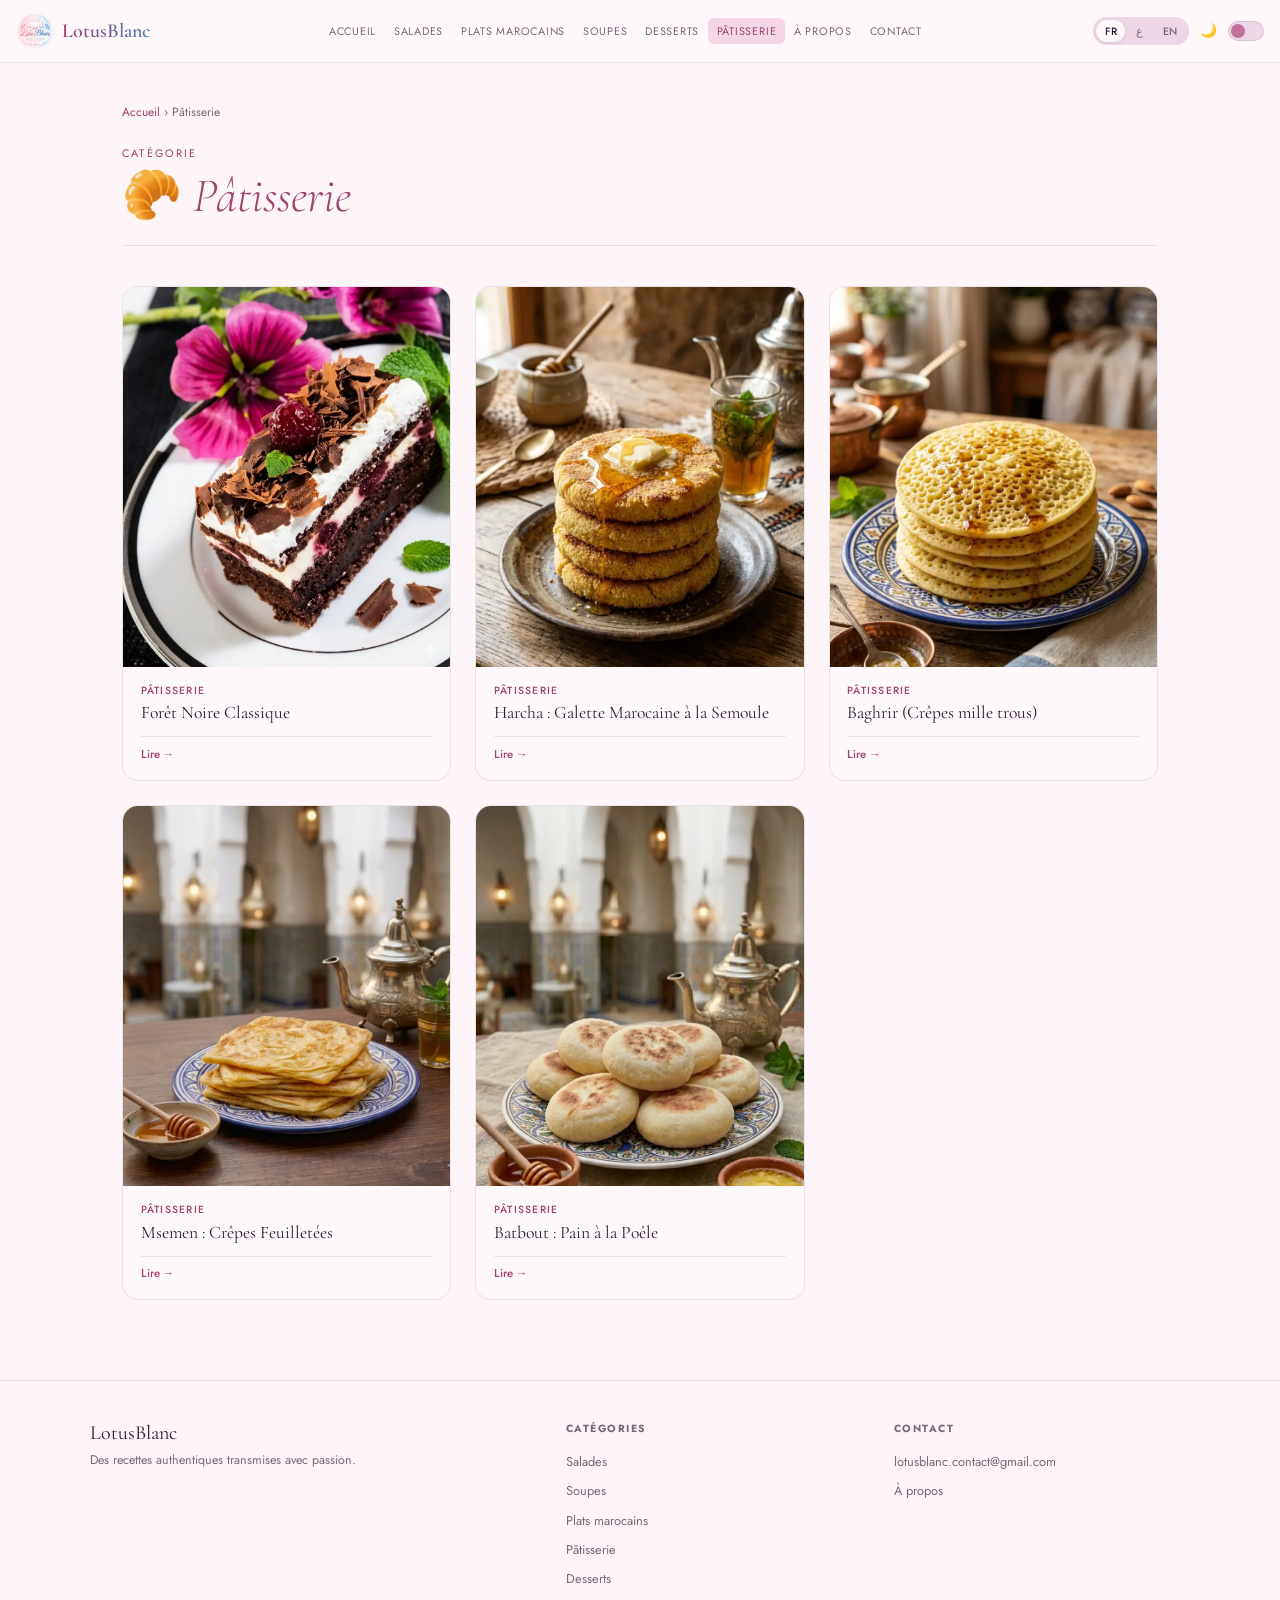
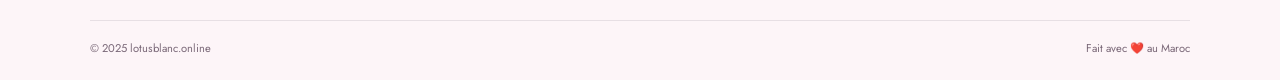
<file: patisserie.html>
<!DOCTYPE html>
<html lang="fr" data-theme="light" dir="ltr">
<head>
  <meta charset="UTF-8"/>
  <meta name="viewport" content="width=device-width, initial-scale=1.0"/>
<script data-cfasync="false" src="https://cmp.gatekeeperconsent.com/min.js"></script>
<script data-cfasync="false" src="https://the.gatekeeperconsent.com/cmp.min.js"></script>

<script async src="//www.ezojs.com/ezoic/sa.min.js"></script>
<script>
    window.ezstandalone = window.ezstandalone || {};
    ezstandalone.cmd = ezstandalone.cmd || [];
</script>
<script src="//ezoicanalytics.com/analytics.js"></script>
  <script async src="https://pagead2.googlesyndication.com/pagead/js/adsbygoogle.js?client=ca-pub-3397433681970345"
     crossorigin="anonymous"></script>
  <title>Pâtisserie — Lotus Blanc</title>
  <meta name="google-site-verification" content="aPFOJTKQvkj1MSSjcroBan4xgwFbmGJDCRDD2Rv46A0" />
    <meta name="p:domain_verify" content="af4a4e0e0920bd1a32e67c95ecd6333c"/>
   <style>
@import url('https://fonts.googleapis.com/css2?family=Cormorant+Garamond:ital,wght@0,300;0,400;0,600;1,300;1,400&family=Jost:wght@300;400;500&display=swap');
/* 2. كود الـ Scrollbar (زيدي هاد الجزء هنا) */
::-webkit-scrollbar {
    width: 10px;
}

::-webkit-scrollbar-track {
    background: #FDF5F8; /* استعملت اللون الكريمي مباشرة */
}

::-webkit-scrollbar-thumb {
    background: #F5D6E6; /* لون الـ sage-light الوردي */
    border-radius: 10px;
    border: 2px solid #FDF5F8;
}

::-webkit-scrollbar-thumb:hover {
    background: #C0729A; /* لون الـ sage الوردي ملي كنقيسوه */
}
     *,*::before,*::after{box-sizing:border-box;margin:0;padding:0}
:root{--cream:#FDF5F8;--warm-white:#FFF8FB;--card-bg:#FFF8FB;--sage:#C0729A;--sage-light:#F5D6E6;--sage-dark:#A0446F;--gold:#4A7FB5;--gold-light:#C8DDEF;--charcoal:#2C2035;--muted:#7A6878;--border:rgba(44,32,53,0.10);--header-bg:#FFF8FB;--body-bg:#FDF5F8;--toggle-bg:#EDD6E5;}
[data-theme="dark"]{--cream:#1A1520;--warm-white:#221828;--card-bg:#221828;--sage:#C0729A;--sage-light:#4A1F35;--sage-dark:#E090B8;--gold:#6A9FD5;--gold-light:#1A3550;--charcoal:#F5EEF8;--muted:#B09AB8;--border:rgba(245,238,248,0.10);--header-bg:#160F1C;--body-bg:#1A1520;--toggle-bg:#3A2545;}
html{scroll-behavior:smooth}
body{font-family:'Jost',sans-serif;background:var(--body-bg);color:var(--charcoal);min-height:100vh;transition:background .3s,color .3s}

/* HEADER */
header {
    background: var(--header-bg);
    border-bottom: 1px solid var(--border);
    padding: 0 1rem; /* نقصنا شوية من الجناب */
    position: sticky;
    top: 0;
    z-index: 200;
    transition: background .3s;
    width: 100%; /* ضروري باش يعرف قياس الشاشة */
    box-sizing: border-box; /* باش الـ padding ما يخرجش الهيدر لبرة */
}

nav {
    max-width: 100%; /* بدلي 1400px لـ 100% في الموبايل */
    margin: 0 auto;
    display: flex;
    align-items: center;
    height: 62px;
    justify-content: space-between;
}.logo-wrap{display:flex;align-items:center;gap:8px;text-decoration:none;flex-shrink:0;margin-right:.5rem}
.logo-img{width:38px;height:38px;border-radius:50%;object-fit:cover;flex-shrink:0}
.logo-text{font-family:'Cormorant Garamond',serif;font-size:1.25rem;font-weight:600;background:linear-gradient(90deg,#A0446F,#4A7FB5);-webkit-background-clip:text;-webkit-text-fill-color:transparent;background-clip:text;white-space:nowrap}

.nav-links{display:flex;gap:0;list-style:none;flex:1;justify-content:center;flex-wrap:nowrap}
.nav-links li a{font-size:.68rem;font-weight:400;letter-spacing:.07em;text-transform:uppercase;color:var(--muted);text-decoration:none;padding:.32rem .55rem;border-radius:6px;white-space:nowrap;display:block;transition:color .2s,background .2s}
.nav-links li a:hover,.nav-links li a.active-nav{color:var(--sage-dark);background:var(--sage-light)}

.header-right {
    display: flex;
    align-items: center;
    gap: 8px;
    flex-shrink: 0;
    margin-left: auto;
}

.lang-switcher{display:flex;align-items:center;gap:2px;background:var(--toggle-bg);border-radius:50px;padding:3px;flex-shrink:0}
.lang-btn{font-size:.66rem;font-weight:500;padding:.22rem .55rem;border-radius:50px;border:none;background:transparent;color:var(--muted);cursor:pointer;font-family:'Jost',sans-serif;transition:background .2s,color .2s}
.lang-btn.active{background:var(--card-bg);color:var(--charcoal);box-shadow:0 1px 3px rgba(0,0,0,.08)}

.dark-btn{background:none;border:none;cursor:pointer;font-size:.85rem;line-height:1;padding:.2rem;flex-shrink:0}
.toggle{width:36px;height:20px;background:var(--toggle-bg);border-radius:50px;border:1px solid var(--border);cursor:pointer;position:relative;transition:background .3s;flex-shrink:0}
.toggle::after{content:'';position:absolute;top:2px;left:2px;width:14px;height:14px;border-radius:50%;background:var(--sage);transition:transform .3s}
[data-theme="dark"] .toggle::after{transform:translateX(16px)}

/* الـ Hamburger كيكون مخفي في الشاشة الكبيرة */
.hamburger{display:none;flex-direction:column;gap:4px;cursor:pointer;background:none;border:none;padding:5px;border-radius:6px;flex-shrink:0}
.hamburger span{display:block;width:20px;height:2px;background:var(--charcoal);border-radius:2px;transition:all .25s}
.hamburger.open span:nth-child(1){transform:rotate(45deg) translate(4px,4px)}
.hamburger.open span:nth-child(2){opacity:0;transform:scaleX(0)}
.hamburger.open span:nth-child(3){transform:rotate(-45deg) translate(4px,-4px)}

.mobile-menu{display:none;flex-direction:column;background:var(--header-bg);border-top:1px solid var(--border);padding:.4rem 1.2rem .8rem;transition:background .3s}
.mobile-menu.open{display:flex}
.mobile-menu a {
    font-size: .8rem;
    letter-spacing: .08em;
    text-transform: uppercase;
    color: var(--muted);
    text-decoration: none;
    padding: .65rem 0;
    border-bottom: 1px solid var(--border);
    transition: color .2s;
    text-align: right; 
}
.mobile-menu a:last-child{border-bottom:none}
.mobile-menu a:hover{color:var(--charcoal)}

/* الترتيب ديال الموبايل */
@media(max-width:960px) {
    /* 1. تصغير اللوغو باش نخليو البلاصة */
    .logo-text {
        font-size: 1rem !important; /* نقصناه من 1.25 لـ 1.0 */
    }
    .logo-img {
        width: 30px !important; /* صغرنا الصورة شوية */
        height: 30px !important;
    }

    /* 2. إخفاء الروابط القديمة */
    .nav-links { display: none !important; }

    /* 3. جمع اللغات والمنيو في اليمين بلا زحام */
    .header-right {
        display: flex !important;
        align-items: center;
        gap: 5px; /* مسافة صغيرة بزاف */
        margin-left: auto;
        padding-right: 10px; /* باش ما يخرجش المنيو لبرة */
    }

    /* 4. إظهار اللغات والمنيو */
    .lang-switcher { 
        display: flex !important; 
        transform: scale(0.8); /* تصغير أزرار اللغات */
    }

    .hamburger { 
        display: flex !important; 
        margin-left: 2px;
    }
}

/* GENERAL */
.page-wrap{max-width:1100px;margin:0 auto;padding:2.5rem 2rem 5rem}
.breadcrumb{font-size:.75rem;color:var(--muted);margin-bottom:1.5rem}
.breadcrumb a{color:var(--sage-dark);text-decoration:none}
.page-header{margin-bottom:2.5rem;padding-bottom:1.2rem;border-bottom:1px solid var(--border)}
.page-eyebrow{font-size:.68rem;letter-spacing:.2em;text-transform:uppercase;color:var(--sage-dark);margin-bottom:.4rem}
.page-title{font-family:'Cormorant Garamond',serif;font-size:clamp(2rem,5vw,3rem);font-weight:300;color:var(--charcoal)}
.page-title em{font-style:italic;color:var(--sage-dark)}
.section-title{font-family:'Cormorant Garamond',serif;font-size:1.65rem;font-weight:400;color:var(--charcoal)}
.section-eyebrow{font-size:.68rem;letter-spacing:.18em;text-transform:uppercase;color:var(--sage-dark);margin-bottom:.3rem}
.see-all{font-size:.75rem;letter-spacing:.1em;text-transform:uppercase;color:var(--sage-dark);text-decoration:none;font-weight:500}

/* ARTICLES GRID */
.articles-grid {
    display: grid;
    grid-template-columns: repeat(3, 1fr); /* خليه 4 باش يجي مقاد في الـ PC */
    gap: 1.5rem;
}.article-card{background:var(--card-bg);border:1px solid var(--border);border-radius:16px;overflow:hidden;cursor:pointer;transition:transform .2s,border-color .2s,background .3s;text-decoration:none;color:inherit;display:block}
.article-card:hover{transform:translateY(-3px);border-color:var(--sage)}
.art-img{height:380px !important;display:flex;align-items:center;justify-content:center;font-size:3.5rem;overflow:hidden;background:var(--sage-light)}
.art-img img{width:100%;height:100%;object-fit:cover}
.art-body{padding:1rem 1.1rem 1.1rem;display:flex;flex-direction:column;gap:.3rem}
.art-cat{font-size:.65rem;letter-spacing:.12em;text-transform:uppercase;color:var(--sage-dark);font-weight:500}
.art-title{font-family:'Cormorant Garamond',serif;font-size:1.1rem;font-weight:400;color:var(--charcoal);line-height:1.3;flex:1}
.art-lire{font-size:.72rem;color:var(--sage-dark);font-weight:500;margin-top:.4rem;padding-top:.55rem;border-top:1px solid var(--border)}
.art-coming{opacity:.35;cursor:default;pointer-events:none}
.featured-article{grid-row:1/3;grid-column:1}
.featured-article .art-img{height:250px}
.featured-article .art-title{font-size:1.4rem}
.empty-state{text-align:center;padding:4rem 2rem;color:var(--muted);font-size:.9rem;grid-column:1/-1}
.empty-state .empty-icon{font-size:3rem;margin-bottom:1rem;display:block}

/* AD */
.ad-banner-wrap{max-width:1100px;margin:2rem auto 0;padding:0 2rem}
.ad-zone{background:var(--card-bg);border:1px dashed var(--border);border-radius:12px;display:flex;align-items:center;justify-content:center;color:var(--muted);font-size:.72rem;letter-spacing:.08em;text-transform:uppercase;height:90px;width:100%;transition:background .3s}

/* CATEGORIES */
.categories{max-width:1100px;margin:3rem auto;padding:0 2rem}
.cat-grid{display:grid;grid-template-columns:repeat(5,1fr);gap:1rem;margin-top:1.2rem}
.cat-card{background:var(--card-bg);border:1px solid var(--border);border-radius:14px;padding:1.4rem 1rem;text-align:center;cursor:pointer;transition:border-color .2s,transform .2s,background .3s;text-decoration:none;color:inherit;display:block}
.cat-card:hover{border-color:var(--sage);transform:translateY(-2px)}
.cat-icon{font-size:1.9rem;margin-bottom:.45rem;display:block}
.cat-name{font-size:.7rem;letter-spacing:.1em;text-transform:uppercase;color:var(--muted);font-weight:500}

/* HERO */
.hero{background:var(--warm-white);padding:4rem 2rem 3.5rem;text-align:center;border-bottom:1px solid var(--border);position:relative;overflow:hidden;transition:background .3s}
.hero::before{content:'';position:absolute;top:-80px;left:50%;transform:translateX(-50%);width:500px;height:500px;background:radial-gradient(circle,#F5D6E6 0%,#C8DDEF 55%,transparent 75%);opacity:.3;pointer-events:none}
.hero-eyebrow{font-size:.7rem;letter-spacing:.22em;text-transform:uppercase;color:var(--sage-dark);margin-bottom:1rem;display:flex;align-items:center;justify-content:center;gap:10px}
.hero-eyebrow::before,.hero-eyebrow::after{content:'';width:28px;height:1px;background:var(--sage);opacity:.5}
.hero h1{font-family:'Cormorant Garamond',serif;font-size:clamp(2.4rem,6vw,4.2rem);font-weight:300;line-height:1.1;color:var(--charcoal);margin-bottom:1rem}
.hero h1 em{font-style:italic;color:var(--sage-dark)}
.hero>p{font-size:.93rem;color:var(--muted);max-width:460px;margin:0 auto 2rem;line-height:1.7}
.search-wrap{max-width:390px;margin:0 auto;position:relative}
.search-wrap input{width:100%;padding:.78rem 1.2rem .78rem 2.8rem;border:1px solid var(--border);border-radius:50px;background:var(--body-bg);font-family:'Jost',sans-serif;font-size:.87rem;color:var(--charcoal);outline:none;transition:border-color .2s,background .3s}
.search-wrap input:focus{border-color:var(--sage);box-shadow:0 0 0 3px rgba(192,114,154,.12)}
.search-wrap input::placeholder{color:var(--muted)}
.search-icon{position:absolute;left:.9rem;top:50%;transform:translateY(-50%);color:var(--muted)}

/* NEWSLETTER */
.newsletter{background:var(--sage-dark);padding:3.5rem 2rem;text-align:center;margin-top:3rem}
.newsletter h2{font-family:'Cormorant Garamond',serif;font-size:1.9rem;font-weight:300;color:white;margin-bottom:.5rem}
.newsletter p{font-size:.85rem;color:rgba(255,255,255,.65);margin-bottom:1.3rem}
.nl-form{display:flex;gap:.7rem;max-width:380px;margin:0 auto}
.nl-form input{flex:1;padding:.7rem 1.1rem;border:1px solid rgba(255,255,255,.25);border-radius:50px;background:rgba(255,255,255,.1);color:white;font-family:'Jost',sans-serif;font-size:.82rem;outline:none}
.nl-form input::placeholder{color:rgba(255,255,255,.5)}
.nl-form button{padding:.7rem 1.3rem;background:var(--gold);color:white;border:none;border-radius:50px;font-family:'Jost',sans-serif;font-size:.78rem;font-weight:500;letter-spacing:.08em;text-transform:uppercase;cursor:pointer;white-space:nowrap;transition:opacity .2s}
.nl-form button:hover{opacity:.85}

/* RECIPE PAGE */
.recipe-wrap{max-width:880px;margin:0 auto;padding:2rem 2rem 5rem}
.back-btn{display:inline-flex;align-items:center;gap:6px;font-size:.75rem;letter-spacing:.08em;text-transform:uppercase;color:var(--muted);cursor:pointer;border:none;background:none;font-family:'Jost',sans-serif;padding:0;margin-bottom:2rem;transition:color .2s;text-decoration:none}
.back-btn:hover{color:var(--charcoal)}
.recipe-hero{display:grid;grid-template-columns:1fr 1fr;gap:2.5rem;margin-bottom:2.5rem;align-items:center}
.recipe-hero-img{border-radius:18px;overflow:hidden;border:1px solid var(--border);aspect-ratio:1;background:var(--sage-light);display:flex;align-items:center;justify-content:center;font-size:5rem}
.recipe-hero-img img{width:100%;height:100%;object-fit:cover}
.badge{display:inline-block;font-size:.65rem;letter-spacing:.14em;text-transform:uppercase;background:var(--sage-light);color:var(--sage-dark);padding:.26rem .75rem;border-radius:50px;margin-bottom:.75rem;font-weight:500}
.recipe-hero-info h1{font-family:'Cormorant Garamond',serif;font-size:2.1rem;font-weight:400;line-height:1.15;color:var(--charcoal);margin-bottom:.8rem}
.recipe-hero-info>p{font-size:.87rem;color:var(--muted);line-height:1.7;margin-bottom:1.3rem}
.recipe-stats{display:grid;grid-template-columns:repeat(4,1fr);background:var(--card-bg);border:1px solid var(--border);border-radius:13px;padding:.9rem;transition:background .3s}
.stat{text-align:center;padding:.35rem 0}
.stat+.stat{border-left:1px solid var(--border)}
.stat-val{display:block;font-family:'Cormorant Garamond',serif;font-size:1.3rem;color:var(--charcoal);line-height:1.2}
.stat-label{font-size:.6rem;letter-spacing:.1em;text-transform:uppercase;color:var(--muted)}
.recipe-body{display:grid;grid-template-columns:240px 1fr;gap:2.5rem;margin-top:2.5rem}
.ingredients-panel{background:var(--card-bg);border:1px solid var(--border);border-radius:15px;padding:1.3rem;height:fit-content;position:sticky;top:78px;transition:background .3s}
.panel-title{font-family:'Cormorant Garamond',serif;font-size:1.2rem;font-weight:400;color:var(--charcoal);margin-bottom:.8rem;padding-bottom:.6rem;border-bottom:1px solid var(--border)}
.ingredient-list{list-style:none}
.ingredient-item{display:flex;align-items:flex-start;padding:.42rem 0;border-bottom:1px solid var(--border);gap:.4rem;font-size:.82rem;color:var(--charcoal)}
.ingredient-item:last-child{border-bottom:none}
.ingredient-item::before{content:'•';color:var(--sage);flex-shrink:0}
.steps-title{font-family:'Cormorant Garamond',serif;font-size:1.35rem;font-weight:400;color:var(--charcoal);margin-bottom:1.2rem;padding-bottom:.6rem;border-bottom:1px solid var(--border)}
.step{display:flex;gap:1rem;margin-bottom:1.5rem}
.step-num{width:27px;height:27px;border-radius:50%;background:var(--sage);color:white;font-size:.75rem;font-weight:500;display:flex;align-items:center;justify-content:center;flex-shrink:0;margin-top:.1rem}
.step-text{font-size:.85rem;color:var(--muted);line-height:1.75;padding-top:.05rem}
.tips-section{margin-top:1.8rem;padding:1.3rem;background:var(--card-bg);border:1px solid var(--border);border-radius:13px;transition:background .3s}
.tips-section h3{font-family:'Cormorant Garamond',serif;font-size:1.2rem;font-weight:400;color:var(--charcoal);margin-bottom:.8rem}
.tips-section ul{list-style:none}
.tips-section li{font-size:.82rem;color:var(--muted);padding:.35rem 0 .35rem 1rem;position:relative;line-height:1.6}
.tips-section li::before{content:'✦';position:absolute;left:0;color:var(--gold);font-size:.55rem;top:.5rem}

/* ABOUT */
.about-wrap{max-width:860px;margin:0 auto;padding:2rem 2rem 5rem}
.about-hero{display:grid;grid-template-columns:1fr 1.6fr;gap:3rem;align-items:center;margin-bottom:3rem;padding-bottom:3rem;border-bottom:1px solid var(--border)}
.about-img{width:100%;aspect-ratio:1;border-radius:50%;background:linear-gradient(135deg,var(--sage-light),var(--gold-light));display:flex;align-items:center;justify-content:center;font-size:5rem;border:3px solid var(--border);position:relative}
.about-img-badge{position:absolute;bottom:8px;right:8px;background:var(--sage-dark);color:white;font-size:.65rem;letter-spacing:.1em;text-transform:uppercase;padding:.32rem .7rem;border-radius:50px;font-weight:500}
.about-intro h1{font-family:'Cormorant Garamond',serif;font-size:2.4rem;font-weight:300;line-height:1.15;color:var(--charcoal);margin-bottom:.9rem}
.about-intro h1 em{font-style:italic;color:var(--sage-dark)}
.about-intro>p{font-size:.88rem;color:var(--muted);line-height:1.8;margin-bottom:.8rem}
.about-stats{display:flex;gap:2rem;margin-top:1.2rem}
.about-stat-num{display:block;font-family:'Cormorant Garamond',serif;font-size:2rem;font-weight:400;color:var(--sage-dark);line-height:1}
.about-stat-label{font-size:.68rem;letter-spacing:.1em;text-transform:uppercase;color:var(--muted)}
.about-section{margin-bottom:2.5rem}
.about-section-title{font-family:'Cormorant Garamond',serif;font-size:1.65rem;font-weight:400;color:var(--charcoal);margin-bottom:.9rem;padding-bottom:.55rem;border-bottom:1px solid var(--border)}
.about-section p{font-size:.88rem;color:var(--muted);line-height:1.85;margin-bottom:.8rem}
.values-grid{display:grid;grid-template-columns:repeat(3,1fr);gap:1rem;margin-top:1.2rem}
.value-card{background:var(--card-bg);border:1px solid var(--border);border-radius:13px;padding:1.3rem 1rem;text-align:center;transition:background .3s}
.value-icon{font-size:1.8rem;margin-bottom:.5rem;display:block}
.value-title{font-family:'Cormorant Garamond',serif;font-size:1rem;font-weight:400;color:var(--charcoal);margin-bottom:.3rem}
.value-desc{font-size:.75rem;color:var(--muted);line-height:1.5}
.contact-box{background:var(--card-bg);border:1px solid var(--border);border-radius:15px;padding:1.8rem;text-align:center;transition:background .3s}
.contact-box h3{font-family:'Cormorant Garamond',serif;font-size:1.45rem;font-weight:400;color:var(--charcoal);margin-bottom:.4rem}
.contact-box p{font-size:.85rem;color:var(--muted);margin-bottom:1.2rem}
.contact-link{display:inline-flex;align-items:center;gap:.5rem;padding:.6rem 1.3rem;border:1px solid var(--border);border-radius:50px;font-size:.8rem;color:var(--charcoal);text-decoration:none;background:var(--body-bg);transition:border-color .2s,background .2s}
.contact-link:hover{border-color:var(--sage);background:var(--sage-light);color:var(--sage-dark)}

/* FOOTER - النسخة المتوافقة مع الـ Dark Mode */
footer {
    background: var(--body-bg); /* غيتبع لون الموقع (أبيض في العادي، غامق في الدارك) */
    padding: 2.5rem 2rem 1.5rem;
    margin-top: auto;
    border-top: 1px solid var(--border);
    transition: background .3s, border-color .3s;
}

.footer-inner {
    max-width: 1100px;
    margin: 0 auto;
    display: grid;
    grid-template-columns: 1.5fr 1fr 1fr;
    gap: 2rem;
    padding-bottom: 1.5rem;
    border-bottom: 1px solid var(--border);
}

.footer-brand-name {
    font-family: 'Cormorant Garamond', serif;
    font-size: 1.25rem;
    color: var(--charcoal); /* اللون الأساسي للنصوص عندك */
    display: block;
    margin-bottom: .4rem;
}

.footer-brand p {
    font-size: .78rem;
    color: var(--muted); /* اللون الباهت للنصوص */
    line-height: 1.6;
}

.footer-col h4 {
    font-size: .65rem;
    letter-spacing: .14em;
    text-transform: uppercase;
    color: var(--muted);
    margin-bottom: .8rem;
}

.footer-col ul {
    list-style: none;
    padding: 0;
}

.footer-col li {
    margin-bottom: .4rem;
}

.footer-col a {
    font-size: .8rem;
    color: var(--muted);
    text-decoration: none;
    transition: color .2s;
}

.footer-col a:hover {
    color: var(--sage-dark); /* لون الهوية عند التمرير */
}

.footer-bottom {
    max-width: 1100px;
    margin: 1.2rem auto 0;
    display: flex;
    justify-content: space-between;
    font-size: .7rem;
    color: var(--muted);
}

/* تعديل للموبايل باش يجي مقاد */
@media (max-width: 768px) {
    .footer-inner {
        grid-template-columns: 1fr;
        gap: 1.5rem;
        text-align: center;
    }
    .footer-bottom {
        flex-direction: column;
        gap: 10px;
        text-align: center;
    }
}
/* RESPONSIVE */
@media(max-width:800px){
  .recipe-hero{grid-template-columns:1fr}
  .recipe-body{grid-template-columns:1fr}
  .ingredients-panel{position:static}
  .recipe-stats{grid-template-columns:repeat(2,1fr)}
  .about-hero{grid-template-columns:1fr}
  .values-grid{grid-template-columns:1fr 1fr}
  .cat-grid{grid-template-columns:repeat(3,1fr)}
  .footer-inner{grid-template-columns:1fr}
  .footer-bottom{flex-direction:column;gap:.4rem;text-align:center}
  .nl-form{flex-direction:column}
  .articles-grid{grid-template-columns:1fr 1fr}
  .featured-article{grid-row:auto;grid-column:1/3}
}
@media(max-width:500px){
  .articles-grid{grid-template-columns:1fr}
  .featured-article{grid-column:1}
  .cat-grid{grid-template-columns:repeat(2,1fr)}
}
     /* BACK TO TOP BUTTON STYLE */
#backToTop {
    position: fixed;
    bottom: 25px;
    left: 50%;
    transform: translateX(-50%);
    background: var(--sage);
    color: white;
    border: 1px solid var(--border);
    width: 45px;
    height: 45px;
    border-radius: 50%;
    font-size: 20px;
    cursor: pointer;
    box-shadow: 0 4px 10px rgba(0, 0, 0, 0.1);
    z-index: 999;
    /* هادي هي اللي غاتخليه مخفي ف الأول */
    display: none; 
    align-items: center;
    justify-content: center;
    transition: background 0.3s, transform 0.3s;
}

#backToTop:hover {
    background: var(--sage-dark);
    transform: translateX(-50%) translateY(-3px);
}

[data-theme="dark"] #backToTop {
    background: var(--sage-light);
    color: var(--body-bg);
}
[data-theme="dark"] #backToTop:hover {
    background: var(--sage);
}
</style>
<body>
<header>
  <nav>
    <a class="logo-wrap" href="index.html">
      <img src="photos/logo.png" alt="Lotus Blanc" class="logo-img"/>
      <span class="logo-text">LotusBlanc</span>
    </a>
    <ul class="nav-links"><li><a href="index.html" data-fr="Accueil" data-ar="الرئيسية" data-en="Home">Accueil</a></li><li><a href="salades.html" data-fr="Salades" data-ar="سلطات" data-en="Salads">Salades</a></li><li><a href="plats-marocains.html" data-fr="Plats marocains" data-ar="أطباق مغربية" data-en="Moroccan">Plats marocains</a></li><li><a href="soupes.html" data-fr="Soupes" data-ar="شوربات" data-en="Soups">Soupes</a></li><li><a href="desserts.html" data-fr="Desserts" data-ar="تحلية" data-en="Desserts">Desserts</a></li><li><a href="patisserie.html" class="active-nav" data-fr="Pâtisserie" data-ar="حلويات" data-en="Pastry">Pâtisserie</a></li><li><a href="about.html" data-fr="À propos" data-ar="من نحن" data-en="About">À propos</a></li><li><a href="mailto:lotusblanc.contact@gmail.com" data-fr="Contact" data-ar="تواصل" data-en="Contact">Contact</a></li></ul>
    <div class="header-right">
      <div class="lang-switcher">
        <button class="lang-btn active" onclick="setLang('fr')">FR</button>
        <button class="lang-btn" onclick="setLang('ar')">ع</button>
        <button class="lang-btn" onclick="setLang('en')">EN</button>
      </div>
      <span id="toggle-icon" class="dark-btn" onclick="toggleTheme()">🌙</span>
      <div class="toggle" onclick="toggleTheme()"></div>
      <button class="hamburger" id="hamburger" onclick="toggleMenu()">
        <span></span><span></span><span></span>
      </button>
    </div>
  </nav>
  <div class="mobile-menu" id="mobile-menu"><a href="index.html" data-fr="Accueil" data-ar="الرئيسية" data-en="Home">Accueil</a><a href="salades.html" data-fr="Salades" data-ar="سلطات" data-en="Salads">Salades</a><a href="plats-marocains.html" data-fr="Plats marocains" data-ar="أطباق مغربية" data-en="Moroccan">Plats marocains</a><a href="soupes.html" data-fr="Soupes" data-ar="شوربات" data-en="Soups">Soupes</a><a href="desserts.html" data-fr="Desserts" data-ar="تحلية" data-en="Desserts">Desserts</a><a href="patisserie.html" data-fr="Pâtisserie" data-ar="حلويات" data-en="Pastry">Pâtisserie</a><a href="about.html" data-fr="À propos" data-ar="من نحن" data-en="About">À propos</a><a href="mailto:lotusblanc.contact@gmail.com" data-fr="Contact" data-ar="تواصل" data-en="Contact">Contact</a></div>
</header>

<div class="page-wrap">
  <p class="breadcrumb"><a href="index.html" data-fr="Accueil" data-ar="الرئيسية" data-en="Home">Accueil</a> › <span data-fr="Pâtisserie" data-ar="حلويات" data-en="Pastry">Pâtisserie</span></p>
  <div class="page-header">
    <p class="page-eyebrow" data-fr="Catégorie" data-ar="فئة" data-en="Category">Catégorie</p>
    <h1 class="page-title">🥐 <em data-fr="Pâtisserie" data-ar="حلويات" data-en="Pastry">Pâtisserie</em></h1>
  </div>
  <div class="articles-grid" id="articles-grid">
    <div class="empty-state"><span class="empty-icon">🥐</span><p data-fr="Chargement..." data-ar="جاري التحميل..." data-en="Loading...">Chargement...</p></div>
  </div>
</div>

<footer>
  <div class="footer-inner">
    <div class="footer-brand">
      <span class="footer-brand-name">LotusBlanc</span>
      <p data-fr="Des recettes authentiques transmises avec passion." data-ar="وصفات أصيلة تنقل بشغف." data-en="Authentic recipes shared with passion.">Des recettes authentiques transmises avec passion.</p>
    </div>
    <div class="footer-col">
      <h4 data-fr="Catégories" data-ar="الفئات" data-en="Categories">Catégories</h4>
      <ul>
        <li><a href="salades.html" data-fr="Salades" data-ar="سلطات" data-en="Salads">Salades</a></li>
        <li><a href="soupes.html" data-fr="Soupes" data-ar="شوربات" data-en="Soups">Soupes</a></li>
        <li><a href="plats-marocains.html" data-fr="Plats marocains" data-ar="أطباق مغربية" data-en="Moroccan">Plats marocains</a></li>
        <li><a href="patisserie.html" data-fr="Pâtisserie" data-ar="حلويات" data-en="Pastry">Pâtisserie</a></li>
        <li><a href="desserts.html" data-fr="Desserts" data-ar="تحلية" data-en="Desserts">Desserts</a></li>
      </ul>
    </div>
    <div class="footer-col">
      <h4>Contact</h4>
      <ul>
        <li><a href="mailto:lotusblanc.contact@gmail.com">lotusblanc.contact@gmail.com</a></li>
        <li><a href="about.html" data-fr="À propos" data-ar="من نحن" data-en="About">À propos</a></li>
      </ul>
    </div>
  </div>
  <div class="footer-bottom">
    <p>© 2025 lotusblanc.online</p>
    <p data-fr="Fait avec ❤️ au Maroc" data-ar="صنع بـ ❤️ في المغرب" data-en="Made with ❤️ in Morocco">Fait avec ❤️ au Maroc</p>
  </div>
</footer>
<script>
var currentLang = localStorage.getItem('lb-lang') || 'fr';

function toggleTheme() {
  var html = document.documentElement;
  var isDark = html.getAttribute('data-theme') === 'dark';
  html.setAttribute('data-theme', isDark ? 'light' : 'dark');
  var ti = document.getElementById('toggle-icon');
  if (ti) ti.textContent = isDark ? '🌙' : '☀️';
  localStorage.setItem('lb-theme', isDark ? 'light' : 'dark');
}

function setLang(lang) {
  currentLang = lang;
  localStorage.setItem('lb-lang', lang);
  document.querySelectorAll('.lang-btn').forEach(function(btn) {
    var map = {fr:'FR', ar:'ع', en:'EN'};
    btn.classList.toggle('active', btn.textContent.trim() === map[lang]);
  });
  document.documentElement.setAttribute('dir', lang === 'ar' ? 'rtl' : 'ltr');
  document.querySelectorAll('[data-fr]').forEach(function(el) {
    var val = el.getAttribute('data-' + lang) || el.getAttribute('data-fr');
    if (!val) return;
    if (el.tagName === 'INPUT' || el.tagName === 'TEXTAREA') el.placeholder = val;
    else el.textContent = val;
  });
  document.querySelectorAll('[data-placeholder-fr]').forEach(function(el) {
    el.placeholder = el.getAttribute('data-placeholder-' + lang) || el.getAttribute('data-placeholder-fr');
  });
  if (typeof onLangChange === 'function') onLangChange(lang);
}

function toggleMenu() {
  var menu = document.getElementById('mobile-menu');
  var btn = document.getElementById('hamburger');
  if (menu) menu.classList.toggle('open');
  if (btn) btn.classList.toggle('open');
}

window.addEventListener('DOMContentLoaded', function() {
  if (localStorage.getItem('lb-theme') === 'dark') {
    document.documentElement.setAttribute('data-theme', 'dark');
    var ti = document.getElementById('toggle-icon');
    if (ti) ti.textContent = '☀️';
  }
  if (currentLang !== 'fr') setLang(currentLang);
});

var CAT_ID = 'patisserie';
var CAT_LABELS = {fr:'Pâtisserie', ar:'حلويات', en:'Pastry'};
var CAT_ICON = '🥐';

function renderArticles() {
  var grid = document.getElementById('articles-grid');
  if (!grid) return;

  fetch('articles.json?v=' + Date.now())
    .then(r => r.json())
    .then(data => {
      var articles = data[CAT_ID] || []; // كيقرا نيشان من الصنف فـ JSON

      if (articles.length === 0) {
        grid.innerHTML = '<div class="empty-state"><span class="empty-icon">' + CAT_ICON + '</span><p>Bientôt disponible...</p></div>';
        return;
      }

      var lire = {fr:'Lire →', ar:'اقرأ →', en:'Read →'};
      grid.innerHTML = articles.map(function(a) {
        var titre = a['titre_' + currentLang] || a.titre_fr;
        // هنا ديما كيقرا من مسار الصورة اللي فـ JSON
        var photoHtml = a.photo ? '<img src="' + a.photo + '" alt="' + titre + '">' : CAT_ICON;

        return '<a class="article-card" href="recette.html?cat=' + CAT_ID + '&id=' + a.id + '">' +
          '<div class="art-img">' + photoHtml + '</div>' +
          '<div class="art-body">' +
          '<span class="art-cat">' + (a['cat_'+currentLang] || CAT_LABELS[currentLang]) + '</span>' +
          '<h3 class="art-title">' + titre + '</h3>' +
          '<span class="art-lire">' + (lire[currentLang]||'Lire →') + '</span>' +
          '</div></a>';
      }).join('');
    });
}
  function onLangChange() { renderArticles(); }
window.addEventListener('DOMContentLoaded', renderArticles);
  window.addEventListener('scroll', function() {
    var backToTopButton = document.getElementById('backToTop');
    if (window.scrollY > 300) {
        backToTopButton.style.display = 'flex';
    } else {
        backToTopButton.style.display = 'none';
    }
});

// كود الضغطة باش يطلع لفوق
document.getElementById('backToTop').addEventListener('click', function() {
    window.scrollTo({ top: 0, behavior: 'smooth' });
});
</script>
  

<!-- الزر كيكون هو اللخر قبل ما نسدو الـ body -->
    <button id="backToTop" title="العودة للأعلى">↑</button>

    <!-- السكربت ضروري يكون هو آخر حاجة -->
    <script src="script.js"></script>
</body>
</html>
</file>
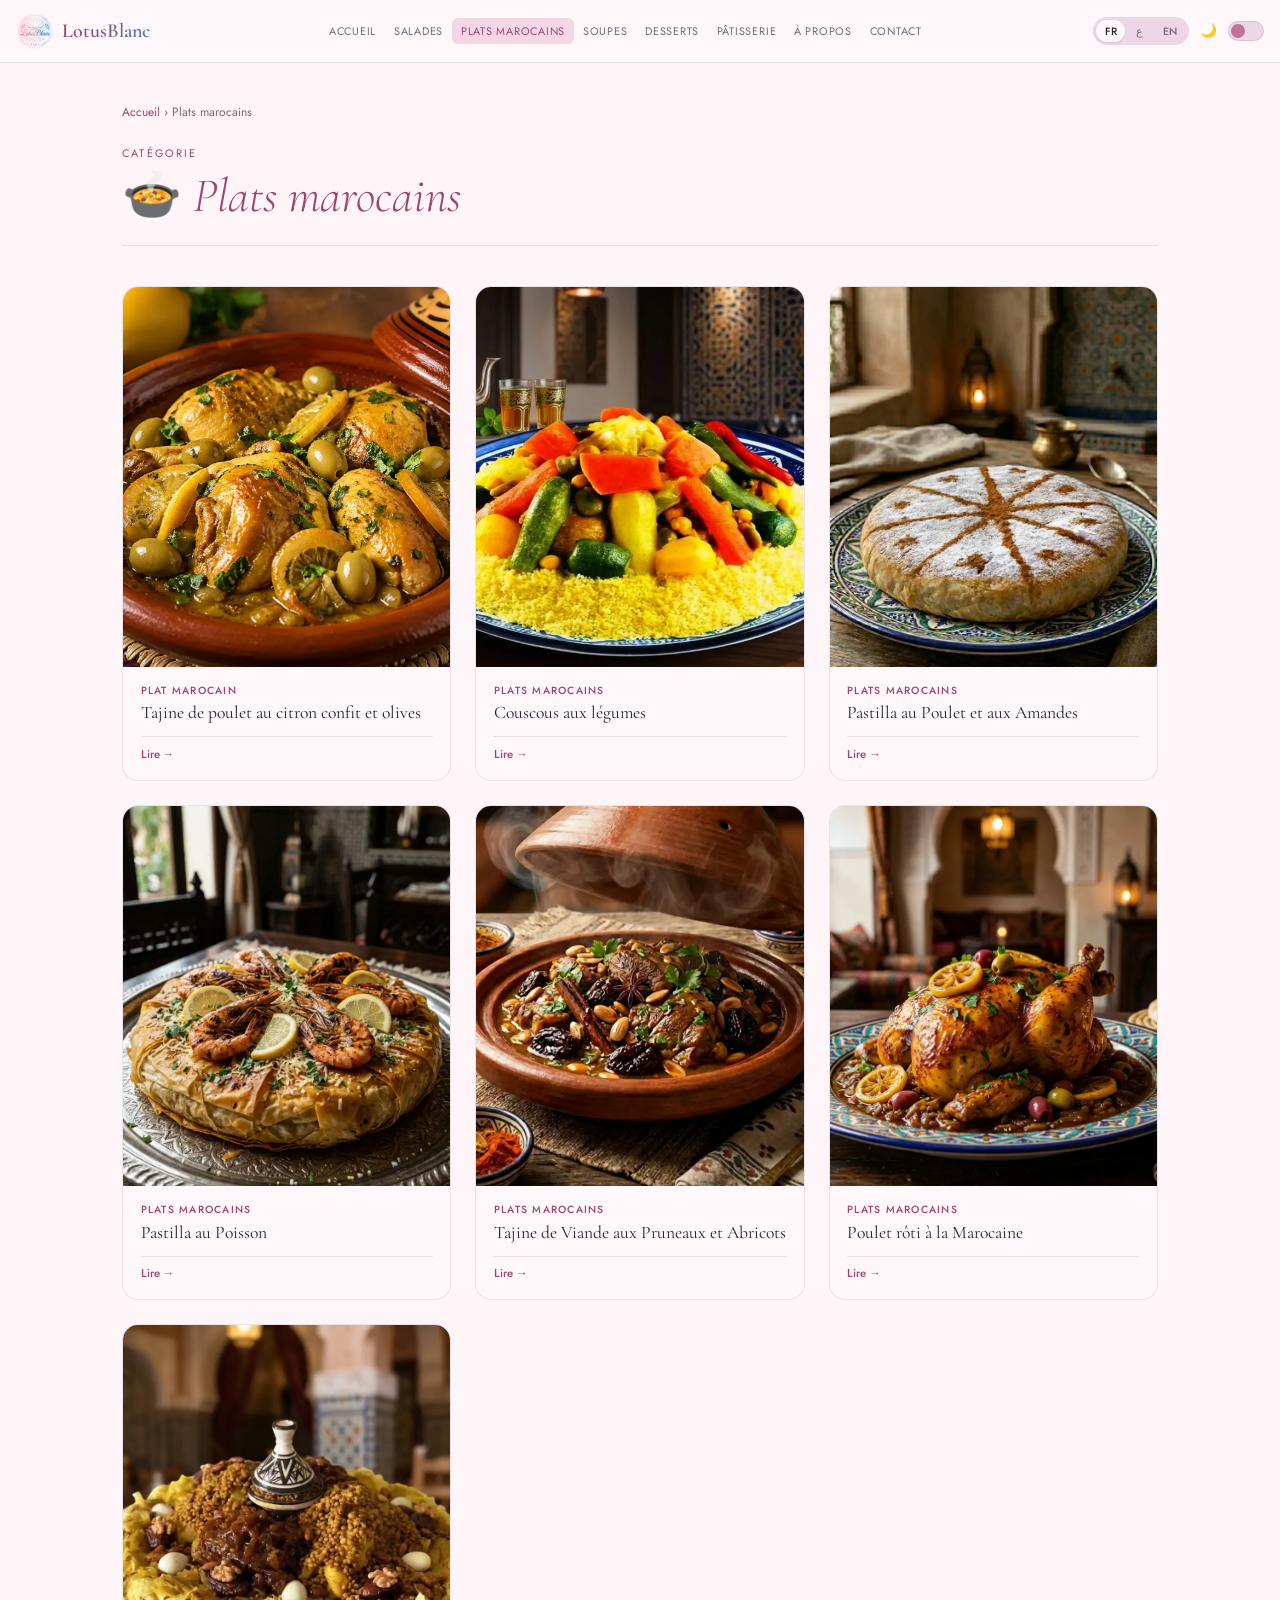
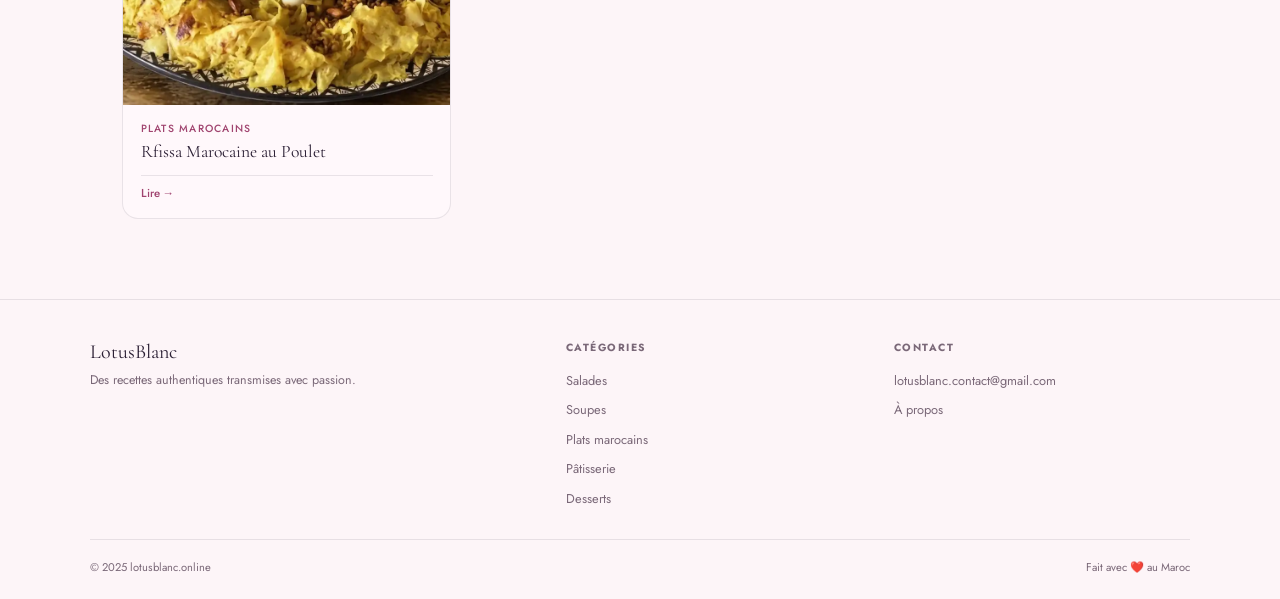
<file: plats-marocains.html>
<!DOCTYPE html>
<html lang="fr" data-theme="light" dir="ltr">
<head>
  <meta charset="UTF-8"/>
  <meta name="viewport" content="width=device-width, initial-scale=1.0"/>
<script data-cfasync="false" src="https://cmp.gatekeeperconsent.com/min.js"></script>
<script data-cfasync="false" src="https://the.gatekeeperconsent.com/cmp.min.js"></script>

<script async src="//www.ezojs.com/ezoic/sa.min.js"></script>
<script>
    window.ezstandalone = window.ezstandalone || {};
    ezstandalone.cmd = ezstandalone.cmd || [];
</script>
<script src="//ezoicanalytics.com/analytics.js"></script>
   <script async src="https://pagead2.googlesyndication.com/pagead/js/adsbygoogle.js?client=ca-pub-3397433681970345"
     crossorigin="anonymous"></script>
  <title>Plats marocains — Lotus Blanc</title>
   <meta name="google-site-verification" content="aPFOJTKQvkj1MSSjcroBan4xgwFbmGJDCRDD2Rv46A0" />
    <meta name="p:domain_verify" content="af4a4e0e0920bd1a32e67c95ecd6333c"/>

   <style>
@import url('https://fonts.googleapis.com/css2?family=Cormorant+Garamond:ital,wght@0,300;0,400;0,600;1,300;1,400&family=Jost:wght@300;400;500&display=swap');
/* 2. كود الـ Scrollbar (زيدي هاد الجزء هنا) */
::-webkit-scrollbar {
    width: 10px;
}

::-webkit-scrollbar-track {
    background: #FDF5F8; /* استعملت اللون الكريمي مباشرة */
}

::-webkit-scrollbar-thumb {
    background: #F5D6E6; /* لون الـ sage-light الوردي */
    border-radius: 10px;
    border: 2px solid #FDF5F8;
}

::-webkit-scrollbar-thumb:hover {
    background: #C0729A; /* لون الـ sage الوردي ملي كنقيسوه */
}
     *,*::before,*::after{box-sizing:border-box;margin:0;padding:0}
:root{--cream:#FDF5F8;--warm-white:#FFF8FB;--card-bg:#FFF8FB;--sage:#C0729A;--sage-light:#F5D6E6;--sage-dark:#A0446F;--gold:#4A7FB5;--gold-light:#C8DDEF;--charcoal:#2C2035;--muted:#7A6878;--border:rgba(44,32,53,0.10);--header-bg:#FFF8FB;--body-bg:#FDF5F8;--toggle-bg:#EDD6E5;}
[data-theme="dark"]{--cream:#1A1520;--warm-white:#221828;--card-bg:#221828;--sage:#C0729A;--sage-light:#4A1F35;--sage-dark:#E090B8;--gold:#6A9FD5;--gold-light:#1A3550;--charcoal:#F5EEF8;--muted:#B09AB8;--border:rgba(245,238,248,0.10);--header-bg:#160F1C;--body-bg:#1A1520;--toggle-bg:#3A2545;}
html{scroll-behavior:smooth}
body{font-family:'Jost',sans-serif;background:var(--body-bg);color:var(--charcoal);min-height:100vh;transition:background .3s,color .3s}

/* HEADER */
header {
    background: var(--header-bg);
    border-bottom: 1px solid var(--border);
    padding: 0 1rem; /* نقصنا شوية من الجناب */
    position: sticky;
    top: 0;
    z-index: 200;
    transition: background .3s;
    width: 100%; /* ضروري باش يعرف قياس الشاشة */
    box-sizing: border-box; /* باش الـ padding ما يخرجش الهيدر لبرة */
}

nav {
    max-width: 100%; /* بدلي 1400px لـ 100% في الموبايل */
    margin: 0 auto;
    display: flex;
    align-items: center;
    height: 62px;
    justify-content: space-between;
}.logo-wrap{display:flex;align-items:center;gap:8px;text-decoration:none;flex-shrink:0;margin-right:.5rem}
.logo-img{width:38px;height:38px;border-radius:50%;object-fit:cover;flex-shrink:0}
.logo-text{font-family:'Cormorant Garamond',serif;font-size:1.25rem;font-weight:600;background:linear-gradient(90deg,#A0446F,#4A7FB5);-webkit-background-clip:text;-webkit-text-fill-color:transparent;background-clip:text;white-space:nowrap}

.nav-links{display:flex;gap:0;list-style:none;flex:1;justify-content:center;flex-wrap:nowrap}
.nav-links li a{font-size:.68rem;font-weight:400;letter-spacing:.07em;text-transform:uppercase;color:var(--muted);text-decoration:none;padding:.32rem .55rem;border-radius:6px;white-space:nowrap;display:block;transition:color .2s,background .2s}
.nav-links li a:hover,.nav-links li a.active-nav{color:var(--sage-dark);background:var(--sage-light)}

.header-right {
    display: flex;
    align-items: center;
    gap: 8px;
    flex-shrink: 0;
    margin-left: auto;
}

.lang-switcher{display:flex;align-items:center;gap:2px;background:var(--toggle-bg);border-radius:50px;padding:3px;flex-shrink:0}
.lang-btn{font-size:.66rem;font-weight:500;padding:.22rem .55rem;border-radius:50px;border:none;background:transparent;color:var(--muted);cursor:pointer;font-family:'Jost',sans-serif;transition:background .2s,color .2s}
.lang-btn.active{background:var(--card-bg);color:var(--charcoal);box-shadow:0 1px 3px rgba(0,0,0,.08)}

.dark-btn{background:none;border:none;cursor:pointer;font-size:.85rem;line-height:1;padding:.2rem;flex-shrink:0}
.toggle{width:36px;height:20px;background:var(--toggle-bg);border-radius:50px;border:1px solid var(--border);cursor:pointer;position:relative;transition:background .3s;flex-shrink:0}
.toggle::after{content:'';position:absolute;top:2px;left:2px;width:14px;height:14px;border-radius:50%;background:var(--sage);transition:transform .3s}
[data-theme="dark"] .toggle::after{transform:translateX(16px)}

/* الـ Hamburger كيكون مخفي في الشاشة الكبيرة */
.hamburger{display:none;flex-direction:column;gap:4px;cursor:pointer;background:none;border:none;padding:5px;border-radius:6px;flex-shrink:0}
.hamburger span{display:block;width:20px;height:2px;background:var(--charcoal);border-radius:2px;transition:all .25s}
.hamburger.open span:nth-child(1){transform:rotate(45deg) translate(4px,4px)}
.hamburger.open span:nth-child(2){opacity:0;transform:scaleX(0)}
.hamburger.open span:nth-child(3){transform:rotate(-45deg) translate(4px,-4px)}

.mobile-menu{display:none;flex-direction:column;background:var(--header-bg);border-top:1px solid var(--border);padding:.4rem 1.2rem .8rem;transition:background .3s}
.mobile-menu.open{display:flex}
.mobile-menu a {
    font-size: .8rem;
    letter-spacing: .08em;
    text-transform: uppercase;
    color: var(--muted);
    text-decoration: none;
    padding: .65rem 0;
    border-bottom: 1px solid var(--border);
    transition: color .2s;
    text-align: right; 
}
.mobile-menu a:last-child{border-bottom:none}
.mobile-menu a:hover{color:var(--charcoal)}

/* الترتيب ديال الموبايل */
@media(max-width:960px) {
    /* 1. تصغير اللوغو باش نخليو البلاصة */
    .logo-text {
        font-size: 1rem !important; /* نقصناه من 1.25 لـ 1.0 */
    }
    .logo-img {
        width: 30px !important; /* صغرنا الصورة شوية */
        height: 30px !important;
    }

    /* 2. إخفاء الروابط القديمة */
    .nav-links { display: none !important; }

    /* 3. جمع اللغات والمنيو في اليمين بلا زحام */
    .header-right {
        display: flex !important;
        align-items: center;
        gap: 5px; /* مسافة صغيرة بزاف */
        margin-left: auto;
        padding-right: 10px; /* باش ما يخرجش المنيو لبرة */
    }

    /* 4. إظهار اللغات والمنيو */
    .lang-switcher { 
        display: flex !important; 
        transform: scale(0.8); /* تصغير أزرار اللغات */
    }

    .hamburger { 
        display: flex !important; 
        margin-left: 2px;
    }
}

/* GENERAL */
.page-wrap{max-width:1100px;margin:0 auto;padding:2.5rem 2rem 5rem}
.breadcrumb{font-size:.75rem;color:var(--muted);margin-bottom:1.5rem}
.breadcrumb a{color:var(--sage-dark);text-decoration:none}
.page-header{margin-bottom:2.5rem;padding-bottom:1.2rem;border-bottom:1px solid var(--border)}
.page-eyebrow{font-size:.68rem;letter-spacing:.2em;text-transform:uppercase;color:var(--sage-dark);margin-bottom:.4rem}
.page-title{font-family:'Cormorant Garamond',serif;font-size:clamp(2rem,5vw,3rem);font-weight:300;color:var(--charcoal)}
.page-title em{font-style:italic;color:var(--sage-dark)}
.section-title{font-family:'Cormorant Garamond',serif;font-size:1.65rem;font-weight:400;color:var(--charcoal)}
.section-eyebrow{font-size:.68rem;letter-spacing:.18em;text-transform:uppercase;color:var(--sage-dark);margin-bottom:.3rem}
.see-all{font-size:.75rem;letter-spacing:.1em;text-transform:uppercase;color:var(--sage-dark);text-decoration:none;font-weight:500}

/* ARTICLES GRID */
.articles-grid {
    display: grid;
    grid-template-columns: repeat(3, 1fr); /* خليه 4 باش يجي مقاد في الـ PC */
    gap: 1.5rem;
}.article-card{background:var(--card-bg);border:1px solid var(--border);border-radius:16px;overflow:hidden;cursor:pointer;transition:transform .2s,border-color .2s,background .3s;text-decoration:none;color:inherit;display:block}
.article-card:hover{transform:translateY(-3px);border-color:var(--sage)}
.art-img{height:380px !important;display:flex;align-items:center;justify-content:center;font-size:3.5rem;overflow:hidden;background:var(--sage-light)}
.art-img img{width:100%;height:100%;object-fit:cover}
.art-body{padding:1rem 1.1rem 1.1rem;display:flex;flex-direction:column;gap:.3rem}
.art-cat{font-size:.65rem;letter-spacing:.12em;text-transform:uppercase;color:var(--sage-dark);font-weight:500}
.art-title{font-family:'Cormorant Garamond',serif;font-size:1.1rem;font-weight:400;color:var(--charcoal);line-height:1.3;flex:1}
.art-lire{font-size:.72rem;color:var(--sage-dark);font-weight:500;margin-top:.4rem;padding-top:.55rem;border-top:1px solid var(--border)}
.art-coming{opacity:.35;cursor:default;pointer-events:none}
.featured-article{grid-row:1/3;grid-column:1}
.featured-article .art-img{height:250px}
.featured-article .art-title{font-size:1.4rem}
.empty-state{text-align:center;padding:4rem 2rem;color:var(--muted);font-size:.9rem;grid-column:1/-1}
.empty-state .empty-icon{font-size:3rem;margin-bottom:1rem;display:block}

/* AD */
.ad-banner-wrap{max-width:1100px;margin:2rem auto 0;padding:0 2rem}
.ad-zone{background:var(--card-bg);border:1px dashed var(--border);border-radius:12px;display:flex;align-items:center;justify-content:center;color:var(--muted);font-size:.72rem;letter-spacing:.08em;text-transform:uppercase;height:90px;width:100%;transition:background .3s}

/* CATEGORIES */
.categories{max-width:1100px;margin:3rem auto;padding:0 2rem}
.cat-grid{display:grid;grid-template-columns:repeat(5,1fr);gap:1rem;margin-top:1.2rem}
.cat-card{background:var(--card-bg);border:1px solid var(--border);border-radius:14px;padding:1.4rem 1rem;text-align:center;cursor:pointer;transition:border-color .2s,transform .2s,background .3s;text-decoration:none;color:inherit;display:block}
.cat-card:hover{border-color:var(--sage);transform:translateY(-2px)}
.cat-icon{font-size:1.9rem;margin-bottom:.45rem;display:block}
.cat-name{font-size:.7rem;letter-spacing:.1em;text-transform:uppercase;color:var(--muted);font-weight:500}

/* HERO */
.hero{background:var(--warm-white);padding:4rem 2rem 3.5rem;text-align:center;border-bottom:1px solid var(--border);position:relative;overflow:hidden;transition:background .3s}
.hero::before{content:'';position:absolute;top:-80px;left:50%;transform:translateX(-50%);width:500px;height:500px;background:radial-gradient(circle,#F5D6E6 0%,#C8DDEF 55%,transparent 75%);opacity:.3;pointer-events:none}
.hero-eyebrow{font-size:.7rem;letter-spacing:.22em;text-transform:uppercase;color:var(--sage-dark);margin-bottom:1rem;display:flex;align-items:center;justify-content:center;gap:10px}
.hero-eyebrow::before,.hero-eyebrow::after{content:'';width:28px;height:1px;background:var(--sage);opacity:.5}
.hero h1{font-family:'Cormorant Garamond',serif;font-size:clamp(2.4rem,6vw,4.2rem);font-weight:300;line-height:1.1;color:var(--charcoal);margin-bottom:1rem}
.hero h1 em{font-style:italic;color:var(--sage-dark)}
.hero>p{font-size:.93rem;color:var(--muted);max-width:460px;margin:0 auto 2rem;line-height:1.7}
.search-wrap{max-width:390px;margin:0 auto;position:relative}
.search-wrap input{width:100%;padding:.78rem 1.2rem .78rem 2.8rem;border:1px solid var(--border);border-radius:50px;background:var(--body-bg);font-family:'Jost',sans-serif;font-size:.87rem;color:var(--charcoal);outline:none;transition:border-color .2s,background .3s}
.search-wrap input:focus{border-color:var(--sage);box-shadow:0 0 0 3px rgba(192,114,154,.12)}
.search-wrap input::placeholder{color:var(--muted)}
.search-icon{position:absolute;left:.9rem;top:50%;transform:translateY(-50%);color:var(--muted)}

/* NEWSLETTER */
.newsletter{background:var(--sage-dark);padding:3.5rem 2rem;text-align:center;margin-top:3rem}
.newsletter h2{font-family:'Cormorant Garamond',serif;font-size:1.9rem;font-weight:300;color:white;margin-bottom:.5rem}
.newsletter p{font-size:.85rem;color:rgba(255,255,255,.65);margin-bottom:1.3rem}
.nl-form{display:flex;gap:.7rem;max-width:380px;margin:0 auto}
.nl-form input{flex:1;padding:.7rem 1.1rem;border:1px solid rgba(255,255,255,.25);border-radius:50px;background:rgba(255,255,255,.1);color:white;font-family:'Jost',sans-serif;font-size:.82rem;outline:none}
.nl-form input::placeholder{color:rgba(255,255,255,.5)}
.nl-form button{padding:.7rem 1.3rem;background:var(--gold);color:white;border:none;border-radius:50px;font-family:'Jost',sans-serif;font-size:.78rem;font-weight:500;letter-spacing:.08em;text-transform:uppercase;cursor:pointer;white-space:nowrap;transition:opacity .2s}
.nl-form button:hover{opacity:.85}

/* RECIPE PAGE */
.recipe-wrap{max-width:880px;margin:0 auto;padding:2rem 2rem 5rem}
.back-btn{display:inline-flex;align-items:center;gap:6px;font-size:.75rem;letter-spacing:.08em;text-transform:uppercase;color:var(--muted);cursor:pointer;border:none;background:none;font-family:'Jost',sans-serif;padding:0;margin-bottom:2rem;transition:color .2s;text-decoration:none}
.back-btn:hover{color:var(--charcoal)}
.recipe-hero{display:grid;grid-template-columns:1fr 1fr;gap:2.5rem;margin-bottom:2.5rem;align-items:center}
.recipe-hero-img{border-radius:18px;overflow:hidden;border:1px solid var(--border);aspect-ratio:1;background:var(--sage-light);display:flex;align-items:center;justify-content:center;font-size:5rem}
.recipe-hero-img img{width:100%;height:100%;object-fit:cover}
.badge{display:inline-block;font-size:.65rem;letter-spacing:.14em;text-transform:uppercase;background:var(--sage-light);color:var(--sage-dark);padding:.26rem .75rem;border-radius:50px;margin-bottom:.75rem;font-weight:500}
.recipe-hero-info h1{font-family:'Cormorant Garamond',serif;font-size:2.1rem;font-weight:400;line-height:1.15;color:var(--charcoal);margin-bottom:.8rem}
.recipe-hero-info>p{font-size:.87rem;color:var(--muted);line-height:1.7;margin-bottom:1.3rem}
.recipe-stats{display:grid;grid-template-columns:repeat(4,1fr);background:var(--card-bg);border:1px solid var(--border);border-radius:13px;padding:.9rem;transition:background .3s}
.stat{text-align:center;padding:.35rem 0}
.stat+.stat{border-left:1px solid var(--border)}
.stat-val{display:block;font-family:'Cormorant Garamond',serif;font-size:1.3rem;color:var(--charcoal);line-height:1.2}
.stat-label{font-size:.6rem;letter-spacing:.1em;text-transform:uppercase;color:var(--muted)}
.recipe-body{display:grid;grid-template-columns:240px 1fr;gap:2.5rem;margin-top:2.5rem}
.ingredients-panel{background:var(--card-bg);border:1px solid var(--border);border-radius:15px;padding:1.3rem;height:fit-content;position:sticky;top:78px;transition:background .3s}
.panel-title{font-family:'Cormorant Garamond',serif;font-size:1.2rem;font-weight:400;color:var(--charcoal);margin-bottom:.8rem;padding-bottom:.6rem;border-bottom:1px solid var(--border)}
.ingredient-list{list-style:none}
.ingredient-item{display:flex;align-items:flex-start;padding:.42rem 0;border-bottom:1px solid var(--border);gap:.4rem;font-size:.82rem;color:var(--charcoal)}
.ingredient-item:last-child{border-bottom:none}
.ingredient-item::before{content:'•';color:var(--sage);flex-shrink:0}
.steps-title{font-family:'Cormorant Garamond',serif;font-size:1.35rem;font-weight:400;color:var(--charcoal);margin-bottom:1.2rem;padding-bottom:.6rem;border-bottom:1px solid var(--border)}
.step{display:flex;gap:1rem;margin-bottom:1.5rem}
.step-num{width:27px;height:27px;border-radius:50%;background:var(--sage);color:white;font-size:.75rem;font-weight:500;display:flex;align-items:center;justify-content:center;flex-shrink:0;margin-top:.1rem}
.step-text{font-size:.85rem;color:var(--muted);line-height:1.75;padding-top:.05rem}
.tips-section{margin-top:1.8rem;padding:1.3rem;background:var(--card-bg);border:1px solid var(--border);border-radius:13px;transition:background .3s}
.tips-section h3{font-family:'Cormorant Garamond',serif;font-size:1.2rem;font-weight:400;color:var(--charcoal);margin-bottom:.8rem}
.tips-section ul{list-style:none}
.tips-section li{font-size:.82rem;color:var(--muted);padding:.35rem 0 .35rem 1rem;position:relative;line-height:1.6}
.tips-section li::before{content:'✦';position:absolute;left:0;color:var(--gold);font-size:.55rem;top:.5rem}

/* ABOUT */
.about-wrap{max-width:860px;margin:0 auto;padding:2rem 2rem 5rem}
.about-hero{display:grid;grid-template-columns:1fr 1.6fr;gap:3rem;align-items:center;margin-bottom:3rem;padding-bottom:3rem;border-bottom:1px solid var(--border)}
.about-img{width:100%;aspect-ratio:1;border-radius:50%;background:linear-gradient(135deg,var(--sage-light),var(--gold-light));display:flex;align-items:center;justify-content:center;font-size:5rem;border:3px solid var(--border);position:relative}
.about-img-badge{position:absolute;bottom:8px;right:8px;background:var(--sage-dark);color:white;font-size:.65rem;letter-spacing:.1em;text-transform:uppercase;padding:.32rem .7rem;border-radius:50px;font-weight:500}
.about-intro h1{font-family:'Cormorant Garamond',serif;font-size:2.4rem;font-weight:300;line-height:1.15;color:var(--charcoal);margin-bottom:.9rem}
.about-intro h1 em{font-style:italic;color:var(--sage-dark)}
.about-intro>p{font-size:.88rem;color:var(--muted);line-height:1.8;margin-bottom:.8rem}
.about-stats{display:flex;gap:2rem;margin-top:1.2rem}
.about-stat-num{display:block;font-family:'Cormorant Garamond',serif;font-size:2rem;font-weight:400;color:var(--sage-dark);line-height:1}
.about-stat-label{font-size:.68rem;letter-spacing:.1em;text-transform:uppercase;color:var(--muted)}
.about-section{margin-bottom:2.5rem}
.about-section-title{font-family:'Cormorant Garamond',serif;font-size:1.65rem;font-weight:400;color:var(--charcoal);margin-bottom:.9rem;padding-bottom:.55rem;border-bottom:1px solid var(--border)}
.about-section p{font-size:.88rem;color:var(--muted);line-height:1.85;margin-bottom:.8rem}
.values-grid{display:grid;grid-template-columns:repeat(3,1fr);gap:1rem;margin-top:1.2rem}
.value-card{background:var(--card-bg);border:1px solid var(--border);border-radius:13px;padding:1.3rem 1rem;text-align:center;transition:background .3s}
.value-icon{font-size:1.8rem;margin-bottom:.5rem;display:block}
.value-title{font-family:'Cormorant Garamond',serif;font-size:1rem;font-weight:400;color:var(--charcoal);margin-bottom:.3rem}
.value-desc{font-size:.75rem;color:var(--muted);line-height:1.5}
.contact-box{background:var(--card-bg);border:1px solid var(--border);border-radius:15px;padding:1.8rem;text-align:center;transition:background .3s}
.contact-box h3{font-family:'Cormorant Garamond',serif;font-size:1.45rem;font-weight:400;color:var(--charcoal);margin-bottom:.4rem}
.contact-box p{font-size:.85rem;color:var(--muted);margin-bottom:1.2rem}
.contact-link{display:inline-flex;align-items:center;gap:.5rem;padding:.6rem 1.3rem;border:1px solid var(--border);border-radius:50px;font-size:.8rem;color:var(--charcoal);text-decoration:none;background:var(--body-bg);transition:border-color .2s,background .2s}
.contact-link:hover{border-color:var(--sage);background:var(--sage-light);color:var(--sage-dark)}

/* FOOTER - النسخة المتوافقة مع الـ Dark Mode */
footer {
    background: var(--body-bg); /* غيتبع لون الموقع (أبيض في العادي، غامق في الدارك) */
    padding: 2.5rem 2rem 1.5rem;
    margin-top: auto;
    border-top: 1px solid var(--border);
    transition: background .3s, border-color .3s;
}

.footer-inner {
    max-width: 1100px;
    margin: 0 auto;
    display: grid;
    grid-template-columns: 1.5fr 1fr 1fr;
    gap: 2rem;
    padding-bottom: 1.5rem;
    border-bottom: 1px solid var(--border);
}

.footer-brand-name {
    font-family: 'Cormorant Garamond', serif;
    font-size: 1.25rem;
    color: var(--charcoal); /* اللون الأساسي للنصوص عندك */
    display: block;
    margin-bottom: .4rem;
}

.footer-brand p {
    font-size: .78rem;
    color: var(--muted); /* اللون الباهت للنصوص */
    line-height: 1.6;
}

.footer-col h4 {
    font-size: .65rem;
    letter-spacing: .14em;
    text-transform: uppercase;
    color: var(--muted);
    margin-bottom: .8rem;
}

.footer-col ul {
    list-style: none;
    padding: 0;
}

.footer-col li {
    margin-bottom: .4rem;
}

.footer-col a {
    font-size: .8rem;
    color: var(--muted);
    text-decoration: none;
    transition: color .2s;
}

.footer-col a:hover {
    color: var(--sage-dark); /* لون الهوية عند التمرير */
}

.footer-bottom {
    max-width: 1100px;
    margin: 1.2rem auto 0;
    display: flex;
    justify-content: space-between;
    font-size: .7rem;
    color: var(--muted);
}

/* تعديل للموبايل باش يجي مقاد */
@media (max-width: 768px) {
    .footer-inner {
        grid-template-columns: 1fr;
        gap: 1.5rem;
        text-align: center;
    }
    .footer-bottom {
        flex-direction: column;
        gap: 10px;
        text-align: center;
    }
}
/* RESPONSIVE */
@media(max-width:800px){
  .recipe-hero{grid-template-columns:1fr}
  .recipe-body{grid-template-columns:1fr}
  .ingredients-panel{position:static}
  .recipe-stats{grid-template-columns:repeat(2,1fr)}
  .about-hero{grid-template-columns:1fr}
  .values-grid{grid-template-columns:1fr 1fr}
  .cat-grid{grid-template-columns:repeat(3,1fr)}
  .footer-inner{grid-template-columns:1fr}
  .footer-bottom{flex-direction:column;gap:.4rem;text-align:center}
  .nl-form{flex-direction:column}
  .articles-grid{grid-template-columns:1fr 1fr}
  .featured-article{grid-row:auto;grid-column:1/3}
}
@media(max-width:500px){
  .articles-grid{grid-template-columns:1fr}
  .featured-article{grid-column:1}
  .cat-grid{grid-template-columns:repeat(2,1fr)}
}
     /* BACK TO TOP BUTTON STYLE */
#backToTop {
    position: fixed;
    bottom: 25px;
    left: 50%;
    transform: translateX(-50%);
    background: var(--sage);
    color: white;
    border: 1px solid var(--border);
    width: 45px;
    height: 45px;
    border-radius: 50%;
    font-size: 20px;
    cursor: pointer;
    box-shadow: 0 4px 10px rgba(0, 0, 0, 0.1);
    z-index: 999;
    /* هادي هي اللي غاتخليه مخفي ف الأول */
    display: none; 
    align-items: center;
    justify-content: center;
    transition: background 0.3s, transform 0.3s;
}

#backToTop:hover {
    background: var(--sage-dark);
    transform: translateX(-50%) translateY(-3px);
}

[data-theme="dark"] #backToTop {
    background: var(--sage-light);
    color: var(--body-bg);
}
[data-theme="dark"] #backToTop:hover {
    background: var(--sage);
}
</style>
<body>
<header>
  <nav>
    <a class="logo-wrap" href="index.html">
      <img src="photos/logo.png" alt="Lotus Blanc" class="logo-img"/>
      <span class="logo-text">LotusBlanc</span>
    </a>
    <ul class="nav-links"><li><a href="index.html" data-fr="Accueil" data-ar="الرئيسية" data-en="Home">Accueil</a></li><li><a href="salades.html" data-fr="Salades" data-ar="سلطات" data-en="Salads">Salades</a></li><li><a href="plats-marocains.html" class="active-nav" data-fr="Plats marocains" data-ar="أطباق مغربية" data-en="Moroccan">Plats marocains</a></li><li><a href="soupes.html" data-fr="Soupes" data-ar="شوربات" data-en="Soups">Soupes</a></li><li><a href="desserts.html" data-fr="Desserts" data-ar="تحلية" data-en="Desserts">Desserts</a></li><li><a href="patisserie.html" data-fr="Pâtisserie" data-ar="حلويات" data-en="Pastry">Pâtisserie</a></li><li><a href="about.html" data-fr="À propos" data-ar="من نحن" data-en="About">À propos</a></li><li><a href="mailto:lotusblanc.contact@gmail.com" data-fr="Contact" data-ar="تواصل" data-en="Contact">Contact</a></li></ul>
    <div class="header-right">
      <div class="lang-switcher">
        <button class="lang-btn active" onclick="setLang('fr')">FR</button>
        <button class="lang-btn" onclick="setLang('ar')">ع</button>
        <button class="lang-btn" onclick="setLang('en')">EN</button>
      </div>
      <span id="toggle-icon" class="dark-btn" onclick="toggleTheme()">🌙</span>
      <div class="toggle" onclick="toggleTheme()"></div>
      <button class="hamburger" id="hamburger" onclick="toggleMenu()">
        <span></span><span></span><span></span>
      </button>
    </div>
  </nav>
  <div class="mobile-menu" id="mobile-menu"><a href="index.html" data-fr="Accueil" data-ar="الرئيسية" data-en="Home">Accueil</a><a href="salades.html" data-fr="Salades" data-ar="سلطات" data-en="Salads">Salades</a><a href="plats-marocains.html" data-fr="Plats marocains" data-ar="أطباق مغربية" data-en="Moroccan">Plats marocains</a><a href="soupes.html" data-fr="Soupes" data-ar="شوربات" data-en="Soups">Soupes</a><a href="desserts.html" data-fr="Desserts" data-ar="تحلية" data-en="Desserts">Desserts</a><a href="patisserie.html" data-fr="Pâtisserie" data-ar="حلويات" data-en="Pastry">Pâtisserie</a><a href="about.html" data-fr="À propos" data-ar="من نحن" data-en="About">À propos</a><a href="mailto:lotusblanc.contact@gmail.com" data-fr="Contact" data-ar="تواصل" data-en="Contact">Contact</a></div>
</header>

<div class="page-wrap">
  <p class="breadcrumb"><a href="index.html" data-fr="Accueil" data-ar="الرئيسية" data-en="Home">Accueil</a> › <span data-fr="Plats marocains" data-ar="أطباق مغربية" data-en="Moroccan dishes">Plats marocains</span></p>
  <div class="page-header">
    <p class="page-eyebrow" data-fr="Catégorie" data-ar="فئة" data-en="Category">Catégorie</p>
    <h1 class="page-title">🍲 <em data-fr="Plats marocains" data-ar="أطباق مغربية" data-en="Moroccan dishes">Plats marocains</em></h1>
  </div>
  <div class="articles-grid" id="articles-grid">
    <div class="empty-state"><span class="empty-icon">🍲</span><p data-fr="Chargement..." data-ar="جاري التحميل..." data-en="Loading...">Chargement...</p></div>
  </div>
</div>

<footer>
  <div class="footer-inner">
    <div class="footer-brand">
      <span class="footer-brand-name">LotusBlanc</span>
      <p data-fr="Des recettes authentiques transmises avec passion." data-ar="وصفات أصيلة تنقل بشغف." data-en="Authentic recipes shared with passion.">Des recettes authentiques transmises avec passion.</p>
    </div>
    <div class="footer-col">
      <h4 data-fr="Catégories" data-ar="الفئات" data-en="Categories">Catégories</h4>
      <ul>
        <li><a href="salades.html" data-fr="Salades" data-ar="سلطات" data-en="Salads">Salades</a></li>
        <li><a href="soupes.html" data-fr="Soupes" data-ar="شوربات" data-en="Soups">Soupes</a></li>
        <li><a href="plats-marocains.html" data-fr="Plats marocains" data-ar="أطباق مغربية" data-en="Moroccan">Plats marocains</a></li>
        <li><a href="patisserie.html" data-fr="Pâtisserie" data-ar="حلويات" data-en="Pastry">Pâtisserie</a></li>
        <li><a href="desserts.html" data-fr="Desserts" data-ar="تحلية" data-en="Desserts">Desserts</a></li>
      </ul>
    </div>
    <div class="footer-col">
      <h4>Contact</h4>
      <ul>
        <li><a href="mailto:lotusblanc.contact@gmail.com">lotusblanc.contact@gmail.com</a></li>
        <li><a href="about.html" data-fr="À propos" data-ar="من نحن" data-en="About">À propos</a></li>
        </ul>
    </div>
  </div>
  <div class="footer-bottom">
    <p>© 2025 lotusblanc.online</p>
    <p data-fr="Fait avec ❤️ au Maroc" data-ar="صنع بـ ❤️ في المغرب" data-en="Made with ❤️ in Morocco">Fait avec ❤️ au Maroc</p>
  </div>
</footer>
<script>
var currentLang = localStorage.getItem('lb-lang') || 'fr';

function toggleTheme() {
  var html = document.documentElement;
  var isDark = html.getAttribute('data-theme') === 'dark';
  html.setAttribute('data-theme', isDark ? 'light' : 'dark');
  var ti = document.getElementById('toggle-icon');
  if (ti) ti.textContent = isDark ? '🌙' : '☀️';
  localStorage.setItem('lb-theme', isDark ? 'light' : 'dark');
}

function setLang(lang) {
  currentLang = lang;
  localStorage.setItem('lb-lang', lang);
  document.querySelectorAll('.lang-btn').forEach(function(btn) {
    var map = {fr:'FR', ar:'ع', en:'EN'};
    btn.classList.toggle('active', btn.textContent.trim() === map[lang]);
  });
  document.documentElement.setAttribute('dir', lang === 'ar' ? 'rtl' : 'ltr');
  document.querySelectorAll('[data-fr]').forEach(function(el) {
    var val = el.getAttribute('data-' + lang) || el.getAttribute('data-fr');
    if (!val) return;
    if (el.tagName === 'INPUT' || el.tagName === 'TEXTAREA') el.placeholder = val;
    else el.textContent = val;
  });
  document.querySelectorAll('[data-placeholder-fr]').forEach(function(el) {
    el.placeholder = el.getAttribute('data-placeholder-' + lang) || el.getAttribute('data-placeholder-fr');
  });
  if (typeof onLangChange === 'function') onLangChange(lang);
}

function toggleMenu() {
  var menu = document.getElementById('mobile-menu');
  var btn = document.getElementById('hamburger');
  if (menu) menu.classList.toggle('open');
  if (btn) btn.classList.toggle('open');
}

window.addEventListener('DOMContentLoaded', function() {
  if (localStorage.getItem('lb-theme') === 'dark') {
    document.documentElement.setAttribute('data-theme', 'dark');
    var ti = document.getElementById('toggle-icon');
    if (ti) ti.textContent = '☀️';
  }
  if (currentLang !== 'fr') setLang(currentLang);
});

var CAT_ID = 'plats-marocains';
var CAT_LABELS = {fr:'Plats marocains', ar:'أطباق مغربية', en:'Moroccan dishes'};
var CAT_ICON = '🍲';

function renderArticles() {
  var grid = document.getElementById('articles-grid');
  if (!grid) return;

  fetch('articles.json?v=' + Date.now())
    .then(r => r.json())
    .then(data => {
      var articles = data[CAT_ID] || []; // كيقرا نيشان من الصنف فـ JSON

      if (articles.length === 0) {
        grid.innerHTML = '<div class="empty-state"><span class="empty-icon">' + CAT_ICON + '</span><p>Bientôt disponible...</p></div>';
        return;
      }

      var lire = {fr:'Lire →', ar:'اقرأ →', en:'Read →'};
      grid.innerHTML = articles.map(function(a) {
        var titre = a['titre_' + currentLang] || a.titre_fr;
        // هنا ديما كيقرا من مسار الصورة اللي فـ JSON
        var photoHtml = a.photo ? '<img src="' + a.photo + '" alt="' + titre + '">' : CAT_ICON;

        return '<a class="article-card" href="recette.html?cat=' + CAT_ID + '&id=' + a.id + '">' +
          '<div class="art-img">' + photoHtml + '</div>' +
          '<div class="art-body">' +
          '<span class="art-cat">' + (a['cat_'+currentLang] || CAT_LABELS[currentLang]) + '</span>' +
          '<h3 class="art-title">' + titre + '</h3>' +
          '<span class="art-lire">' + (lire[currentLang]||'Lire →') + '</span>' +
          '</div></a>';
      }).join('');
    });
}
  
function onLangChange() { renderArticles(); }
window.addEventListener('DOMContentLoaded', renderArticles);
window.addEventListener('scroll', function() {
    var backToTopButton = document.getElementById('backToTop');
    if (window.scrollY > 300) {
        backToTopButton.style.display = 'flex';
    } else {
        backToTopButton.style.display = 'none';
    }
});

// كود الضغطة باش يطلع لفوق
document.getElementById('backToTop').addEventListener('click', function() {
    window.scrollTo({ top: 0, behavior: 'smooth' });
});
</script>
<!-- الزر كيكون هو اللخر قبل ما نسدو الـ body -->
    <button id="backToTop" title="العودة للأعلى">↑</button>

    <!-- السكربت ضروري يكون هو آخر حاجة -->
    <script src="script.js"></script>
</body>
</html>
</file>
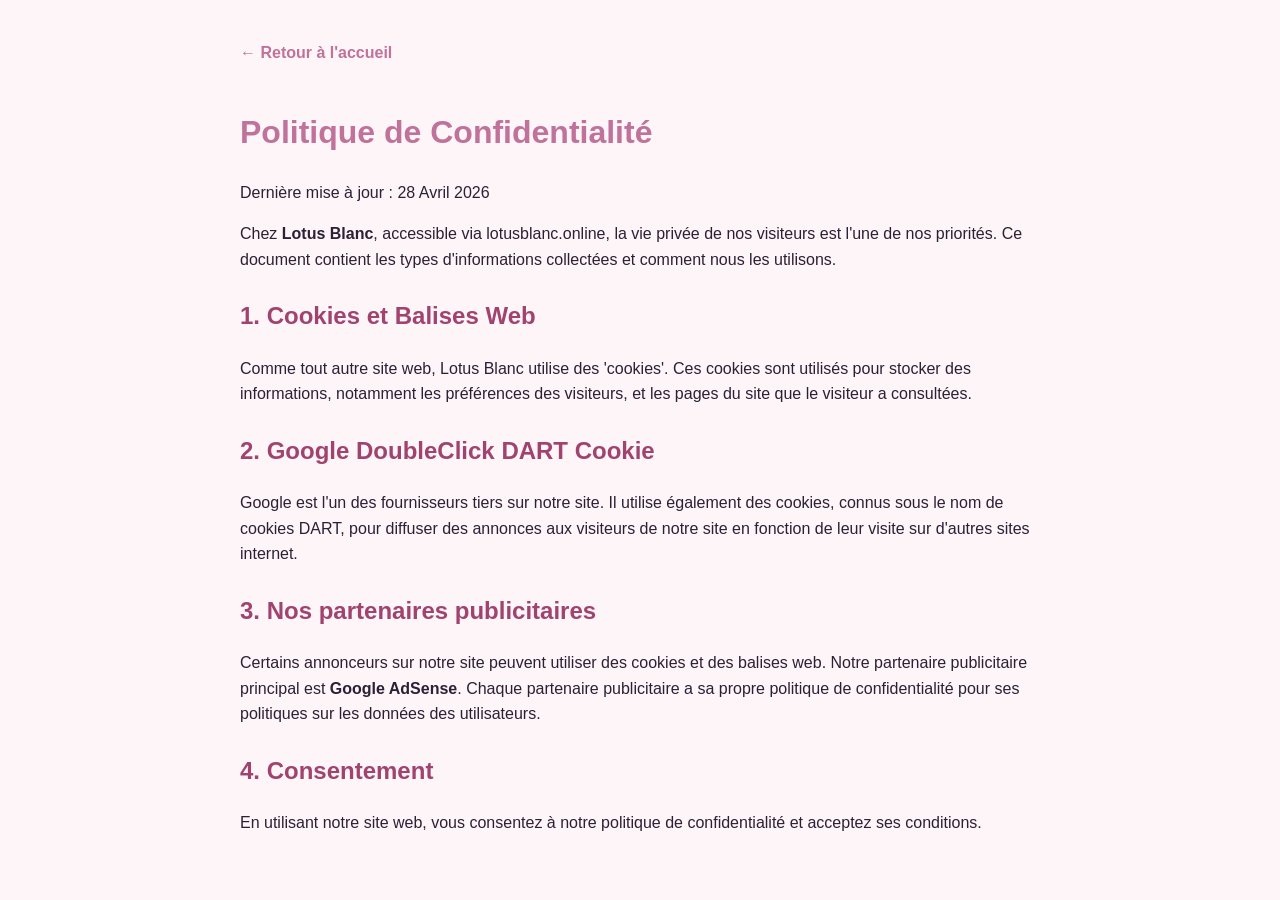
<file: privacy.html>
<!DOCTYPE html>
<html lang="fr">
<head>
    <meta charset="UTF-8">
    <meta name="viewport" content="width=device-width, initial-scale=1.0">
<script data-cfasync="false" src="https://cmp.gatekeeperconsent.com/min.js"></script>
<script data-cfasync="false" src="https://the.gatekeeperconsent.com/cmp.min.js"></script>

<script async src="//www.ezojs.com/ezoic/sa.min.js"></script>
<script>
    window.ezstandalone = window.ezstandalone || {};
    ezstandalone.cmd = ezstandalone.cmd || [];
</script>
<script src="//ezoicanalytics.com/analytics.js"></script>
    <title>Politique de Confidentialité — Lotus Blanc</title>
 <style>
     /* 2. كود الـ Scrollbar (زيدي هاد الجزء هنا) */
::-webkit-scrollbar {
    width: 10px;
}

::-webkit-scrollbar-track {
    background: #FDF5F8; /* استعملت اللون الكريمي مباشرة */
}

::-webkit-scrollbar-thumb {
    background: #F5D6E6; /* لون الـ sage-light الوردي */
    border-radius: 10px;
    border: 2px solid #FDF5F8;
}

::-webkit-scrollbar-thumb:hover {
    background: #C0729A; /* لون الـ sage الوردي ملي كنقيسوه */
}
        body { font-family: 'Jost', sans-serif; line-height: 1.6; color: #2C2035; padding: 40px; max-width: 800px; margin: auto; background: #FDF5F8; }
        h1 { color: #C0729A; }
        h2 { color: #A0446F; margin-top: 25px; }
        .back-home { display: inline-block; margin-bottom: 20px; color: #C0729A; text-decoration: none; font-weight: bold; }
     /* BACK TO TOP BUTTON STYLE */
#backToTop {
    position: fixed;
    bottom: 25px;
    left: 50%;
    transform: translateX(-50%);
    background: var(--sage);
    color: white;
    border: 1px solid var(--border);
    width: 45px;
    height: 45px;
    border-radius: 50%;
    font-size: 20px;
    cursor: pointer;
    box-shadow: 0 4px 10px rgba(0, 0, 0, 0.1);
    z-index: 999;
    /* هادي هي اللي غاتخليه مخفي ف الأول */
    display: none; 
    align-items: center;
    justify-content: center;
    transition: background 0.3s, transform 0.3s;
}

#backToTop:hover {
    background: var(--sage-dark);
    transform: translateX(-50%) translateY(-3px);
}

[data-theme="dark"] #backToTop {
    background: var(--sage-light);
    color: var(--body-bg);
}
[data-theme="dark"] #backToTop:hover {
    background: var(--sage);
}
    </style>
</head>
<body>
    <a href="index.html" class="back-home">← Retour à l'accueil</a>
    <h1>Politique de Confidentialité</h1>
    <p>Dernière mise à jour : 28 Avril 2026</p>

    <p>Chez <strong>Lotus Blanc</strong>, accessible via lotusblanc.online, la vie privée de nos visiteurs est l'une de nos priorités. Ce document contient les types d'informations collectées et comment nous les utilisons.</p>

    <h2>1. Cookies et Balises Web</h2>
    <p>Comme tout autre site web, Lotus Blanc utilise des 'cookies'. Ces cookies sont utilisés pour stocker des informations, notamment les préférences des visiteurs, et les pages du site que le visiteur a consultées.</p>

    <h2>2. Google DoubleClick DART Cookie</h2>
    <p>Google est l'un des fournisseurs tiers sur notre site. Il utilise également des cookies, connus sous le nom de cookies DART, pour diffuser des annonces aux visiteurs de notre site en fonction de leur visite sur d'autres sites internet.</p>

    <h2>3. Nos partenaires publicitaires</h2>
    <p>Certains annonceurs sur notre site peuvent utiliser des cookies et des balises web. Notre partenaire publicitaire principal est <strong>Google AdSense</strong>. Chaque partenaire publicitaire a sa propre politique de confidentialité pour ses politiques sur les données des utilisateurs.</p>

    <h2>4. Consentement</h2>
    <p>En utilisant notre site web, vous consentez à notre politique de confidentialité et acceptez ses conditions.</p>
    <script>
    window.addEventListener('scroll', function() {
    var backToTopButton = document.getElementById('backToTop');
    if (window.scrollY > 300) {
        backToTopButton.style.display = 'flex';
    } else {
        backToTopButton.style.display = 'none';
    }
});

// كود الضغطة باش يطلع لفوق
document.getElementById('backToTop').addEventListener('click', function() {
    window.scrollTo({ top: 0, behavior: 'smooth' });
});
    </script>
<!-- الزر كيكون هو اللخر قبل ما نسدو الـ body -->
    <button id="backToTop" title="العودة للأعلى">↑</button>

    <!-- السكربت ضروري يكون هو آخر حاجة -->
    <script src="script.js"></script>
</body>
</html>
</file>
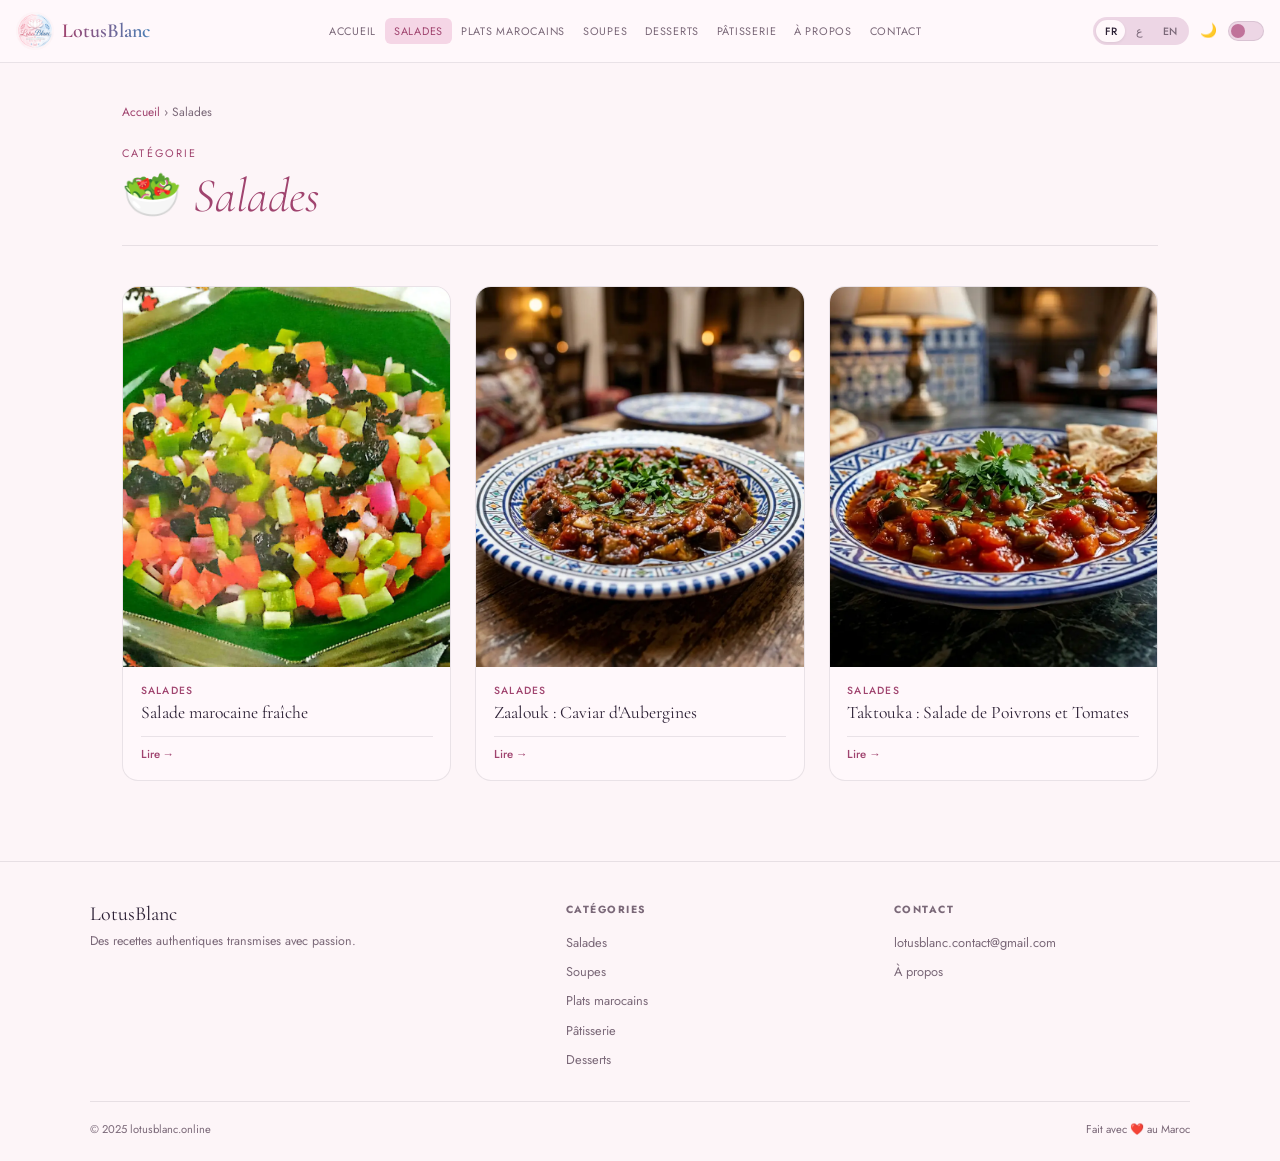
<file: salades.html>
<!DOCTYPE html>
<html lang="fr" data-theme="light" dir="ltr">
<head>
  <meta charset="UTF-8"/>
  <meta name="viewport" content="width=device-width, initial-scale=1.0"/>
<script data-cfasync="false" src="https://cmp.gatekeeperconsent.com/min.js"></script>
<script data-cfasync="false" src="https://the.gatekeeperconsent.com/cmp.min.js"></script>

<script async src="//www.ezojs.com/ezoic/sa.min.js"></script>
<script>
    window.ezstandalone = window.ezstandalone || {};
    ezstandalone.cmd = ezstandalone.cmd || [];
</script>
<script src="//ezoicanalytics.com/analytics.js"></script>
    <script async src="https://pagead2.googlesyndication.com/pagead/js/adsbygoogle.js?client=ca-pub-3397433681970345"
     crossorigin="anonymous"></script>
  <title>Salades — Lotus Blanc</title>
  <meta name="google-site-verification" content="aPFOJTKQvkj1MSSjcroBan4xgwFbmGJDCRDD2Rv46A0" />
    <meta name="p:domain_verify" content="af4a4e0e0920bd1a32e67c95ecd6333c"/>
   <style>
@import url('https://fonts.googleapis.com/css2?family=Cormorant+Garamond:ital,wght@0,300;0,400;0,600;1,300;1,400&family=Jost:wght@300;400;500&display=swap');
/* 2. كود الـ Scrollbar (زيدي هاد الجزء هنا) */
::-webkit-scrollbar {
    width: 10px;
}

::-webkit-scrollbar-track {
    background: #FDF5F8; /* استعملت اللون الكريمي مباشرة */
}

::-webkit-scrollbar-thumb {
    background: #F5D6E6; /* لون الـ sage-light الوردي */
    border-radius: 10px;
    border: 2px solid #FDF5F8;
}

::-webkit-scrollbar-thumb:hover {
    background: #C0729A; /* لون الـ sage الوردي ملي كنقيسوه */
}
     *,*::before,*::after{box-sizing:border-box;margin:0;padding:0}
:root{--cream:#FDF5F8;--warm-white:#FFF8FB;--card-bg:#FFF8FB;--sage:#C0729A;--sage-light:#F5D6E6;--sage-dark:#A0446F;--gold:#4A7FB5;--gold-light:#C8DDEF;--charcoal:#2C2035;--muted:#7A6878;--border:rgba(44,32,53,0.10);--header-bg:#FFF8FB;--body-bg:#FDF5F8;--toggle-bg:#EDD6E5;}
[data-theme="dark"]{--cream:#1A1520;--warm-white:#221828;--card-bg:#221828;--sage:#C0729A;--sage-light:#4A1F35;--sage-dark:#E090B8;--gold:#6A9FD5;--gold-light:#1A3550;--charcoal:#F5EEF8;--muted:#B09AB8;--border:rgba(245,238,248,0.10);--header-bg:#160F1C;--body-bg:#1A1520;--toggle-bg:#3A2545;}
html{scroll-behavior:smooth}
body{font-family:'Jost',sans-serif;background:var(--body-bg);color:var(--charcoal);min-height:100vh;transition:background .3s,color .3s}

/* HEADER */
header {
    background: var(--header-bg);
    border-bottom: 1px solid var(--border);
    padding: 0 1rem; /* نقصنا شوية من الجناب */
    position: sticky;
    top: 0;
    z-index: 200;
    transition: background .3s;
    width: 100%; /* ضروري باش يعرف قياس الشاشة */
    box-sizing: border-box; /* باش الـ padding ما يخرجش الهيدر لبرة */
}

nav {
    max-width: 100%; /* بدلي 1400px لـ 100% في الموبايل */
    margin: 0 auto;
    display: flex;
    align-items: center;
    height: 62px;
    justify-content: space-between;
}.logo-wrap{display:flex;align-items:center;gap:8px;text-decoration:none;flex-shrink:0;margin-right:.5rem}
.logo-img{width:38px;height:38px;border-radius:50%;object-fit:cover;flex-shrink:0}
.logo-text{font-family:'Cormorant Garamond',serif;font-size:1.25rem;font-weight:600;background:linear-gradient(90deg,#A0446F,#4A7FB5);-webkit-background-clip:text;-webkit-text-fill-color:transparent;background-clip:text;white-space:nowrap}

.nav-links{display:flex;gap:0;list-style:none;flex:1;justify-content:center;flex-wrap:nowrap}
.nav-links li a{font-size:.68rem;font-weight:400;letter-spacing:.07em;text-transform:uppercase;color:var(--muted);text-decoration:none;padding:.32rem .55rem;border-radius:6px;white-space:nowrap;display:block;transition:color .2s,background .2s}
.nav-links li a:hover,.nav-links li a.active-nav{color:var(--sage-dark);background:var(--sage-light)}

.header-right {
    display: flex;
    align-items: center;
    gap: 8px;
    flex-shrink: 0;
    margin-left: auto;
}

.lang-switcher{display:flex;align-items:center;gap:2px;background:var(--toggle-bg);border-radius:50px;padding:3px;flex-shrink:0}
.lang-btn{font-size:.66rem;font-weight:500;padding:.22rem .55rem;border-radius:50px;border:none;background:transparent;color:var(--muted);cursor:pointer;font-family:'Jost',sans-serif;transition:background .2s,color .2s}
.lang-btn.active{background:var(--card-bg);color:var(--charcoal);box-shadow:0 1px 3px rgba(0,0,0,.08)}

.dark-btn{background:none;border:none;cursor:pointer;font-size:.85rem;line-height:1;padding:.2rem;flex-shrink:0}
.toggle{width:36px;height:20px;background:var(--toggle-bg);border-radius:50px;border:1px solid var(--border);cursor:pointer;position:relative;transition:background .3s;flex-shrink:0}
.toggle::after{content:'';position:absolute;top:2px;left:2px;width:14px;height:14px;border-radius:50%;background:var(--sage);transition:transform .3s}
[data-theme="dark"] .toggle::after{transform:translateX(16px)}

/* الـ Hamburger كيكون مخفي في الشاشة الكبيرة */
.hamburger{display:none;flex-direction:column;gap:4px;cursor:pointer;background:none;border:none;padding:5px;border-radius:6px;flex-shrink:0}
.hamburger span{display:block;width:20px;height:2px;background:var(--charcoal);border-radius:2px;transition:all .25s}
.hamburger.open span:nth-child(1){transform:rotate(45deg) translate(4px,4px)}
.hamburger.open span:nth-child(2){opacity:0;transform:scaleX(0)}
.hamburger.open span:nth-child(3){transform:rotate(-45deg) translate(4px,-4px)}

.mobile-menu{display:none;flex-direction:column;background:var(--header-bg);border-top:1px solid var(--border);padding:.4rem 1.2rem .8rem;transition:background .3s}
.mobile-menu.open{display:flex}
.mobile-menu a {
    font-size: .8rem;
    letter-spacing: .08em;
    text-transform: uppercase;
    color: var(--muted);
    text-decoration: none;
    padding: .65rem 0;
    border-bottom: 1px solid var(--border);
    transition: color .2s;
    text-align: right; 
}
.mobile-menu a:last-child{border-bottom:none}
.mobile-menu a:hover{color:var(--charcoal)}

/* الترتيب ديال الموبايل */
@media(max-width:960px) {
    /* 1. تصغير اللوغو باش نخليو البلاصة */
    .logo-text {
        font-size: 1rem !important; /* نقصناه من 1.25 لـ 1.0 */
    }
    .logo-img {
        width: 30px !important; /* صغرنا الصورة شوية */
        height: 30px !important;
    }

    /* 2. إخفاء الروابط القديمة */
    .nav-links { display: none !important; }

    /* 3. جمع اللغات والمنيو في اليمين بلا زحام */
    .header-right {
        display: flex !important;
        align-items: center;
        gap: 5px; /* مسافة صغيرة بزاف */
        margin-left: auto;
        padding-right: 10px; /* باش ما يخرجش المنيو لبرة */
    }

    /* 4. إظهار اللغات والمنيو */
    .lang-switcher { 
        display: flex !important; 
        transform: scale(0.8); /* تصغير أزرار اللغات */
    }

    .hamburger { 
        display: flex !important; 
        margin-left: 2px;
    }
}

/* GENERAL */
.page-wrap{max-width:1100px;margin:0 auto;padding:2.5rem 2rem 5rem}
.breadcrumb{font-size:.75rem;color:var(--muted);margin-bottom:1.5rem}
.breadcrumb a{color:var(--sage-dark);text-decoration:none}
.page-header{margin-bottom:2.5rem;padding-bottom:1.2rem;border-bottom:1px solid var(--border)}
.page-eyebrow{font-size:.68rem;letter-spacing:.2em;text-transform:uppercase;color:var(--sage-dark);margin-bottom:.4rem}
.page-title{font-family:'Cormorant Garamond',serif;font-size:clamp(2rem,5vw,3rem);font-weight:300;color:var(--charcoal)}
.page-title em{font-style:italic;color:var(--sage-dark)}
.section-title{font-family:'Cormorant Garamond',serif;font-size:1.65rem;font-weight:400;color:var(--charcoal)}
.section-eyebrow{font-size:.68rem;letter-spacing:.18em;text-transform:uppercase;color:var(--sage-dark);margin-bottom:.3rem}
.see-all{font-size:.75rem;letter-spacing:.1em;text-transform:uppercase;color:var(--sage-dark);text-decoration:none;font-weight:500}

/* ARTICLES GRID */
.articles-grid {
    display: grid;
    grid-template-columns: repeat(3, 1fr); /* خليه 4 باش يجي مقاد في الـ PC */
    gap: 1.5rem;
}.article-card{background:var(--card-bg);border:1px solid var(--border);border-radius:16px;overflow:hidden;cursor:pointer;transition:transform .2s,border-color .2s,background .3s;text-decoration:none;color:inherit;display:block}
.article-card:hover{transform:translateY(-3px);border-color:var(--sage)}
.art-img{height:380px !important;display:flex;align-items:center;justify-content:center;font-size:3.5rem;overflow:hidden;background:var(--sage-light)}
.art-img img{width:100%;height:100%;object-fit:cover}
.art-body{padding:1rem 1.1rem 1.1rem;display:flex;flex-direction:column;gap:.3rem}
.art-cat{font-size:.65rem;letter-spacing:.12em;text-transform:uppercase;color:var(--sage-dark);font-weight:500}
.art-title{font-family:'Cormorant Garamond',serif;font-size:1.1rem;font-weight:400;color:var(--charcoal);line-height:1.3;flex:1}
.art-lire{font-size:.72rem;color:var(--sage-dark);font-weight:500;margin-top:.4rem;padding-top:.55rem;border-top:1px solid var(--border)}
.art-coming{opacity:.35;cursor:default;pointer-events:none}
.featured-article{grid-row:1/3;grid-column:1}
.featured-article .art-img{height:250px}
.featured-article .art-title{font-size:1.4rem}
.empty-state{text-align:center;padding:4rem 2rem;color:var(--muted);font-size:.9rem;grid-column:1/-1}
.empty-state .empty-icon{font-size:3rem;margin-bottom:1rem;display:block}

/* AD */
.ad-banner-wrap{max-width:1100px;margin:2rem auto 0;padding:0 2rem}
.ad-zone{background:var(--card-bg);border:1px dashed var(--border);border-radius:12px;display:flex;align-items:center;justify-content:center;color:var(--muted);font-size:.72rem;letter-spacing:.08em;text-transform:uppercase;height:90px;width:100%;transition:background .3s}

/* CATEGORIES */
.categories{max-width:1100px;margin:3rem auto;padding:0 2rem}
.cat-grid{display:grid;grid-template-columns:repeat(5,1fr);gap:1rem;margin-top:1.2rem}
.cat-card{background:var(--card-bg);border:1px solid var(--border);border-radius:14px;padding:1.4rem 1rem;text-align:center;cursor:pointer;transition:border-color .2s,transform .2s,background .3s;text-decoration:none;color:inherit;display:block}
.cat-card:hover{border-color:var(--sage);transform:translateY(-2px)}
.cat-icon{font-size:1.9rem;margin-bottom:.45rem;display:block}
.cat-name{font-size:.7rem;letter-spacing:.1em;text-transform:uppercase;color:var(--muted);font-weight:500}

/* HERO */
.hero{background:var(--warm-white);padding:4rem 2rem 3.5rem;text-align:center;border-bottom:1px solid var(--border);position:relative;overflow:hidden;transition:background .3s}
.hero::before{content:'';position:absolute;top:-80px;left:50%;transform:translateX(-50%);width:500px;height:500px;background:radial-gradient(circle,#F5D6E6 0%,#C8DDEF 55%,transparent 75%);opacity:.3;pointer-events:none}
.hero-eyebrow{font-size:.7rem;letter-spacing:.22em;text-transform:uppercase;color:var(--sage-dark);margin-bottom:1rem;display:flex;align-items:center;justify-content:center;gap:10px}
.hero-eyebrow::before,.hero-eyebrow::after{content:'';width:28px;height:1px;background:var(--sage);opacity:.5}
.hero h1{font-family:'Cormorant Garamond',serif;font-size:clamp(2.4rem,6vw,4.2rem);font-weight:300;line-height:1.1;color:var(--charcoal);margin-bottom:1rem}
.hero h1 em{font-style:italic;color:var(--sage-dark)}
.hero>p{font-size:.93rem;color:var(--muted);max-width:460px;margin:0 auto 2rem;line-height:1.7}
.search-wrap{max-width:390px;margin:0 auto;position:relative}
.search-wrap input{width:100%;padding:.78rem 1.2rem .78rem 2.8rem;border:1px solid var(--border);border-radius:50px;background:var(--body-bg);font-family:'Jost',sans-serif;font-size:.87rem;color:var(--charcoal);outline:none;transition:border-color .2s,background .3s}
.search-wrap input:focus{border-color:var(--sage);box-shadow:0 0 0 3px rgba(192,114,154,.12)}
.search-wrap input::placeholder{color:var(--muted)}
.search-icon{position:absolute;left:.9rem;top:50%;transform:translateY(-50%);color:var(--muted)}

/* NEWSLETTER */
.newsletter{background:var(--sage-dark);padding:3.5rem 2rem;text-align:center;margin-top:3rem}
.newsletter h2{font-family:'Cormorant Garamond',serif;font-size:1.9rem;font-weight:300;color:white;margin-bottom:.5rem}
.newsletter p{font-size:.85rem;color:rgba(255,255,255,.65);margin-bottom:1.3rem}
.nl-form{display:flex;gap:.7rem;max-width:380px;margin:0 auto}
.nl-form input{flex:1;padding:.7rem 1.1rem;border:1px solid rgba(255,255,255,.25);border-radius:50px;background:rgba(255,255,255,.1);color:white;font-family:'Jost',sans-serif;font-size:.82rem;outline:none}
.nl-form input::placeholder{color:rgba(255,255,255,.5)}
.nl-form button{padding:.7rem 1.3rem;background:var(--gold);color:white;border:none;border-radius:50px;font-family:'Jost',sans-serif;font-size:.78rem;font-weight:500;letter-spacing:.08em;text-transform:uppercase;cursor:pointer;white-space:nowrap;transition:opacity .2s}
.nl-form button:hover{opacity:.85}

/* RECIPE PAGE */
.recipe-wrap{max-width:880px;margin:0 auto;padding:2rem 2rem 5rem}
.back-btn{display:inline-flex;align-items:center;gap:6px;font-size:.75rem;letter-spacing:.08em;text-transform:uppercase;color:var(--muted);cursor:pointer;border:none;background:none;font-family:'Jost',sans-serif;padding:0;margin-bottom:2rem;transition:color .2s;text-decoration:none}
.back-btn:hover{color:var(--charcoal)}
.recipe-hero{display:grid;grid-template-columns:1fr 1fr;gap:2.5rem;margin-bottom:2.5rem;align-items:center}
.recipe-hero-img{border-radius:18px;overflow:hidden;border:1px solid var(--border);aspect-ratio:1;background:var(--sage-light);display:flex;align-items:center;justify-content:center;font-size:5rem}
.recipe-hero-img img{width:100%;height:100%;object-fit:cover}
.badge{display:inline-block;font-size:.65rem;letter-spacing:.14em;text-transform:uppercase;background:var(--sage-light);color:var(--sage-dark);padding:.26rem .75rem;border-radius:50px;margin-bottom:.75rem;font-weight:500}
.recipe-hero-info h1{font-family:'Cormorant Garamond',serif;font-size:2.1rem;font-weight:400;line-height:1.15;color:var(--charcoal);margin-bottom:.8rem}
.recipe-hero-info>p{font-size:.87rem;color:var(--muted);line-height:1.7;margin-bottom:1.3rem}
.recipe-stats{display:grid;grid-template-columns:repeat(4,1fr);background:var(--card-bg);border:1px solid var(--border);border-radius:13px;padding:.9rem;transition:background .3s}
.stat{text-align:center;padding:.35rem 0}
.stat+.stat{border-left:1px solid var(--border)}
.stat-val{display:block;font-family:'Cormorant Garamond',serif;font-size:1.3rem;color:var(--charcoal);line-height:1.2}
.stat-label{font-size:.6rem;letter-spacing:.1em;text-transform:uppercase;color:var(--muted)}
.recipe-body{display:grid;grid-template-columns:240px 1fr;gap:2.5rem;margin-top:2.5rem}
.ingredients-panel{background:var(--card-bg);border:1px solid var(--border);border-radius:15px;padding:1.3rem;height:fit-content;position:sticky;top:78px;transition:background .3s}
.panel-title{font-family:'Cormorant Garamond',serif;font-size:1.2rem;font-weight:400;color:var(--charcoal);margin-bottom:.8rem;padding-bottom:.6rem;border-bottom:1px solid var(--border)}
.ingredient-list{list-style:none}
.ingredient-item{display:flex;align-items:flex-start;padding:.42rem 0;border-bottom:1px solid var(--border);gap:.4rem;font-size:.82rem;color:var(--charcoal)}
.ingredient-item:last-child{border-bottom:none}
.ingredient-item::before{content:'•';color:var(--sage);flex-shrink:0}
.steps-title{font-family:'Cormorant Garamond',serif;font-size:1.35rem;font-weight:400;color:var(--charcoal);margin-bottom:1.2rem;padding-bottom:.6rem;border-bottom:1px solid var(--border)}
.step{display:flex;gap:1rem;margin-bottom:1.5rem}
.step-num{width:27px;height:27px;border-radius:50%;background:var(--sage);color:white;font-size:.75rem;font-weight:500;display:flex;align-items:center;justify-content:center;flex-shrink:0;margin-top:.1rem}
.step-text{font-size:.85rem;color:var(--muted);line-height:1.75;padding-top:.05rem}
.tips-section{margin-top:1.8rem;padding:1.3rem;background:var(--card-bg);border:1px solid var(--border);border-radius:13px;transition:background .3s}
.tips-section h3{font-family:'Cormorant Garamond',serif;font-size:1.2rem;font-weight:400;color:var(--charcoal);margin-bottom:.8rem}
.tips-section ul{list-style:none}
.tips-section li{font-size:.82rem;color:var(--muted);padding:.35rem 0 .35rem 1rem;position:relative;line-height:1.6}
.tips-section li::before{content:'✦';position:absolute;left:0;color:var(--gold);font-size:.55rem;top:.5rem}

/* ABOUT */
.about-wrap{max-width:860px;margin:0 auto;padding:2rem 2rem 5rem}
.about-hero{display:grid;grid-template-columns:1fr 1.6fr;gap:3rem;align-items:center;margin-bottom:3rem;padding-bottom:3rem;border-bottom:1px solid var(--border)}
.about-img{width:100%;aspect-ratio:1;border-radius:50%;background:linear-gradient(135deg,var(--sage-light),var(--gold-light));display:flex;align-items:center;justify-content:center;font-size:5rem;border:3px solid var(--border);position:relative}
.about-img-badge{position:absolute;bottom:8px;right:8px;background:var(--sage-dark);color:white;font-size:.65rem;letter-spacing:.1em;text-transform:uppercase;padding:.32rem .7rem;border-radius:50px;font-weight:500}
.about-intro h1{font-family:'Cormorant Garamond',serif;font-size:2.4rem;font-weight:300;line-height:1.15;color:var(--charcoal);margin-bottom:.9rem}
.about-intro h1 em{font-style:italic;color:var(--sage-dark)}
.about-intro>p{font-size:.88rem;color:var(--muted);line-height:1.8;margin-bottom:.8rem}
.about-stats{display:flex;gap:2rem;margin-top:1.2rem}
.about-stat-num{display:block;font-family:'Cormorant Garamond',serif;font-size:2rem;font-weight:400;color:var(--sage-dark);line-height:1}
.about-stat-label{font-size:.68rem;letter-spacing:.1em;text-transform:uppercase;color:var(--muted)}
.about-section{margin-bottom:2.5rem}
.about-section-title{font-family:'Cormorant Garamond',serif;font-size:1.65rem;font-weight:400;color:var(--charcoal);margin-bottom:.9rem;padding-bottom:.55rem;border-bottom:1px solid var(--border)}
.about-section p{font-size:.88rem;color:var(--muted);line-height:1.85;margin-bottom:.8rem}
.values-grid{display:grid;grid-template-columns:repeat(3,1fr);gap:1rem;margin-top:1.2rem}
.value-card{background:var(--card-bg);border:1px solid var(--border);border-radius:13px;padding:1.3rem 1rem;text-align:center;transition:background .3s}
.value-icon{font-size:1.8rem;margin-bottom:.5rem;display:block}
.value-title{font-family:'Cormorant Garamond',serif;font-size:1rem;font-weight:400;color:var(--charcoal);margin-bottom:.3rem}
.value-desc{font-size:.75rem;color:var(--muted);line-height:1.5}
.contact-box{background:var(--card-bg);border:1px solid var(--border);border-radius:15px;padding:1.8rem;text-align:center;transition:background .3s}
.contact-box h3{font-family:'Cormorant Garamond',serif;font-size:1.45rem;font-weight:400;color:var(--charcoal);margin-bottom:.4rem}
.contact-box p{font-size:.85rem;color:var(--muted);margin-bottom:1.2rem}
.contact-link{display:inline-flex;align-items:center;gap:.5rem;padding:.6rem 1.3rem;border:1px solid var(--border);border-radius:50px;font-size:.8rem;color:var(--charcoal);text-decoration:none;background:var(--body-bg);transition:border-color .2s,background .2s}
.contact-link:hover{border-color:var(--sage);background:var(--sage-light);color:var(--sage-dark)}

/* FOOTER - النسخة المتوافقة مع الـ Dark Mode */
footer {
    background: var(--body-bg); /* غيتبع لون الموقع (أبيض في العادي، غامق في الدارك) */
    padding: 2.5rem 2rem 1.5rem;
    margin-top: auto;
    border-top: 1px solid var(--border);
    transition: background .3s, border-color .3s;
}

.footer-inner {
    max-width: 1100px;
    margin: 0 auto;
    display: grid;
    grid-template-columns: 1.5fr 1fr 1fr;
    gap: 2rem;
    padding-bottom: 1.5rem;
    border-bottom: 1px solid var(--border);
}

.footer-brand-name {
    font-family: 'Cormorant Garamond', serif;
    font-size: 1.25rem;
    color: var(--charcoal); /* اللون الأساسي للنصوص عندك */
    display: block;
    margin-bottom: .4rem;
}

.footer-brand p {
    font-size: .78rem;
    color: var(--muted); /* اللون الباهت للنصوص */
    line-height: 1.6;
}

.footer-col h4 {
    font-size: .65rem;
    letter-spacing: .14em;
    text-transform: uppercase;
    color: var(--muted);
    margin-bottom: .8rem;
}

.footer-col ul {
    list-style: none;
    padding: 0;
}

.footer-col li {
    margin-bottom: .4rem;
}

.footer-col a {
    font-size: .8rem;
    color: var(--muted);
    text-decoration: none;
    transition: color .2s;
}

.footer-col a:hover {
    color: var(--sage-dark); /* لون الهوية عند التمرير */
}

.footer-bottom {
    max-width: 1100px;
    margin: 1.2rem auto 0;
    display: flex;
    justify-content: space-between;
    font-size: .7rem;
    color: var(--muted);
}

/* تعديل للموبايل باش يجي مقاد */
@media (max-width: 768px) {
    .footer-inner {
        grid-template-columns: 1fr;
        gap: 1.5rem;
        text-align: center;
    }
    .footer-bottom {
        flex-direction: column;
        gap: 10px;
        text-align: center;
    }
}
/* RESPONSIVE */
@media(max-width:800px){
  .recipe-hero{grid-template-columns:1fr}
  .recipe-body{grid-template-columns:1fr}
  .ingredients-panel{position:static}
  .recipe-stats{grid-template-columns:repeat(2,1fr)}
  .about-hero{grid-template-columns:1fr}
  .values-grid{grid-template-columns:1fr 1fr}
  .cat-grid{grid-template-columns:repeat(3,1fr)}
  .footer-inner{grid-template-columns:1fr}
  .footer-bottom{flex-direction:column;gap:.4rem;text-align:center}
  .nl-form{flex-direction:column}
  .articles-grid{grid-template-columns:1fr 1fr}
  .featured-article{grid-row:auto;grid-column:1/3}
}
@media(max-width:500px){
  .articles-grid{grid-template-columns:1fr}
  .featured-article{grid-column:1}
  .cat-grid{grid-template-columns:repeat(2,1fr)}
}
     /* BACK TO TOP BUTTON STYLE */
#backToTop {
    position: fixed;
    bottom: 25px;
    left: 50%;
    transform: translateX(-50%);
    background: var(--sage);
    color: white;
    border: 1px solid var(--border);
    width: 45px;
    height: 45px;
    border-radius: 50%;
    font-size: 20px;
    cursor: pointer;
    box-shadow: 0 4px 10px rgba(0, 0, 0, 0.1);
    z-index: 999;
    /* هادي هي اللي غاتخليه مخفي ف الأول */
    display: none; 
    align-items: center;
    justify-content: center;
    transition: background 0.3s, transform 0.3s;
}

#backToTop:hover {
    background: var(--sage-dark);
    transform: translateX(-50%) translateY(-3px);
}

[data-theme="dark"] #backToTop {
    background: var(--sage-light);
    color: var(--body-bg);
}
[data-theme="dark"] #backToTop:hover {
    background: var(--sage);
}
</style>
</head>
<body>
<header>
  <nav>
    <a class="logo-wrap" href="index.html">
     <img src="photos/logo.png" alt="Lotus Blanc" class="logo-img"/>
      <span class="logo-text">LotusBlanc</span>
    </a>
    <ul class="nav-links"><li><a href="index.html" data-fr="Accueil" data-ar="الرئيسية" data-en="Home">Accueil</a></li><li><a href="salades.html" class="active-nav" data-fr="Salades" data-ar="سلطات" data-en="Salads">Salades</a></li><li><a href="plats-marocains.html" data-fr="Plats marocains" data-ar="أطباق مغربية" data-en="Moroccan">Plats marocains</a></li><li><a href="soupes.html" data-fr="Soupes" data-ar="شوربات" data-en="Soups">Soupes</a></li><li><a href="desserts.html" data-fr="Desserts" data-ar="تحلية" data-en="Desserts">Desserts</a></li><li><a href="patisserie.html" data-fr="Pâtisserie" data-ar="حلويات" data-en="Pastry">Pâtisserie</a></li><li><a href="about.html" data-fr="À propos" data-ar="من نحن" data-en="About">À propos</a></li><li><a href="mailto:lotusblanc.contact@gmail.com" data-fr="Contact" data-ar="تواصل" data-en="Contact">Contact</a></li></ul>
    <div class="header-right">
      <div class="lang-switcher">
        <button class="lang-btn active" onclick="setLang('fr')">FR</button>
        <button class="lang-btn" onclick="setLang('ar')">ع</button>
        <button class="lang-btn" onclick="setLang('en')">EN</button>
      </div>
      <span id="toggle-icon" class="dark-btn" onclick="toggleTheme()">🌙</span>
      <div class="toggle" onclick="toggleTheme()"></div>
      <button class="hamburger" id="hamburger" onclick="toggleMenu()">
        <span></span><span></span><span></span>
      </button>
    </div>
  </nav>
  <div class="mobile-menu" id="mobile-menu"><a href="index.html" data-fr="Accueil" data-ar="الرئيسية" data-en="Home">Accueil</a><a href="salades.html" data-fr="Salades" data-ar="سلطات" data-en="Salads">Salades</a><a href="plats-marocains.html" data-fr="Plats marocains" data-ar="أطباق مغربية" data-en="Moroccan">Plats marocains</a><a href="soupes.html" data-fr="Soupes" data-ar="شوربات" data-en="Soups">Soupes</a><a href="desserts.html" data-fr="Desserts" data-ar="تحلية" data-en="Desserts">Desserts</a><a href="patisserie.html" data-fr="Pâtisserie" data-ar="حلويات" data-en="Pastry">Pâtisserie</a><a href="about.html" data-fr="À propos" data-ar="من نحن" data-en="About">À propos</a><a href="mailto:lotusblanc.contact@gmail.com" data-fr="Contact" data-ar="تواصل" data-en="Contact">Contact</a></div>
</header>

<div class="page-wrap">
  <p class="breadcrumb"><a href="index.html" data-fr="Accueil" data-ar="الرئيسية" data-en="Home">Accueil</a> › <span data-fr="Salades" data-ar="سلطات" data-en="Salads">Salades</span></p>
  <div class="page-header">
    <p class="page-eyebrow" data-fr="Catégorie" data-ar="فئة" data-en="Category">Catégorie</p>
    <h1 class="page-title">🥗 <em data-fr="Salades" data-ar="سلطات" data-en="Salads">Salades</em></h1>
  </div>
  <div class="articles-grid" id="articles-grid">
    <div class="empty-state"><span class="empty-icon">🥗</span><p data-fr="Chargement..." data-ar="جاري التحميل..." data-en="Loading...">Chargement...</p></div>
  </div>
</div>

<footer>
  <div class="footer-inner">
    <div class="footer-brand">
      <span class="footer-brand-name">LotusBlanc</span>
      <p data-fr="Des recettes authentiques transmises avec passion." data-ar="وصفات أصيلة تنقل بشغف." data-en="Authentic recipes shared with passion.">Des recettes authentiques transmises avec passion.</p>
    </div>
    <div class="footer-col">
      <h4 data-fr="Catégories" data-ar="الفئات" data-en="Categories">Catégories</h4>
      <ul>
        <li><a href="salades.html" data-fr="Salades" data-ar="سلطات" data-en="Salads">Salades</a></li>
        <li><a href="soupes.html" data-fr="Soupes" data-ar="شوربات" data-en="Soups">Soupes</a></li>
        <li><a href="plats-marocains.html" data-fr="Plats marocains" data-ar="أطباق مغربية" data-en="Moroccan">Plats marocains</a></li>
        <li><a href="patisserie.html" data-fr="Pâtisserie" data-ar="حلويات" data-en="Pastry">Pâtisserie</a></li>
        <li><a href="desserts.html" data-fr="Desserts" data-ar="تحلية" data-en="Desserts">Desserts</a></li>
      </ul>
    </div>
    <div class="footer-col">
      <h4>Contact</h4>
      <ul>
        <li><a href="mailto:lotusblanc.contact@gmail.com">lotusblanc.contact@gmail.com</a></li>
        <li><a href="about.html" data-fr="À propos" data-ar="من نحن" data-en="About">À propos</a></li>
         </ul>
    </div>
  </div>
  <div class="footer-bottom">
    <p>© 2025 lotusblanc.online</p>
    <p data-fr="Fait avec ❤️ au Maroc" data-ar="صنع بـ ❤️ في المغرب" data-en="Made with ❤️ in Morocco">Fait avec ❤️ au Maroc</p>
  </div>
</footer>
<script>
var currentLang = localStorage.getItem('lb-lang') || 'fr';

function toggleTheme() {
  var html = document.documentElement;
  var isDark = html.getAttribute('data-theme') === 'dark';
  html.setAttribute('data-theme', isDark ? 'light' : 'dark');
  var ti = document.getElementById('toggle-icon');
  if (ti) ti.textContent = isDark ? '🌙' : '☀️';
  localStorage.setItem('lb-theme', isDark ? 'light' : 'dark');
}

function setLang(lang) {
  currentLang = lang;
  localStorage.setItem('lb-lang', lang);
  document.querySelectorAll('.lang-btn').forEach(function(btn) {
    var map = {fr:'FR', ar:'ع', en:'EN'};
    btn.classList.toggle('active', btn.textContent.trim() === map[lang]);
  });
  document.documentElement.setAttribute('dir', lang === 'ar' ? 'rtl' : 'ltr');
  document.querySelectorAll('[data-fr]').forEach(function(el) {
    var val = el.getAttribute('data-' + lang) || el.getAttribute('data-fr');
    if (!val) return;
    if (el.tagName === 'INPUT' || el.tagName === 'TEXTAREA') el.placeholder = val;
    else el.textContent = val;
  });
  document.querySelectorAll('[data-placeholder-fr]').forEach(function(el) {
    el.placeholder = el.getAttribute('data-placeholder-' + lang) || el.getAttribute('data-placeholder-fr');
  });
  if (typeof onLangChange === 'function') onLangChange(lang);
}

function toggleMenu() {
  var menu = document.getElementById('mobile-menu');
  var btn = document.getElementById('hamburger');
  if (menu) menu.classList.toggle('open');
  if (btn) btn.classList.toggle('open');
}

window.addEventListener('DOMContentLoaded', function() {
  if (localStorage.getItem('lb-theme') === 'dark') {
    document.documentElement.setAttribute('data-theme', 'dark');
    var ti = document.getElementById('toggle-icon');
    if (ti) ti.textContent = '☀️';
  }
  if (currentLang !== 'fr') setLang(currentLang);
});

var CAT_ID = 'salades';
var CAT_LABELS = {fr:'Salades', ar:'سلطات', en:'Salads'};
var CAT_ICON = '🥗';
function renderArticles() {
  var grid = document.getElementById('articles-grid');
  if (!grid) return;

  fetch('articles.json?v=' + Date.now())
    .then(r => r.json())
    .then(data => {
      var articles = data[CAT_ID] || []; // كيقرا نيشان من الصنف فـ JSON

      if (articles.length === 0) {
        grid.innerHTML = '<div class="empty-state"><span class="empty-icon">' + CAT_ICON + '</span><p>Bientôt disponible...</p></div>';
        return;
      }

      var lire = {fr:'Lire →', ar:'اقرأ →', en:'Read →'};
      grid.innerHTML = articles.map(function(a) {
        var titre = a['titre_' + currentLang] || a.titre_fr;
        // هنا ديما كيقرا من مسار الصورة اللي فـ JSON
        var photoHtml = a.photo ? '<img src="' + a.photo + '" alt="' + titre + '">' : CAT_ICON;

        return '<a class="article-card" href="recette.html?cat=' + CAT_ID + '&id=' + a.id + '">' +
          '<div class="art-img">' + photoHtml + '</div>' +
          '<div class="art-body">' +
          '<span class="art-cat">' + (a['cat_'+currentLang] || CAT_LABELS[currentLang]) + '</span>' +
          '<h3 class="art-title">' + titre + '</h3>' +
          '<span class="art-lire">' + (lire[currentLang]||'Lire →') + '</span>' +
          '</div></a>';
      }).join('');
    });
}  

function onLangChange() { renderArticles(); }
window.addEventListener('DOMContentLoaded', renderArticles);
  window.addEventListener('scroll', function() {
    var backToTopButton = document.getElementById('backToTop');
    if (window.scrollY > 300) {
        backToTopButton.style.display = 'flex';
    } else {
        backToTopButton.style.display = 'none';
    }
});

// كود الضغطة باش يطلع لفوق
document.getElementById('backToTop').addEventListener('click', function() {
    window.scrollTo({ top: 0, behavior: 'smooth' });
});
</script>
  <!-- الزر كيكون هو اللخر قبل ما نسدو الـ body -->
    <button id="backToTop" title="العودة للأعلى">↑</button>

    <!-- السكربت ضروري يكون هو آخر حاجة -->
    <script src="script.js"></script>
</body>
</html>
</file>
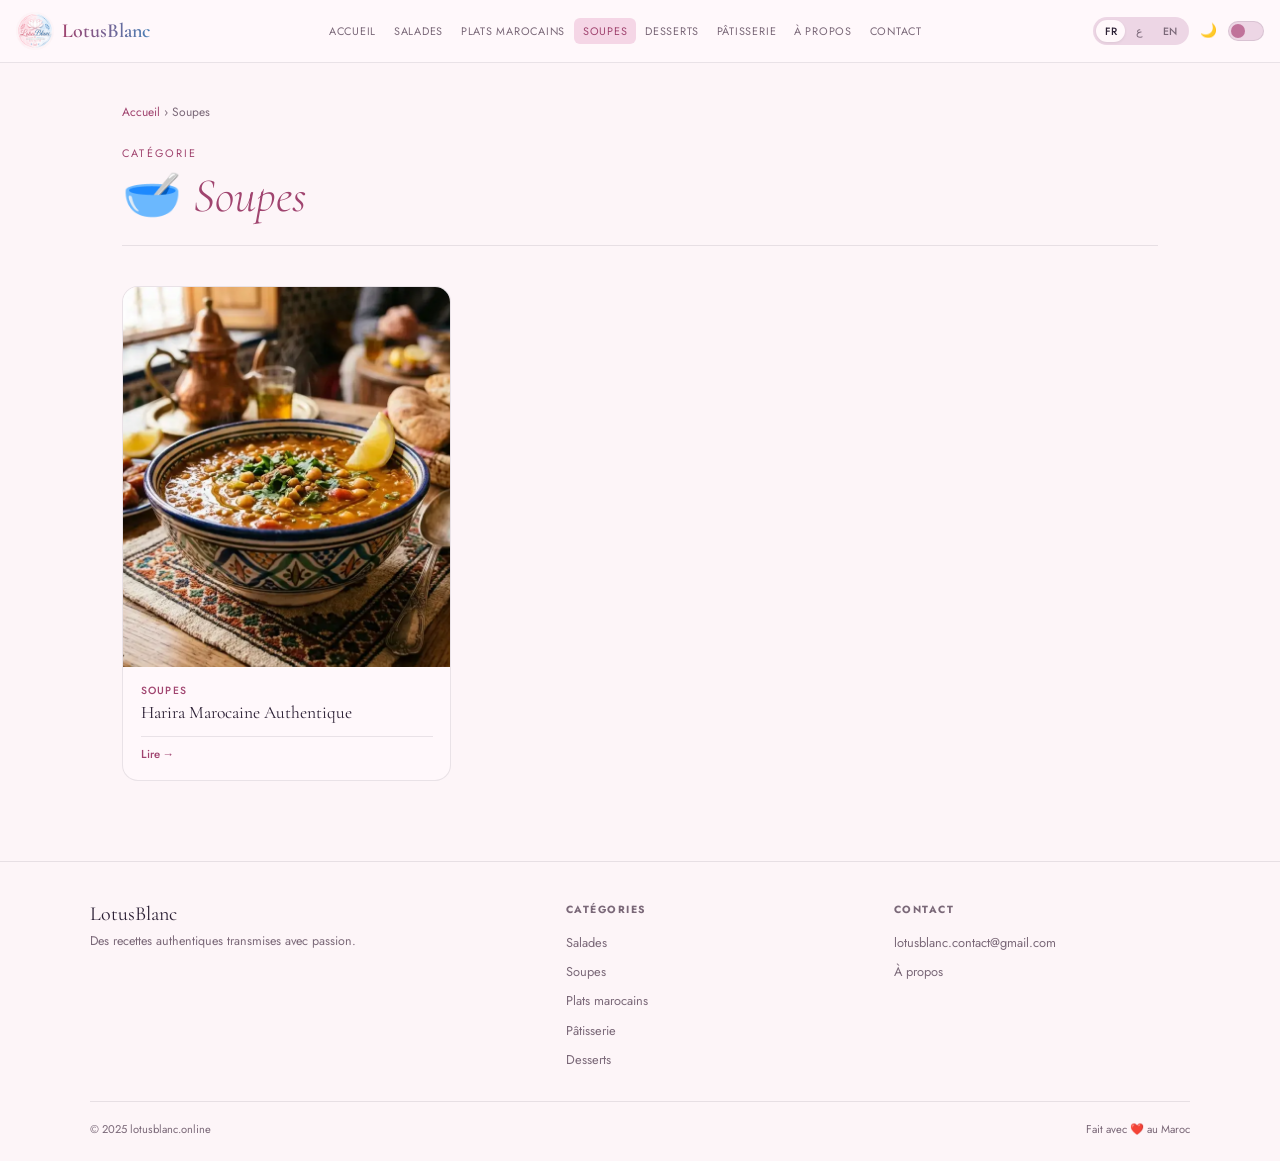
<file: soupes.html>
<!DOCTYPE html>
<html lang="fr" data-theme="light" dir="ltr">
<head>
  <meta charset="UTF-8"/>
<script data-cfasync="false" src="https://cmp.gatekeeperconsent.com/min.js"></script>
<script data-cfasync="false" src="https://the.gatekeeperconsent.com/cmp.min.js"></script>

<script async src="//www.ezojs.com/ezoic/sa.min.js"></script>
<script>
    window.ezstandalone = window.ezstandalone || {};
    ezstandalone.cmd = ezstandalone.cmd || [];
</script>
<script src="//ezoicanalytics.com/analytics.js"></script>
    <script async src="https://pagead2.googlesyndication.com/pagead/js/adsbygoogle.js?client=ca-pub-3397433681970345"
     crossorigin="anonymous"></script>
  <meta name="viewport" content="width=device-width, initial-scale=1.0"/>
  <title>Soupes — Lotus Blanc</title>
  <meta name="google-site-verification" content="aPFOJTKQvkj1MSSjcroBan4xgwFbmGJDCRDD2Rv46A0" />
    <meta name="p:domain_verify" content="af4a4e0e0920bd1a32e67c95ecd6333c"/>

  <style>
@import url('https://fonts.googleapis.com/css2?family=Cormorant+Garamond:ital,wght@0,300;0,400;0,600;1,300;1,400&family=Jost:wght@300;400;500&display=swap');
/* 2. كود الـ Scrollbar (زيدي هاد الجزء هنا) */
::-webkit-scrollbar {
    width: 10px;
}

::-webkit-scrollbar-track {
    background: #FDF5F8; /* استعملت اللون الكريمي مباشرة */
}

::-webkit-scrollbar-thumb {
    background: #F5D6E6; /* لون الـ sage-light الوردي */
    border-radius: 10px;
    border: 2px solid #FDF5F8;
}

::-webkit-scrollbar-thumb:hover {
    background: #C0729A; /* لون الـ sage الوردي ملي كنقيسوه */
}
*,*::before,*::after{box-sizing:border-box;margin:0;padding:0}

:root{--cream:#FDF5F8;--warm-white:#FFF8FB;--card-bg:#FFF8FB;--sage:#C0729A;--sage-light:#F5D6E6;--sage-dark:#A0446F;--gold:#4A7FB5;--gold-light:#C8DDEF;--charcoal:#2C2035;--muted:#7A6878;--border:rgba(44,32,53,0.10);--header-bg:#FFF8FB;--body-bg:#FDF5F8;--toggle-bg:#EDD6E5;}
[data-theme="dark"]{--cream:#1A1520;--warm-white:#221828;--card-bg:#221828;--sage:#C0729A;--sage-light:#4A1F35;--sage-dark:#E090B8;--gold:#6A9FD5;--gold-light:#1A3550;--charcoal:#F5EEF8;--muted:#B09AB8;--border:rgba(245,238,248,0.10);--header-bg:#160F1C;--body-bg:#1A1520;--toggle-bg:#3A2545;}
html{scroll-behavior:smooth}
body{font-family:'Jost',sans-serif;background:var(--body-bg);color:var(--charcoal);min-height:100vh;transition:background .3s,color .3s}

/* HEADER */
header {
    background: var(--header-bg);
    border-bottom: 1px solid var(--border);
    padding: 0 1rem; /* نقصنا شوية من الجناب */
    position: sticky;
    top: 0;
    z-index: 200;
    transition: background .3s;
    width: 100%; /* ضروري باش يعرف قياس الشاشة */
    box-sizing: border-box; /* باش الـ padding ما يخرجش الهيدر لبرة */
}

nav {
    max-width: 100%; /* بدلي 1400px لـ 100% في الموبايل */
    margin: 0 auto;
    display: flex;
    align-items: center;
    height: 62px;
    justify-content: space-between;
}.logo-wrap{display:flex;align-items:center;gap:8px;text-decoration:none;flex-shrink:0;margin-right:.5rem}
.logo-img{width:38px;height:38px;border-radius:50%;object-fit:cover;flex-shrink:0}
.logo-text{font-family:'Cormorant Garamond',serif;font-size:1.25rem;font-weight:600;background:linear-gradient(90deg,#A0446F,#4A7FB5);-webkit-background-clip:text;-webkit-text-fill-color:transparent;background-clip:text;white-space:nowrap}

.nav-links{display:flex;gap:0;list-style:none;flex:1;justify-content:center;flex-wrap:nowrap}
.nav-links li a{font-size:.68rem;font-weight:400;letter-spacing:.07em;text-transform:uppercase;color:var(--muted);text-decoration:none;padding:.32rem .55rem;border-radius:6px;white-space:nowrap;display:block;transition:color .2s,background .2s}
.nav-links li a:hover,.nav-links li a.active-nav{color:var(--sage-dark);background:var(--sage-light)}

.header-right {
    display: flex;
    align-items: center;
    gap: 8px;
    flex-shrink: 0;
    margin-left: auto;
}

.lang-switcher{display:flex;align-items:center;gap:2px;background:var(--toggle-bg);border-radius:50px;padding:3px;flex-shrink:0}
.lang-btn{font-size:.66rem;font-weight:500;padding:.22rem .55rem;border-radius:50px;border:none;background:transparent;color:var(--muted);cursor:pointer;font-family:'Jost',sans-serif;transition:background .2s,color .2s}
.lang-btn.active{background:var(--card-bg);color:var(--charcoal);box-shadow:0 1px 3px rgba(0,0,0,.08)}

.dark-btn{background:none;border:none;cursor:pointer;font-size:.85rem;line-height:1;padding:.2rem;flex-shrink:0}
.toggle{width:36px;height:20px;background:var(--toggle-bg);border-radius:50px;border:1px solid var(--border);cursor:pointer;position:relative;transition:background .3s;flex-shrink:0}
.toggle::after{content:'';position:absolute;top:2px;left:2px;width:14px;height:14px;border-radius:50%;background:var(--sage);transition:transform .3s}
[data-theme="dark"] .toggle::after{transform:translateX(16px)}

/* الـ Hamburger كيكون مخفي في الشاشة الكبيرة */
.hamburger{display:none;flex-direction:column;gap:4px;cursor:pointer;background:none;border:none;padding:5px;border-radius:6px;flex-shrink:0}
.hamburger span{display:block;width:20px;height:2px;background:var(--charcoal);border-radius:2px;transition:all .25s}
.hamburger.open span:nth-child(1){transform:rotate(45deg) translate(4px,4px)}
.hamburger.open span:nth-child(2){opacity:0;transform:scaleX(0)}
.hamburger.open span:nth-child(3){transform:rotate(-45deg) translate(4px,-4px)}

.mobile-menu{display:none;flex-direction:column;background:var(--header-bg);border-top:1px solid var(--border);padding:.4rem 1.2rem .8rem;transition:background .3s}
.mobile-menu.open{display:flex}
.mobile-menu a {
    font-size: .8rem;
    letter-spacing: .08em;
    text-transform: uppercase;
    color: var(--muted);
    text-decoration: none;
    padding: .65rem 0;
    border-bottom: 1px solid var(--border);
    transition: color .2s;
    text-align: right; 
}
.mobile-menu a:last-child{border-bottom:none}
.mobile-menu a:hover{color:var(--charcoal)}

/* الترتيب ديال الموبايل */
@media(max-width:960px) {
    /* 1. تصغير اللوغو باش نخليو البلاصة */
    .logo-text {
        font-size: 1rem !important; /* نقصناه من 1.25 لـ 1.0 */
    }
    .logo-img {
        width: 30px !important; /* صغرنا الصورة شوية */
        height: 30px !important;
    }

    /* 2. إخفاء الروابط القديمة */
    .nav-links { display: none !important; }

    /* 3. جمع اللغات والمنيو في اليمين بلا زحام */
    .header-right {
        display: flex !important;
        align-items: center;
        gap: 5px; /* مسافة صغيرة بزاف */
        margin-left: auto;
        padding-right: 10px; /* باش ما يخرجش المنيو لبرة */
    }

    /* 4. إظهار اللغات والمنيو */
    .lang-switcher { 
        display: flex !important; 
        transform: scale(0.8); /* تصغير أزرار اللغات */
    }

    .hamburger { 
        display: flex !important; 
        margin-left: 2px;
    }
}

/* GENERAL */
.page-wrap{max-width:1100px;margin:0 auto;padding:2.5rem 2rem 5rem}
.breadcrumb{font-size:.75rem;color:var(--muted);margin-bottom:1.5rem}
.breadcrumb a{color:var(--sage-dark);text-decoration:none}
.page-header{margin-bottom:2.5rem;padding-bottom:1.2rem;border-bottom:1px solid var(--border)}
.page-eyebrow{font-size:.68rem;letter-spacing:.2em;text-transform:uppercase;color:var(--sage-dark);margin-bottom:.4rem}
.page-title{font-family:'Cormorant Garamond',serif;font-size:clamp(2rem,5vw,3rem);font-weight:300;color:var(--charcoal)}
.page-title em{font-style:italic;color:var(--sage-dark)}
.section-title{font-family:'Cormorant Garamond',serif;font-size:1.65rem;font-weight:400;color:var(--charcoal)}
.section-eyebrow{font-size:.68rem;letter-spacing:.18em;text-transform:uppercase;color:var(--sage-dark);margin-bottom:.3rem}
.see-all{font-size:.75rem;letter-spacing:.1em;text-transform:uppercase;color:var(--sage-dark);text-decoration:none;font-weight:500}

/* ARTICLES GRID */
.articles-grid {
    display: grid;
    grid-template-columns: repeat(3, 1fr); /* خليه 4 باش يجي مقاد في الـ PC */
    gap: 1.5rem;
}.article-card{background:var(--card-bg);border:1px solid var(--border);border-radius:16px;overflow:hidden;cursor:pointer;transition:transform .2s,border-color .2s,background .3s;text-decoration:none;color:inherit;display:block}
.article-card:hover{transform:translateY(-3px);border-color:var(--sage)}
.art-img{height:380px !important;display:flex;align-items:center;justify-content:center;font-size:3.5rem;overflow:hidden;background:var(--sage-light)}
.art-img img{width:100%;height:100%;object-fit:cover}
.art-body{padding:1rem 1.1rem 1.1rem;display:flex;flex-direction:column;gap:.3rem}
.art-cat{font-size:.65rem;letter-spacing:.12em;text-transform:uppercase;color:var(--sage-dark);font-weight:500}
.art-title{font-family:'Cormorant Garamond',serif;font-size:1.1rem;font-weight:400;color:var(--charcoal);line-height:1.3;flex:1}
.art-lire{font-size:.72rem;color:var(--sage-dark);font-weight:500;margin-top:.4rem;padding-top:.55rem;border-top:1px solid var(--border)}
.art-coming{opacity:.35;cursor:default;pointer-events:none}
.featured-article{grid-row:1/3;grid-column:1}
.featured-article .art-img{height:250px}
.featured-article .art-title{font-size:1.4rem}
.empty-state{text-align:center;padding:4rem 2rem;color:var(--muted);font-size:.9rem;grid-column:1/-1}
.empty-state .empty-icon{font-size:3rem;margin-bottom:1rem;display:block}

/* AD */
.ad-banner-wrap{max-width:1100px;margin:2rem auto 0;padding:0 2rem}
.ad-zone{background:var(--card-bg);border:1px dashed var(--border);border-radius:12px;display:flex;align-items:center;justify-content:center;color:var(--muted);font-size:.72rem;letter-spacing:.08em;text-transform:uppercase;height:90px;width:100%;transition:background .3s}

/* CATEGORIES */
.categories{max-width:1100px;margin:3rem auto;padding:0 2rem}
.cat-grid{display:grid;grid-template-columns:repeat(5,1fr);gap:1rem;margin-top:1.2rem}
.cat-card{background:var(--card-bg);border:1px solid var(--border);border-radius:14px;padding:1.4rem 1rem;text-align:center;cursor:pointer;transition:border-color .2s,transform .2s,background .3s;text-decoration:none;color:inherit;display:block}
.cat-card:hover{border-color:var(--sage);transform:translateY(-2px)}
.cat-icon{font-size:1.9rem;margin-bottom:.45rem;display:block}
.cat-name{font-size:.7rem;letter-spacing:.1em;text-transform:uppercase;color:var(--muted);font-weight:500}

/* HERO */
.hero{background:var(--warm-white);padding:4rem 2rem 3.5rem;text-align:center;border-bottom:1px solid var(--border);position:relative;overflow:hidden;transition:background .3s}
.hero::before{content:'';position:absolute;top:-80px;left:50%;transform:translateX(-50%);width:500px;height:500px;background:radial-gradient(circle,#F5D6E6 0%,#C8DDEF 55%,transparent 75%);opacity:.3;pointer-events:none}
.hero-eyebrow{font-size:.7rem;letter-spacing:.22em;text-transform:uppercase;color:var(--sage-dark);margin-bottom:1rem;display:flex;align-items:center;justify-content:center;gap:10px}
.hero-eyebrow::before,.hero-eyebrow::after{content:'';width:28px;height:1px;background:var(--sage);opacity:.5}
.hero h1{font-family:'Cormorant Garamond',serif;font-size:clamp(2.4rem,6vw,4.2rem);font-weight:300;line-height:1.1;color:var(--charcoal);margin-bottom:1rem}
.hero h1 em{font-style:italic;color:var(--sage-dark)}
.hero>p{font-size:.93rem;color:var(--muted);max-width:460px;margin:0 auto 2rem;line-height:1.7}
.search-wrap{max-width:390px;margin:0 auto;position:relative}
.search-wrap input{width:100%;padding:.78rem 1.2rem .78rem 2.8rem;border:1px solid var(--border);border-radius:50px;background:var(--body-bg);font-family:'Jost',sans-serif;font-size:.87rem;color:var(--charcoal);outline:none;transition:border-color .2s,background .3s}
.search-wrap input:focus{border-color:var(--sage);box-shadow:0 0 0 3px rgba(192,114,154,.12)}
.search-wrap input::placeholder{color:var(--muted)}
.search-icon{position:absolute;left:.9rem;top:50%;transform:translateY(-50%);color:var(--muted)}

/* NEWSLETTER */
.newsletter{background:var(--sage-dark);padding:3.5rem 2rem;text-align:center;margin-top:3rem}
.newsletter h2{font-family:'Cormorant Garamond',serif;font-size:1.9rem;font-weight:300;color:white;margin-bottom:.5rem}
.newsletter p{font-size:.85rem;color:rgba(255,255,255,.65);margin-bottom:1.3rem}
.nl-form{display:flex;gap:.7rem;max-width:380px;margin:0 auto}
.nl-form input{flex:1;padding:.7rem 1.1rem;border:1px solid rgba(255,255,255,.25);border-radius:50px;background:rgba(255,255,255,.1);color:white;font-family:'Jost',sans-serif;font-size:.82rem;outline:none}
.nl-form input::placeholder{color:rgba(255,255,255,.5)}
.nl-form button{padding:.7rem 1.3rem;background:var(--gold);color:white;border:none;border-radius:50px;font-family:'Jost',sans-serif;font-size:.78rem;font-weight:500;letter-spacing:.08em;text-transform:uppercase;cursor:pointer;white-space:nowrap;transition:opacity .2s}
.nl-form button:hover{opacity:.85}

/* RECIPE PAGE */
.recipe-wrap{max-width:880px;margin:0 auto;padding:2rem 2rem 5rem}
.back-btn{display:inline-flex;align-items:center;gap:6px;font-size:.75rem;letter-spacing:.08em;text-transform:uppercase;color:var(--muted);cursor:pointer;border:none;background:none;font-family:'Jost',sans-serif;padding:0;margin-bottom:2rem;transition:color .2s;text-decoration:none}
.back-btn:hover{color:var(--charcoal)}
.recipe-hero{display:grid;grid-template-columns:1fr 1fr;gap:2.5rem;margin-bottom:2.5rem;align-items:center}
.recipe-hero-img{border-radius:18px;overflow:hidden;border:1px solid var(--border);aspect-ratio:1;background:var(--sage-light);display:flex;align-items:center;justify-content:center;font-size:5rem}
.recipe-hero-img img{width:100%;height:100%;object-fit:cover}
.badge{display:inline-block;font-size:.65rem;letter-spacing:.14em;text-transform:uppercase;background:var(--sage-light);color:var(--sage-dark);padding:.26rem .75rem;border-radius:50px;margin-bottom:.75rem;font-weight:500}
.recipe-hero-info h1{font-family:'Cormorant Garamond',serif;font-size:2.1rem;font-weight:400;line-height:1.15;color:var(--charcoal);margin-bottom:.8rem}
.recipe-hero-info>p{font-size:.87rem;color:var(--muted);line-height:1.7;margin-bottom:1.3rem}
.recipe-stats{display:grid;grid-template-columns:repeat(4,1fr);background:var(--card-bg);border:1px solid var(--border);border-radius:13px;padding:.9rem;transition:background .3s}
.stat{text-align:center;padding:.35rem 0}
.stat+.stat{border-left:1px solid var(--border)}
.stat-val{display:block;font-family:'Cormorant Garamond',serif;font-size:1.3rem;color:var(--charcoal);line-height:1.2}
.stat-label{font-size:.6rem;letter-spacing:.1em;text-transform:uppercase;color:var(--muted)}
.recipe-body{display:grid;grid-template-columns:240px 1fr;gap:2.5rem;margin-top:2.5rem}
.ingredients-panel{background:var(--card-bg);border:1px solid var(--border);border-radius:15px;padding:1.3rem;height:fit-content;position:sticky;top:78px;transition:background .3s}
.panel-title{font-family:'Cormorant Garamond',serif;font-size:1.2rem;font-weight:400;color:var(--charcoal);margin-bottom:.8rem;padding-bottom:.6rem;border-bottom:1px solid var(--border)}
.ingredient-list{list-style:none}
.ingredient-item{display:flex;align-items:flex-start;padding:.42rem 0;border-bottom:1px solid var(--border);gap:.4rem;font-size:.82rem;color:var(--charcoal)}
.ingredient-item:last-child{border-bottom:none}
.ingredient-item::before{content:'•';color:var(--sage);flex-shrink:0}
.steps-title{font-family:'Cormorant Garamond',serif;font-size:1.35rem;font-weight:400;color:var(--charcoal);margin-bottom:1.2rem;padding-bottom:.6rem;border-bottom:1px solid var(--border)}
.step{display:flex;gap:1rem;margin-bottom:1.5rem}
.step-num{width:27px;height:27px;border-radius:50%;background:var(--sage);color:white;font-size:.75rem;font-weight:500;display:flex;align-items:center;justify-content:center;flex-shrink:0;margin-top:.1rem}
.step-text{font-size:.85rem;color:var(--muted);line-height:1.75;padding-top:.05rem}
.tips-section{margin-top:1.8rem;padding:1.3rem;background:var(--card-bg);border:1px solid var(--border);border-radius:13px;transition:background .3s}
.tips-section h3{font-family:'Cormorant Garamond',serif;font-size:1.2rem;font-weight:400;color:var(--charcoal);margin-bottom:.8rem}
.tips-section ul{list-style:none}
.tips-section li{font-size:.82rem;color:var(--muted);padding:.35rem 0 .35rem 1rem;position:relative;line-height:1.6}
.tips-section li::before{content:'✦';position:absolute;left:0;color:var(--gold);font-size:.55rem;top:.5rem}

/* ABOUT */
.about-wrap{max-width:860px;margin:0 auto;padding:2rem 2rem 5rem}
.about-hero{display:grid;grid-template-columns:1fr 1.6fr;gap:3rem;align-items:center;margin-bottom:3rem;padding-bottom:3rem;border-bottom:1px solid var(--border)}
.about-img{width:100%;aspect-ratio:1;border-radius:50%;background:linear-gradient(135deg,var(--sage-light),var(--gold-light));display:flex;align-items:center;justify-content:center;font-size:5rem;border:3px solid var(--border);position:relative}
.about-img-badge{position:absolute;bottom:8px;right:8px;background:var(--sage-dark);color:white;font-size:.65rem;letter-spacing:.1em;text-transform:uppercase;padding:.32rem .7rem;border-radius:50px;font-weight:500}
.about-intro h1{font-family:'Cormorant Garamond',serif;font-size:2.4rem;font-weight:300;line-height:1.15;color:var(--charcoal);margin-bottom:.9rem}
.about-intro h1 em{font-style:italic;color:var(--sage-dark)}
.about-intro>p{font-size:.88rem;color:var(--muted);line-height:1.8;margin-bottom:.8rem}
.about-stats{display:flex;gap:2rem;margin-top:1.2rem}
.about-stat-num{display:block;font-family:'Cormorant Garamond',serif;font-size:2rem;font-weight:400;color:var(--sage-dark);line-height:1}
.about-stat-label{font-size:.68rem;letter-spacing:.1em;text-transform:uppercase;color:var(--muted)}
.about-section{margin-bottom:2.5rem}
.about-section-title{font-family:'Cormorant Garamond',serif;font-size:1.65rem;font-weight:400;color:var(--charcoal);margin-bottom:.9rem;padding-bottom:.55rem;border-bottom:1px solid var(--border)}
.about-section p{font-size:.88rem;color:var(--muted);line-height:1.85;margin-bottom:.8rem}
.values-grid{display:grid;grid-template-columns:repeat(3,1fr);gap:1rem;margin-top:1.2rem}
.value-card{background:var(--card-bg);border:1px solid var(--border);border-radius:13px;padding:1.3rem 1rem;text-align:center;transition:background .3s}
.value-icon{font-size:1.8rem;margin-bottom:.5rem;display:block}
.value-title{font-family:'Cormorant Garamond',serif;font-size:1rem;font-weight:400;color:var(--charcoal);margin-bottom:.3rem}
.value-desc{font-size:.75rem;color:var(--muted);line-height:1.5}
.contact-box{background:var(--card-bg);border:1px solid var(--border);border-radius:15px;padding:1.8rem;text-align:center;transition:background .3s}
.contact-box h3{font-family:'Cormorant Garamond',serif;font-size:1.45rem;font-weight:400;color:var(--charcoal);margin-bottom:.4rem}
.contact-box p{font-size:.85rem;color:var(--muted);margin-bottom:1.2rem}
.contact-link{display:inline-flex;align-items:center;gap:.5rem;padding:.6rem 1.3rem;border:1px solid var(--border);border-radius:50px;font-size:.8rem;color:var(--charcoal);text-decoration:none;background:var(--body-bg);transition:border-color .2s,background .2s}
.contact-link:hover{border-color:var(--sage);background:var(--sage-light);color:var(--sage-dark)}

/* FOOTER - النسخة المتوافقة مع الـ Dark Mode */
footer {
    background: var(--body-bg); /* غيتبع لون الموقع (أبيض في العادي، غامق في الدارك) */
    padding: 2.5rem 2rem 1.5rem;
    margin-top: auto;
    border-top: 1px solid var(--border);
    transition: background .3s, border-color .3s;
}

.footer-inner {
    max-width: 1100px;
    margin: 0 auto;
    display: grid;
    grid-template-columns: 1.5fr 1fr 1fr;
    gap: 2rem;
    padding-bottom: 1.5rem;
    border-bottom: 1px solid var(--border);
}

.footer-brand-name {
    font-family: 'Cormorant Garamond', serif;
    font-size: 1.25rem;
    color: var(--charcoal); /* اللون الأساسي للنصوص عندك */
    display: block;
    margin-bottom: .4rem;
}

.footer-brand p {
    font-size: .78rem;
    color: var(--muted); /* اللون الباهت للنصوص */
    line-height: 1.6;
}

.footer-col h4 {
    font-size: .65rem;
    letter-spacing: .14em;
    text-transform: uppercase;
    color: var(--muted);
    margin-bottom: .8rem;
}

.footer-col ul {
    list-style: none;
    padding: 0;
}

.footer-col li {
    margin-bottom: .4rem;
}

.footer-col a {
    font-size: .8rem;
    color: var(--muted);
    text-decoration: none;
    transition: color .2s;
}

.footer-col a:hover {
    color: var(--sage-dark); /* لون الهوية عند التمرير */
}

.footer-bottom {
    max-width: 1100px;
    margin: 1.2rem auto 0;
    display: flex;
    justify-content: space-between;
    font-size: .7rem;
    color: var(--muted);
}

/* تعديل للموبايل باش يجي مقاد */
@media (max-width: 768px) {
    .footer-inner {
        grid-template-columns: 1fr;
        gap: 1.5rem;
        text-align: center;
    }
    .footer-bottom {
        flex-direction: column;
        gap: 10px;
        text-align: center;
    }
}
/* RESPONSIVE */
@media(max-width:800px){
  .recipe-hero{grid-template-columns:1fr}
  .recipe-body{grid-template-columns:1fr}
  .ingredients-panel{position:static}
  .recipe-stats{grid-template-columns:repeat(2,1fr)}
  .about-hero{grid-template-columns:1fr}
  .values-grid{grid-template-columns:1fr 1fr}
  .cat-grid{grid-template-columns:repeat(3,1fr)}
  .footer-inner{grid-template-columns:1fr}
  .footer-bottom{flex-direction:column;gap:.4rem;text-align:center}
  .nl-form{flex-direction:column}
  .articles-grid{grid-template-columns:1fr 1fr}
  .featured-article{grid-row:auto;grid-column:1/3}
}
@media(max-width:500px){
  .articles-grid{grid-template-columns:1fr}
  .featured-article{grid-column:1}
  .cat-grid{grid-template-columns:repeat(2,1fr)}
}
    /* BACK TO TOP BUTTON STYLE */
#backToTop {
    position: fixed;
    bottom: 25px;
    left: 50%;
    transform: translateX(-50%);
    background: var(--sage);
    color: white;
    border: 1px solid var(--border);
    width: 45px;
    height: 45px;
    border-radius: 50%;
    font-size: 20px;
    cursor: pointer;
    box-shadow: 0 4px 10px rgba(0, 0, 0, 0.1);
    z-index: 999;
    /* هادي هي اللي غاتخليه مخفي ف الأول */
    display: none; 
    align-items: center;
    justify-content: center;
    transition: background 0.3s, transform 0.3s;
}

#backToTop:hover {
    background: var(--sage-dark);
    transform: translateX(-50%) translateY(-3px);
}

[data-theme="dark"] #backToTop {
    background: var(--sage-light);
    color: var(--body-bg);
}
[data-theme="dark"] #backToTop:hover {
    background: var(--sage);
}
</style>
</head>
<body>
<header>
  <nav>
    <a class="logo-wrap" href="index.html">
      <img src="photos/logo.png" alt="Lotus Blanc" class="logo-img"/>
      <span class="logo-text">LotusBlanc</span>
    </a>
    <ul class="nav-links"><li><a href="index.html" data-fr="Accueil" data-ar="الرئيسية" data-en="Home">Accueil</a></li><li><a href="salades.html" data-fr="Salades" data-ar="سلطات" data-en="Salads">Salades</a></li><li><a href="plats-marocains.html" data-fr="Plats marocains" data-ar="أطباق مغربية" data-en="Moroccan">Plats marocains</a></li><li><a href="soupes.html" class="active-nav" data-fr="Soupes" data-ar="شوربات" data-en="Soups">Soupes</a></li><li><a href="desserts.html" data-fr="Desserts" data-ar="تحلية" data-en="Desserts">Desserts</a></li><li><a href="patisserie.html" data-fr="Pâtisserie" data-ar="حلويات" data-en="Pastry">Pâtisserie</a></li><li><a href="about.html" data-fr="À propos" data-ar="من نحن" data-en="About">À propos</a></li><li><a href="mailto:lotusblanc.contact@gmail.com" data-fr="Contact" data-ar="تواصل" data-en="Contact">Contact</a></li></ul>
    <div class="header-right">
      <div class="lang-switcher">
        <button class="lang-btn active" onclick="setLang('fr')">FR</button>
        <button class="lang-btn" onclick="setLang('ar')">ع</button>
        <button class="lang-btn" onclick="setLang('en')">EN</button>
      </div>
      <span id="toggle-icon" class="dark-btn" onclick="toggleTheme()">🌙</span>
      <div class="toggle" onclick="toggleTheme()"></div>
      <button class="hamburger" id="hamburger" onclick="toggleMenu()">
        <span></span><span></span><span></span>
      </button>
    </div>
  </nav>
  <div class="mobile-menu" id="mobile-menu"><a href="index.html" data-fr="Accueil" data-ar="الرئيسية" data-en="Home">Accueil</a><a href="salades.html" data-fr="Salades" data-ar="سلطات" data-en="Salads">Salades</a><a href="plats-marocains.html" data-fr="Plats marocains" data-ar="أطباق مغربية" data-en="Moroccan">Plats marocains</a><a href="soupes.html" data-fr="Soupes" data-ar="شوربات" data-en="Soups">Soupes</a><a href="desserts.html" data-fr="Desserts" data-ar="تحلية" data-en="Desserts">Desserts</a><a href="patisserie.html" data-fr="Pâtisserie" data-ar="حلويات" data-en="Pastry">Pâtisserie</a><a href="about.html" data-fr="À propos" data-ar="من نحن" data-en="About">À propos</a><a href="mailto:lotusblanc.contact@gmail.com" data-fr="Contact" data-ar="تواصل" data-en="Contact">Contact</a></div>
</header>

<div class="page-wrap">
  <p class="breadcrumb"><a href="index.html" data-fr="Accueil" data-ar="الرئيسية" data-en="Home">Accueil</a> › <span data-fr="Soupes" data-ar="شوربات" data-en="Soups">Soupes</span></p>
  <div class="page-header">
    <p class="page-eyebrow" data-fr="Catégorie" data-ar="فئة" data-en="Category">Catégorie</p>
    <h1 class="page-title">🥣 <em data-fr="Soupes" data-ar="شوربات" data-en="Soups">Soupes</em></h1>
  </div>
  <div class="articles-grid" id="articles-grid">
    <div class="empty-state"><span class="empty-icon">🥣</span><p data-fr="Chargement..." data-ar="جاري التحميل..." data-en="Loading...">Chargement...</p></div>
  </div>
</div>

<footer>
  <div class="footer-inner">
    <div class="footer-brand">
      <span class="footer-brand-name">LotusBlanc</span>
      <p data-fr="Des recettes authentiques transmises avec passion." data-ar="وصفات أصيلة تنقل بشغف." data-en="Authentic recipes shared with passion.">Des recettes authentiques transmises avec passion.</p>
    </div>
    <div class="footer-col">
      <h4 data-fr="Catégories" data-ar="الفئات" data-en="Categories">Catégories</h4>
      <ul>
        <li><a href="salades.html" data-fr="Salades" data-ar="سلطات" data-en="Salads">Salades</a></li>
        <li><a href="soupes.html" data-fr="Soupes" data-ar="شوربات" data-en="Soups">Soupes</a></li>
        <li><a href="plats-marocains.html" data-fr="Plats marocains" data-ar="أطباق مغربية" data-en="Moroccan">Plats marocains</a></li>
        <li><a href="patisserie.html" data-fr="Pâtisserie" data-ar="حلويات" data-en="Pastry">Pâtisserie</a></li>
        <li><a href="desserts.html" data-fr="Desserts" data-ar="تحلية" data-en="Desserts">Desserts</a></li>
      </ul>
    </div>
    <div class="footer-col">
      <h4>Contact</h4>
      <ul>
        <li><a href="mailto:lotusblanc.contact@gmail.com">lotusblanc.contact@gmail.com</a></li>
        <li><a href="about.html" data-fr="À propos" data-ar="من نحن" data-en="About">À propos</a></li>
           </ul>
    </div>
  </div>
  <div class="footer-bottom">
    <p>© 2025 lotusblanc.online</p>
    <p data-fr="Fait avec ❤️ au Maroc" data-ar="صنع بـ ❤️ في المغرب" data-en="Made with ❤️ in Morocco">Fait avec ❤️ au Maroc</p>
  </div>
</footer>
<script>
var currentLang = localStorage.getItem('lb-lang') || 'fr';

function toggleTheme() {
  var html = document.documentElement;
  var isDark = html.getAttribute('data-theme') === 'dark';
  html.setAttribute('data-theme', isDark ? 'light' : 'dark');
  var ti = document.getElementById('toggle-icon');
  if (ti) ti.textContent = isDark ? '🌙' : '☀️';
  localStorage.setItem('lb-theme', isDark ? 'light' : 'dark');
}

function setLang(lang) {
  currentLang = lang;
  localStorage.setItem('lb-lang', lang);
  document.querySelectorAll('.lang-btn').forEach(function(btn) {
    var map = {fr:'FR', ar:'ع', en:'EN'};
    btn.classList.toggle('active', btn.textContent.trim() === map[lang]);
  });
  document.documentElement.setAttribute('dir', lang === 'ar' ? 'rtl' : 'ltr');
  document.querySelectorAll('[data-fr]').forEach(function(el) {
    var val = el.getAttribute('data-' + lang) || el.getAttribute('data-fr');
    if (!val) return;
    if (el.tagName === 'INPUT' || el.tagName === 'TEXTAREA') el.placeholder = val;
    else el.textContent = val;
  });
  document.querySelectorAll('[data-placeholder-fr]').forEach(function(el) {
    el.placeholder = el.getAttribute('data-placeholder-' + lang) || el.getAttribute('data-placeholder-fr');
  });
  if (typeof onLangChange === 'function') onLangChange(lang);
}

function toggleMenu() {
  var menu = document.getElementById('mobile-menu');
  var btn = document.getElementById('hamburger');
  if (menu) menu.classList.toggle('open');
  if (btn) btn.classList.toggle('open');
}

window.addEventListener('DOMContentLoaded', function() {
  if (localStorage.getItem('lb-theme') === 'dark') {
    document.documentElement.setAttribute('data-theme', 'dark');
    var ti = document.getElementById('toggle-icon');
    if (ti) ti.textContent = '☀️';
  }
  if (currentLang !== 'fr') setLang(currentLang);
});

var CAT_ID = 'soupes';
var CAT_LABELS = {fr:'Soupes', ar:'شوربات', en:'Soups'};
var CAT_ICON = '🥣';

function renderArticles() {
  var grid = document.getElementById('articles-grid');
  if (!grid) return;

  fetch('articles.json?v=' + Date.now())
    .then(r => r.json())
    .then(data => {
      var articles = data[CAT_ID] || []; // كيقرا نيشان من الصنف فـ JSON

      if (articles.length === 0) {
        grid.innerHTML = '<div class="empty-state"><span class="empty-icon">' + CAT_ICON + '</span><p>Bientôt disponible...</p></div>';
        return;
      }

      var lire = {fr:'Lire →', ar:'اقرأ →', en:'Read →'};
      grid.innerHTML = articles.map(function(a) {
        var titre = a['titre_' + currentLang] || a.titre_fr;
        // هنا ديما كيقرا من مسار الصورة اللي فـ JSON
        var photoHtml = a.photo ? '<img src="' + a.photo + '" alt="' + titre + '">' : CAT_ICON;

        return '<a class="article-card" href="recette.html?cat=' + CAT_ID + '&id=' + a.id + '">' +
          '<div class="art-img">' + photoHtml + '</div>' +
          '<div class="art-body">' +
          '<span class="art-cat">' + (a['cat_'+currentLang] || CAT_LABELS[currentLang]) + '</span>' +
          '<h3 class="art-title">' + titre + '</h3>' +
          '<span class="art-lire">' + (lire[currentLang]||'Lire →') + '</span>' +
          '</div></a>';
      }).join('');
    });
}
   
 function onLangChange() { renderArticles(); }
window.addEventListener('DOMContentLoaded', renderArticles);
  window.addEventListener('scroll', function() {
    var backToTopButton = document.getElementById('backToTop');
    if (window.scrollY > 300) {
        backToTopButton.style.display = 'flex';
    } else {
        backToTopButton.style.display = 'none';
    }
});

// كود الضغطة باش يطلع لفوق
document.getElementById('backToTop').addEventListener('click', function() {
    window.scrollTo({ top: 0, behavior: 'smooth' });
});
</script>
  <!-- الزر كيكون هو اللخر قبل ما نسدو الـ body -->
    <button id="backToTop" title="العودة للأعلى">↑</button>

    <!-- السكربت ضروري يكون هو آخر حاجة -->
    <script src="script.js"></script>
</body>
</html>
</file>
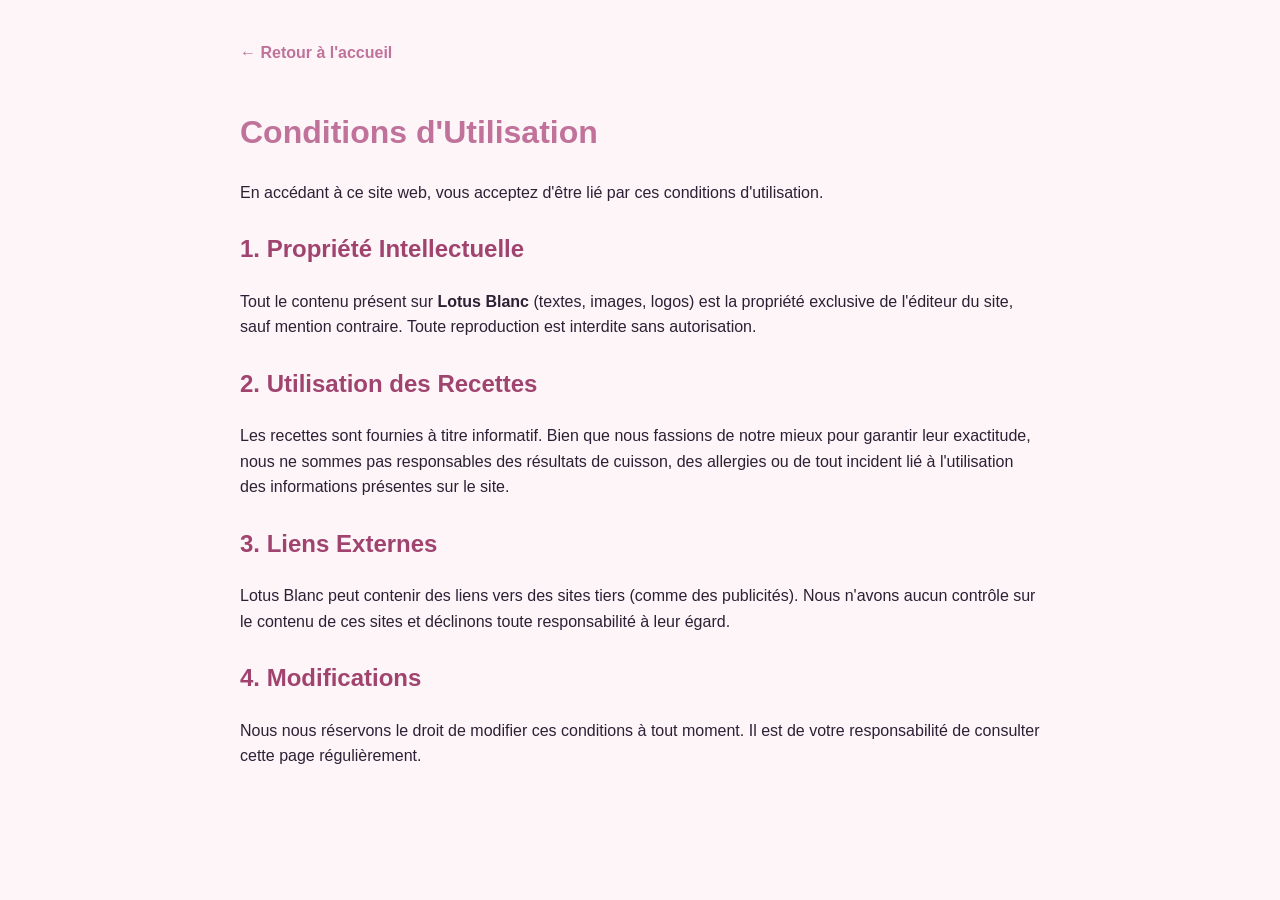
<file: terms.html>
<!DOCTYPE html>
<html lang="fr">
<head>
    <meta charset="UTF-8">
    <meta name="viewport" content="width=device-width, initial-scale=1.0">
<script data-cfasync="false" src="https://cmp.gatekeeperconsent.com/min.js"></script>
<script data-cfasync="false" src="https://the.gatekeeperconsent.com/cmp.min.js"></script>

<script async src="//www.ezojs.com/ezoic/sa.min.js"></script>
<script>
    window.ezstandalone = window.ezstandalone || {};
    ezstandalone.cmd = ezstandalone.cmd || [];
</script>
<script src="//ezoicanalytics.com/analytics.js"></script>
    <title>Conditions d'Utilisation — Lotus Blanc</title>
   <style>
       /* 2. كود الـ Scrollbar (زيدي هاد الجزء هنا) */
::-webkit-scrollbar {
    width: 10px;
}

::-webkit-scrollbar-track {
    background: #FDF5F8; /* استعملت اللون الكريمي مباشرة */
}

::-webkit-scrollbar-thumb {
    background: #F5D6E6; /* لون الـ sage-light الوردي */
    border-radius: 10px;
    border: 2px solid #FDF5F8;
}

::-webkit-scrollbar-thumb:hover {
    background: #C0729A; /* لون الـ sage الوردي ملي كنقيسوه */
}

        body { font-family: 'Jost', sans-serif; line-height: 1.6; color: #2C2035; padding: 40px; max-width: 800px; margin: auto; background: #FDF5F8; }
        h1 { color: #C0729A; }
        h2 { color: #A0446F; margin-top: 25px; }
        .back-home { display: inline-block; margin-bottom: 20px; color: #C0729A; text-decoration: none; font-weight: bold; }
       /* BACK TO TOP BUTTON STYLE */
#backToTop {
    position: fixed;
    bottom: 25px;
    left: 50%;
    transform: translateX(-50%);
    background: var(--sage);
    color: white;
    border: 1px solid var(--border);
    width: 45px;
    height: 45px;
    border-radius: 50%;
    font-size: 20px;
    cursor: pointer;
    box-shadow: 0 4px 10px rgba(0, 0, 0, 0.1);
    z-index: 999;
    /* هادي هي اللي غاتخليه مخفي ف الأول */
    display: none; 
    align-items: center;
    justify-content: center;
    transition: background 0.3s, transform 0.3s;
}

#backToTop:hover {
    background: var(--sage-dark);
    transform: translateX(-50%) translateY(-3px);
}

[data-theme="dark"] #backToTop {
    background: var(--sage-light);
    color: var(--body-bg);
}
[data-theme="dark"] #backToTop:hover {
    background: var(--sage);
}
    </style>
</head>
<body>
    <a href="index.html" class="back-home">← Retour à l'accueil</a>
    <h1>Conditions d'Utilisation</h1>
    <p>En accédant à ce site web, vous acceptez d'être lié par ces conditions d'utilisation.</p>

    <h2>1. Propriété Intellectuelle</h2>
    <p>Tout le contenu présent sur <strong>Lotus Blanc</strong> (textes, images, logos) est la propriété exclusive de l'éditeur du site, sauf mention contraire. Toute reproduction est interdite sans autorisation.</p>

    <h2>2. Utilisation des Recettes</h2>
    <p>Les recettes sont fournies à titre informatif. Bien que nous fassions de notre mieux pour garantir leur exactitude, nous ne sommes pas responsables des résultats de cuisson, des allergies ou de tout incident lié à l'utilisation des informations présentes sur le site.</p>

    <h2>3. Liens Externes</h2>
    <p>Lotus Blanc peut contenir des liens vers des sites tiers (comme des publicités). Nous n'avons aucun contrôle sur le contenu de ces sites et déclinons toute responsabilité à leur égard.</p>

    <h2>4. Modifications</h2>
    <p>Nous nous réservons le droit de modifier ces conditions à tout moment. Il est de votre responsabilité de consulter cette page régulièrement.</p>
<script>
    window.addEventListener('scroll', function() {
    var backToTopButton = document.getElementById('backToTop');
    if (window.scrollY > 300) {
        backToTopButton.style.opacity = '1';
        backToTopButton.style.pointer-events = 'auto';
    } else {
        backToTopButton.style.opacity = '0';
        backToTopButton.style.pointer-events = 'none';
    }
});

// الكود ديال الضغطة اللي ديجا عندك
document.getElementById('backToTop').addEventListener('click', function() {
    window.scrollTo({ top: 0, behavior: 'smooth' });
});
</script>
<!-- الزر كيكون هو اللخر قبل ما نسدو الـ body -->
    <button id="backToTop" title="العودة للأعلى">↑</button>

    <!-- السكربت ضروري يكون هو آخر حاجة -->
    <script src="script.js"></script>
</body>
</html>
</file>
